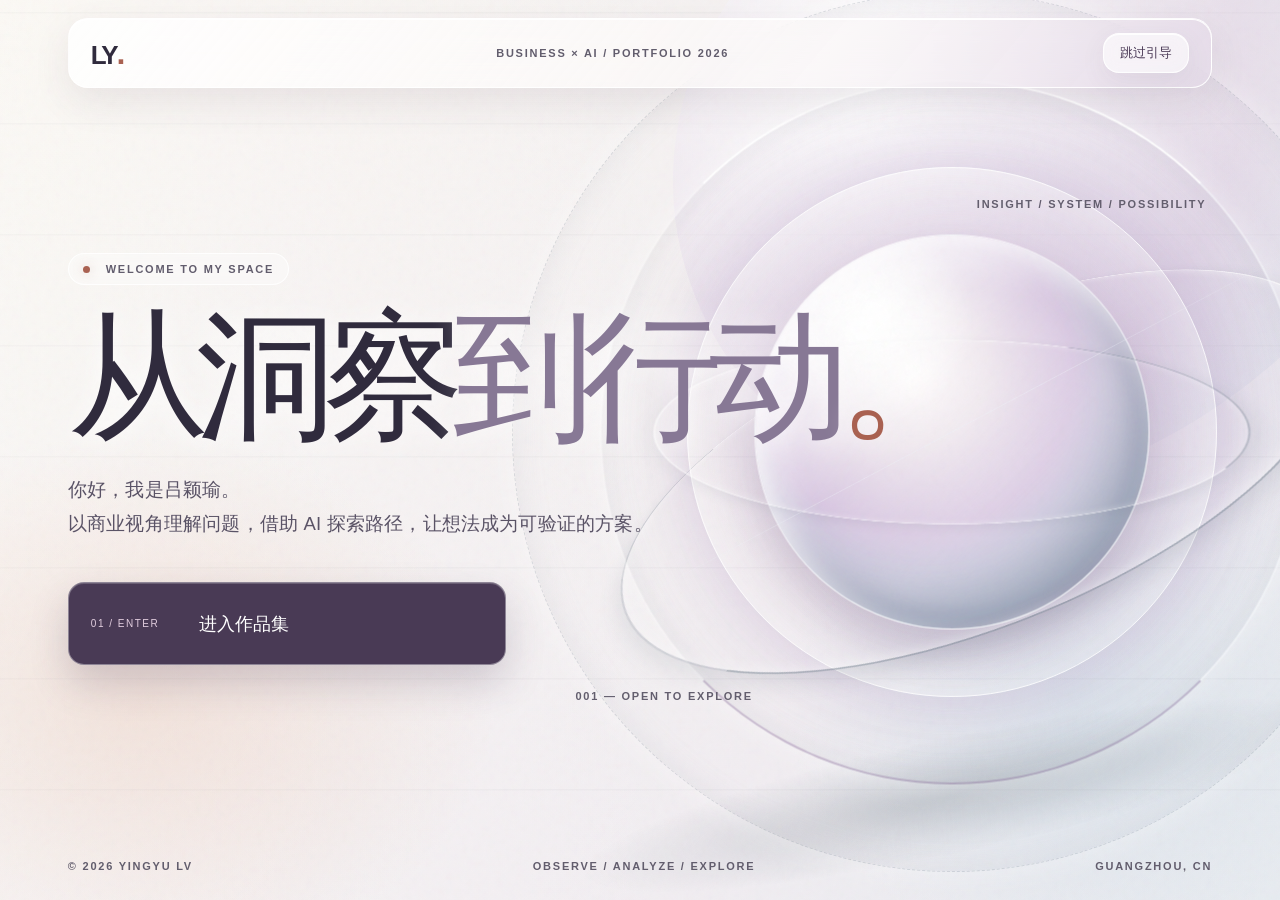
<file: index.html>
<!doctype html>
<html lang="zh-CN">
<head>
  <meta charset="utf-8">
  <meta name="viewport" content="width=device-width, initial-scale=1">
  <meta name="theme-color" content="#faf7f2">
  <meta name="description" content="吕颖瑜的个人网站。以商业学科训练为基础，结合跨学科视角与 AI 应用，探索真实问题的可行解法。">
  <title>吕颖瑜 · 商业 × AI × 跨学科实践</title>
  <link rel="stylesheet" href="styles.css">
  <link rel="stylesheet" href="liquid.css">
  <link rel="stylesheet" href="visual-refresh.css">
</head>
<body class="gateway-page">
  <main class="gateway" id="gateway">
    <div class="gateway-grain" aria-hidden="true"></div>
    <header class="gateway-top wrap">
      <a class="brand" href="index.html" aria-label="吕颖瑜，返回入口">LY<span class="brand-mark">.</span></a>
      <span class="eyebrow gateway-top-note">BUSINESS × AI / PORTFOLIO 2026</span>
      <a class="gateway-top-link" href="portfolio.html">跳过引导</a>
    </header>

    <div class="gateway-art" aria-hidden="true">
      <div class="gateway-halo halo-outer"></div>
      <div class="gateway-halo halo-mid"></div>
      <div class="gateway-halo halo-inner"></div>
      <div class="gateway-core"></div>
      <div class="gateway-scan"></div>
      <span class="art-label art-label-top">INSIGHT / SYSTEM / POSSIBILITY</span>
      <span class="art-label art-label-bottom">001 — OPEN TO EXPLORE</span>
    </div>

    <section class="gateway-content wrap" aria-labelledby="gateway-title">
      <p class="eyebrow gateway-kicker"><span class="live-dot"></span> WELCOME TO MY SPACE</p>
      <h1 id="gateway-title">从洞察<span>到行动</span><em>。</em></h1>
      <p class="gateway-intro">你好，我是吕颖瑜。<br>以商业视角理解问题，借助 AI 探索路径，让想法成为可验证的方案。</p>
      <a class="enter-button" href="portfolio.html">
        <span class="enter-index">01 / ENTER</span>
        <span class="enter-text">进入作品集</span>
      </a>
    </section>

    <footer class="gateway-bottom wrap">
      <span>© 2026 YINGYU LV</span>
      <span>OBSERVE / ANALYZE / EXPLORE</span>
      <span>GUANGZHOU, CN</span>
    </footer>
  </main>
  <script src="main.js" defer></script>
</body>
</html>
</file>
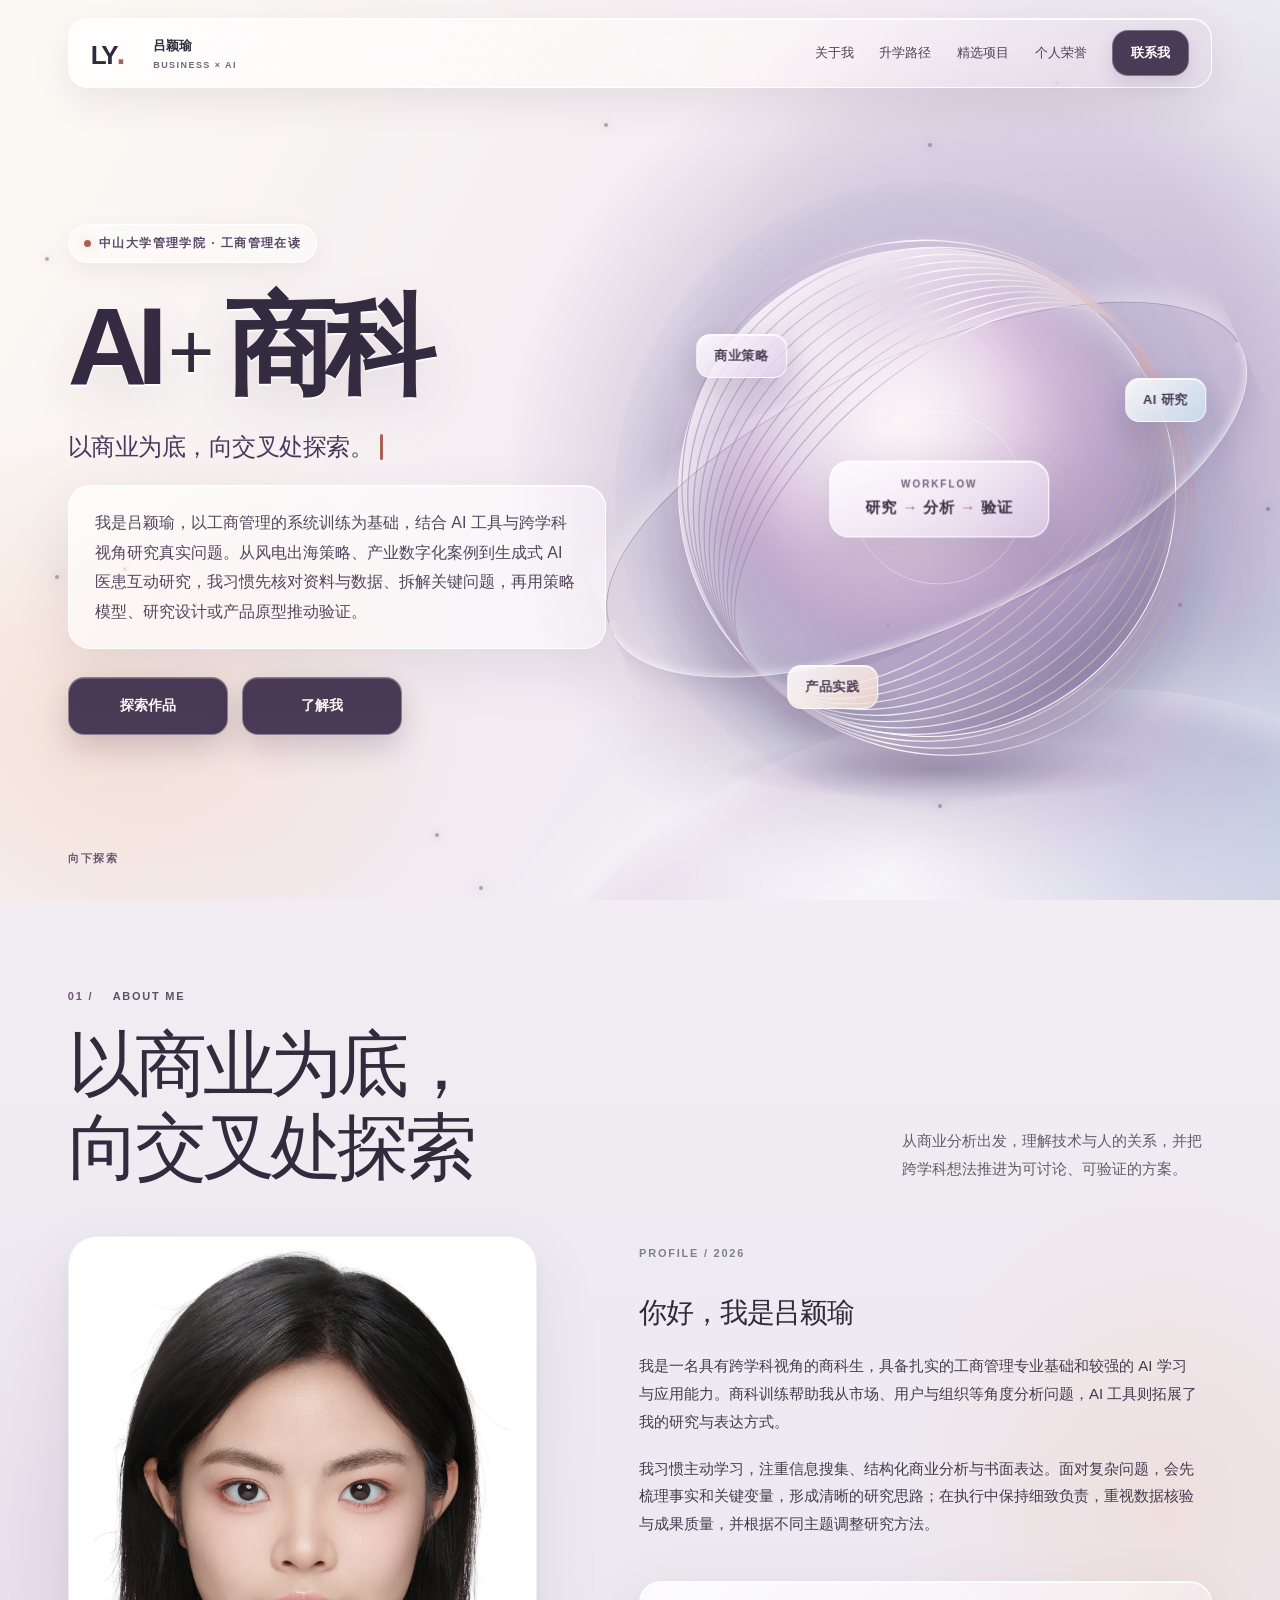
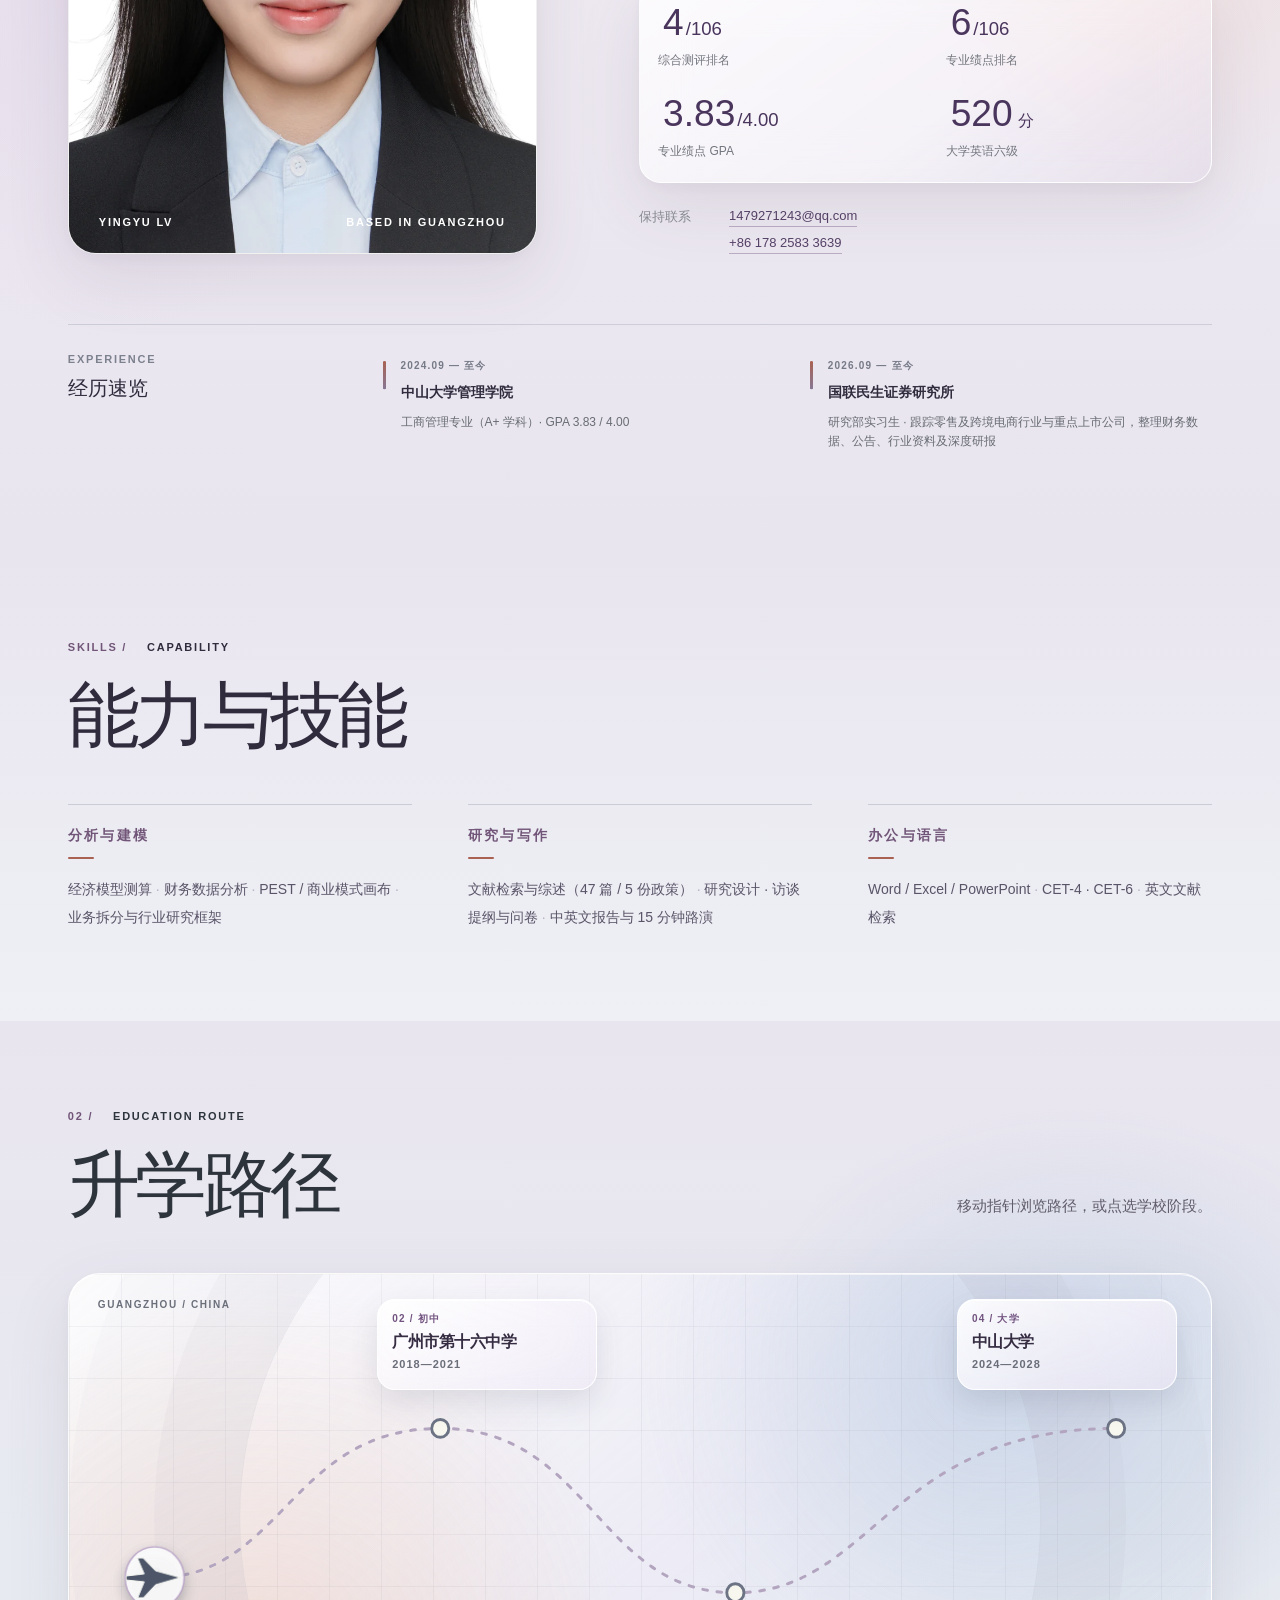
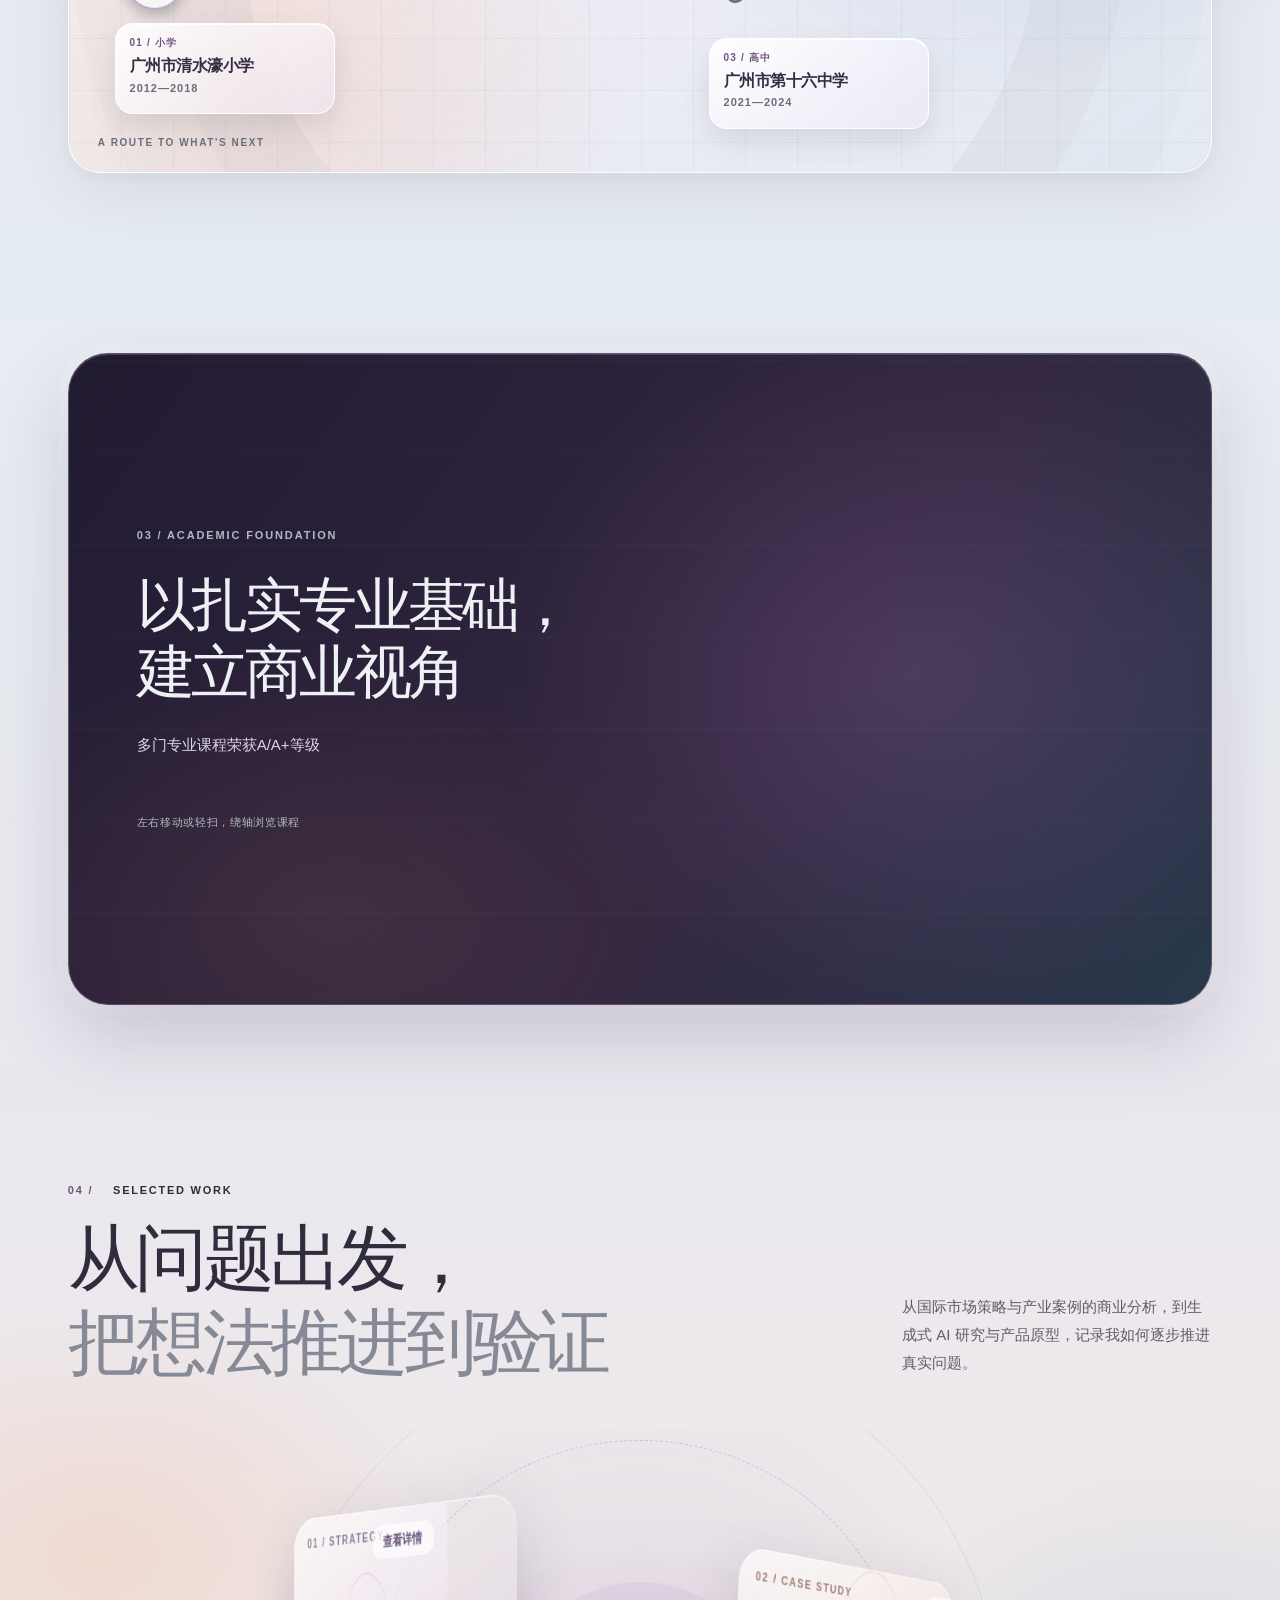
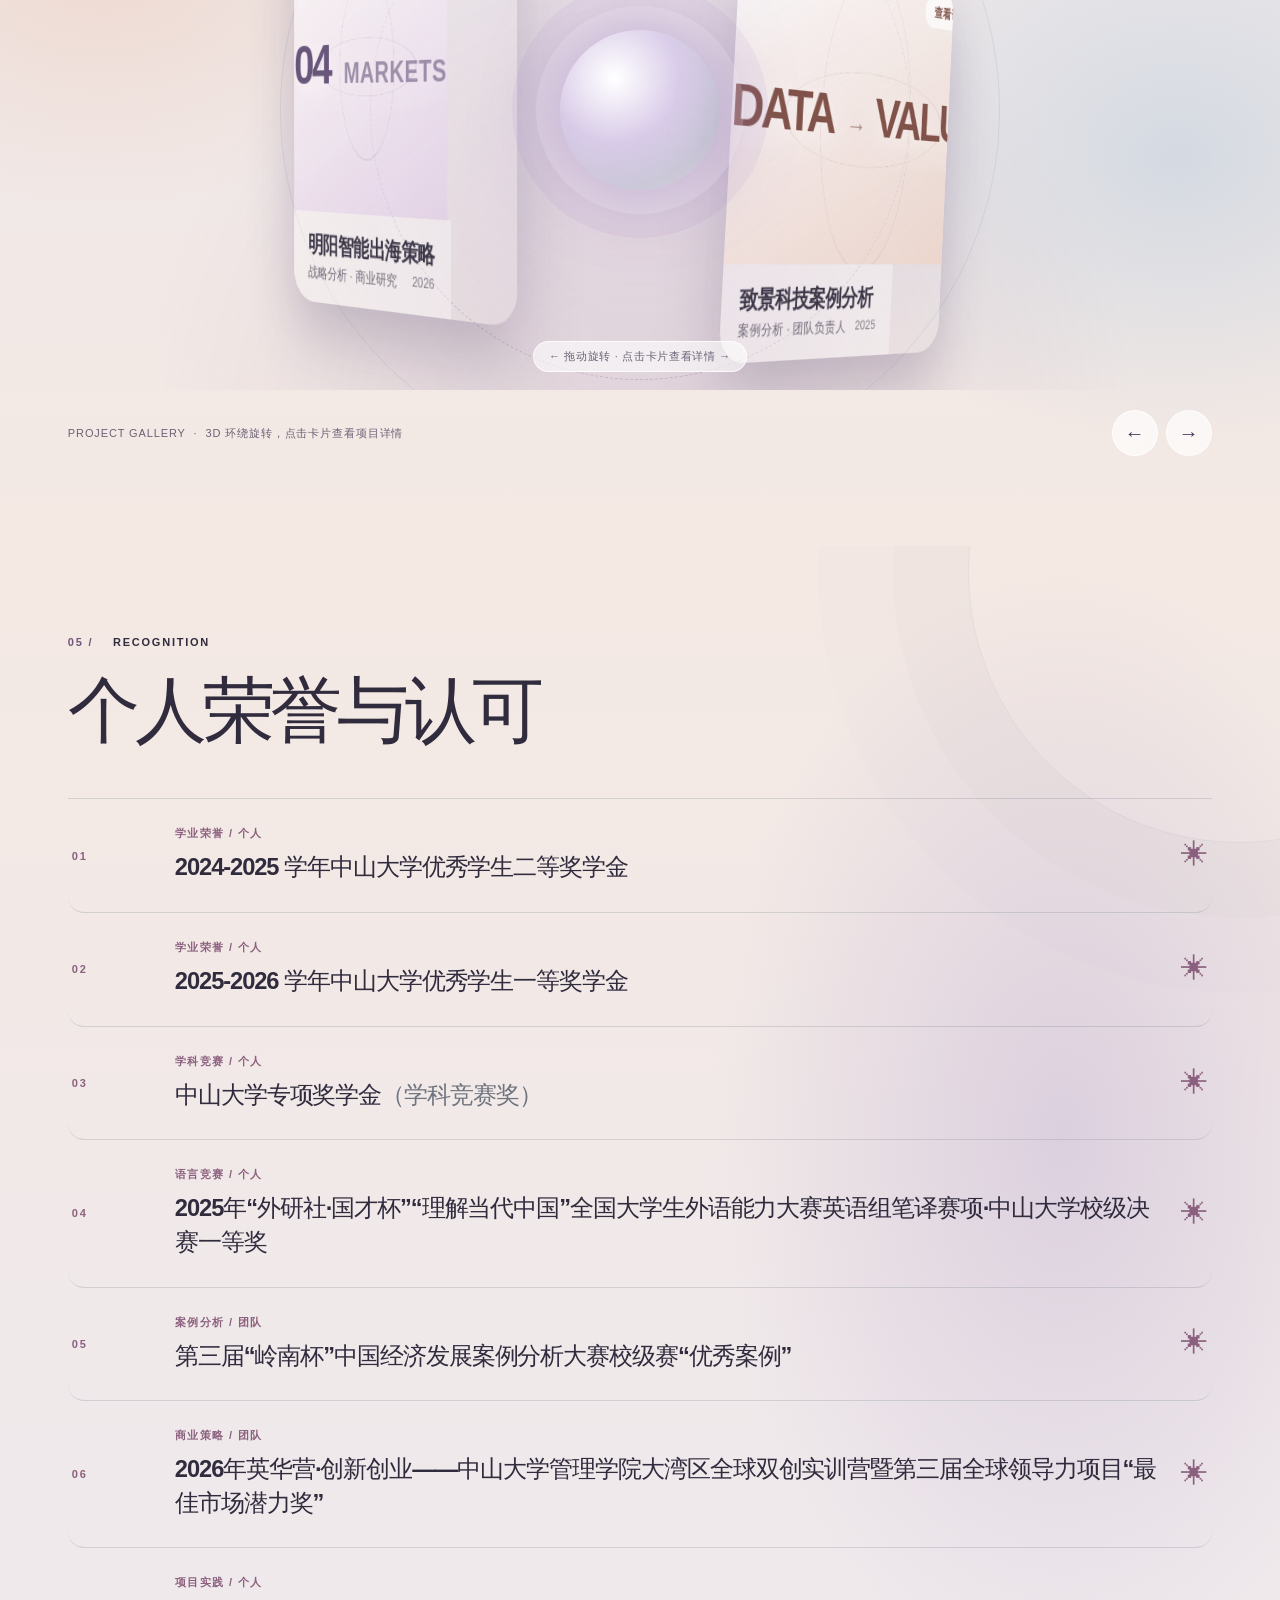
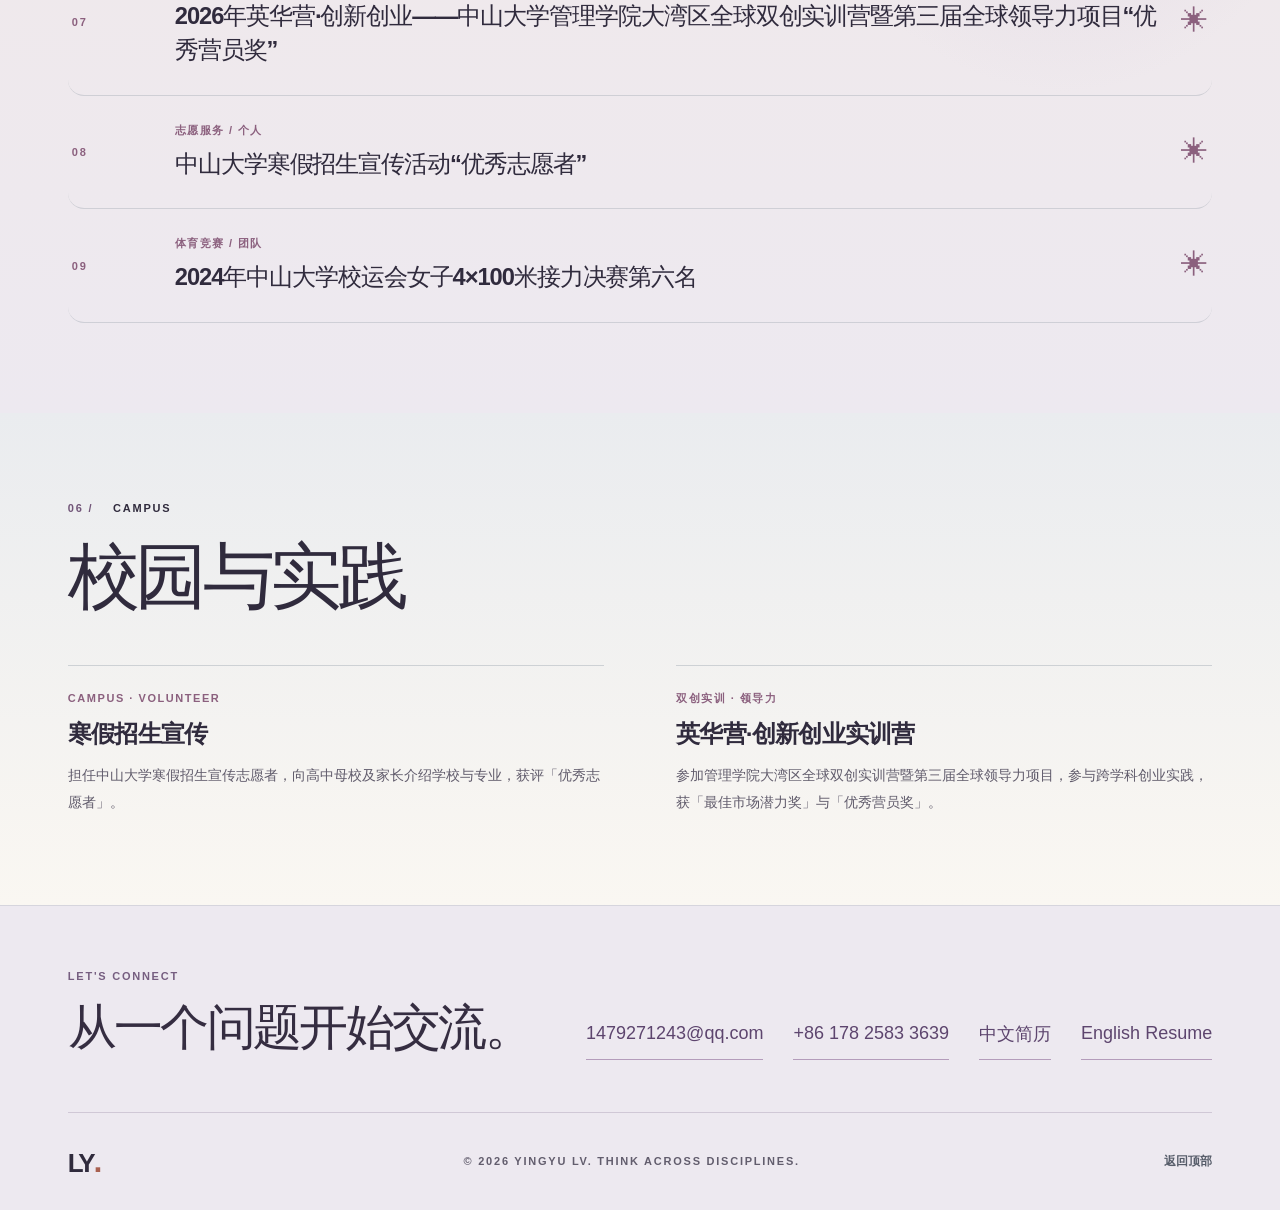
<file: portfolio.html>
<!doctype html>
<html lang="zh-CN">
<head>
  <meta charset="utf-8">
  <meta name="viewport" content="width=device-width, initial-scale=1">
  <meta name="theme-color" content="#faf7f2">
  <meta name="description" content="吕颖瑜的个人网站：以工商管理为基础，结合 AI 应用与跨学科实践，展示产品、研究和商业策略项目。">
  <title>吕颖瑜 · 商业 × AI × 跨学科实践</title>
  <link rel="stylesheet" href="styles.css">
  <link rel="stylesheet" href="liquid.css">
  <link rel="stylesheet" href="course-orb.css">
  <link rel="stylesheet" href="typography.css">
  <link rel="stylesheet" href="project-cards.css">
  <link rel="stylesheet" href="visual-refresh.css">
  <link rel="stylesheet" href="project-map.css">
  <link rel="stylesheet" href="portfolio-v2.css">
</head>
<body class="portfolio-page">
  <a class="skip-link" href="#main">跳到主要内容</a>
  <header class="site-header" id="top">
    <div class="wrap nav-wrap">
      <a class="brand" href="index.html" aria-label="吕颖瑜，返回入口">LY<span class="brand-mark">.</span></a>
      <div class="nav-identity"><strong>吕颖瑜</strong><span>BUSINESS × AI</span></div>
      <button class="menu-toggle" type="button" aria-expanded="false" aria-controls="primary-nav" aria-label="打开导航菜单"><span></span><span></span></button>
      <nav class="primary-nav" id="primary-nav" aria-label="主导航">
        <a href="#about">关于我</a>
        <a href="#journey">升学路径</a>
        <a href="#projects">精选项目</a>
        <a href="#honors">个人荣誉</a>
        <a class="nav-contact" href="mailto:1479271243@qq.com">联系我</a>
      </nav>
    </div>
  </header>

  <main id="main">
    <section class="hero section-shell" aria-labelledby="hero-title">
      <div class="hero-scene" aria-hidden="true">
        <div class="hero-grid"></div>
        <div class="hero-glow"></div>
        <div class="hero-horizon"></div>
        <div class="hero-cursor-glow" id="hero-cursor-glow"></div>
        <div class="hero-particles" id="hero-particles"></div>
      </div>
      <div class="wrap hero-wrap">
        <div class="hero-copy">
          <p class="eyebrow hero-eyebrow"><span class="live-dot"></span> 中山大学管理学院 · 工商管理在读</p>
          <h1 id="hero-title"><span class="hero-title-ai">AI</span><span class="hero-title-plus">+</span><span class="hero-title-business">商科</span></h1>
          <p class="hero-type" aria-hidden="true"><span class="hero-type-text" id="hero-type-text"></span><span class="hero-type-caret"></span></p>
          <p class="hero-lede">我是吕颖瑜，以工商管理的系统训练为基础，结合 AI 工具与跨学科视角研究真实问题。从风电出海策略、产业数字化案例到生成式 AI 医患互动研究，我习惯先核对资料与数据、拆解关键问题，再用策略模型、研究设计或产品原型推动验证。</p>
          <div class="hero-actions">
            <a class="button button-lime hero-action" href="#projects">探索作品</a>
            <a class="button button-lime hero-action" href="#about">了解我</a>
          </div>
        </div>
        <div class="hero-visual" aria-label="玻璃球体上的交互式项目地图">
          <div class="visual-frame">
            <div class="orb-orbit orb-orbit-back" aria-hidden="true"></div>
            <svg viewBox="0 0 620 650" aria-hidden="true" xmlns="http://www.w3.org/2000/svg">
              <defs>
                <radialGradient id="orb" cx="42%" cy="35%" r="61%"><stop offset="0" stop-color="#fffefa" stop-opacity=".88"/><stop offset=".39" stop-color="#e6d2e8" stop-opacity=".45"/><stop offset=".74" stop-color="#9c81b1" stop-opacity=".32"/><stop offset="1" stop-color="#637f9e" stop-opacity="0"/></radialGradient>
                <linearGradient id="line" x1="0" x2="1" y1="1" y2="0"><stop stop-color="#674c7f" stop-opacity=".36"/><stop offset=".45" stop-color="#fffafc" stop-opacity=".98"/><stop offset="1" stop-color="#b07c87" stop-opacity=".58"/></linearGradient>
                <filter id="blur"><feGaussianBlur stdDeviation="27"/></filter>
              </defs>
              <circle cx="325" cy="318" r="245" fill="url(#orb)" filter="url(#blur)"/>
              <g fill="none" stroke="url(#line)" stroke-width="1.35" class="flow-lines">
                <ellipse cx="321" cy="330" rx="126" ry="256" transform="rotate(48 321 330)"/>
                <ellipse cx="321" cy="330" rx="139" ry="256" transform="rotate(48 321 330)"/>
                <ellipse cx="321" cy="330" rx="152" ry="256" transform="rotate(48 321 330)"/>
                <ellipse cx="321" cy="330" rx="165" ry="256" transform="rotate(48 321 330)"/>
                <ellipse cx="321" cy="330" rx="178" ry="256" transform="rotate(48 321 330)"/>
                <ellipse cx="321" cy="330" rx="191" ry="256" transform="rotate(48 321 330)"/>
                <ellipse cx="321" cy="330" rx="204" ry="256" transform="rotate(48 321 330)"/>
                <ellipse cx="321" cy="330" rx="217" ry="256" transform="rotate(48 321 330)"/>
                <ellipse cx="321" cy="330" rx="230" ry="256" transform="rotate(48 321 330)"/>
                <ellipse cx="321" cy="330" rx="243" ry="256" transform="rotate(48 321 330)"/>
                <ellipse cx="321" cy="330" rx="256" ry="256" transform="rotate(48 321 330)"/>
                <ellipse cx="321" cy="330" rx="269" ry="256" transform="rotate(48 321 330)"/>
              </g>
              <circle cx="321" cy="330" r="4" fill="#fffef3"/>
              <circle cx="321" cy="330" r="88" fill="none" stroke="#fafafc" stroke-opacity=".54" stroke-width=".8"/>
            </svg>
            <div class="orb-orbit orb-orbit-front" aria-hidden="true"></div>
            <div class="project-map" role="group" aria-label="交互式项目地图">
              <div class="project-map-core"><span>WORKFLOW</span><strong>研究 <i>→</i> 分析 <i>→</i> 验证</strong></div>
              <div class="project-map-node map-node-strategy">
                <button type="button" aria-expanded="false" aria-controls="map-strategy-projects">商业策略</button>
                <div class="project-map-popover" id="map-strategy-projects" aria-hidden="true" inert><span>相关项目</span><a href="#project-strategy">明阳智能出海策略</a><a href="#project-case">致景科技案例分析 <small>岭南杯</small></a></div>
              </div>
              <div class="project-map-node map-node-research">
                <button type="button" aria-expanded="false" aria-controls="map-research-projects">AI 研究</button>
                <div class="project-map-popover" id="map-research-projects" aria-hidden="true" inert><span>相关项目</span><a href="#project-research">AI 与医患互动研究</a></div>
              </div>
              <div class="project-map-node map-node-product">
                <button type="button" aria-expanded="false" aria-controls="map-product-projects">产品实践</button>
                <div class="project-map-popover" id="map-product-projects" aria-hidden="true" inert><span>相关项目</span><a href="#project-moodbox">MoodBox 小程序 MVP</a></div>
              </div>
            </div>
          </div>
        </div>
        <div class="hero-bottom"><span>向下探索</span></div>
      </div>
    </section>

    <section class="about section-pad" id="about" aria-labelledby="about-title">
      <div class="wrap">
        <div class="section-heading about-heading"><div><p class="eyebrow section-kicker"><span>01 /</span> ABOUT ME</p><h2 id="about-title">以商业为底，<br><em>向交叉处探索</em></h2></div><p>从商业分析出发，理解技术与人的关系，并把跨学科想法推进为可讨论、可验证的方案。</p></div>
        <div class="about-layout">
          <div class="portrait-panel"><img src="assets/yingyu-portrait.webp" alt="吕颖瑜的人像" width="900" height="1100" loading="lazy"><div class="portrait-caption"><span>YINGYU LV</span><span>BASED IN GUANGZHOU</span></div></div>
          <div class="about-copy">
            <p class="mini-label">PROFILE / 2026</p>
            <h3>你好，我是吕颖瑜</h3>
            <p>我是一名具有跨学科视角的商科生，具备扎实的工商管理专业基础和较强的 AI 学习与应用能力。商科训练帮助我从市场、用户与组织等角度分析问题，AI 工具则拓展了我的研究与表达方式。</p>
            <p>我习惯主动学习，注重信息搜集、结构化商业分析与书面表达。面对复杂问题，会先梳理事实和关键变量，形成清晰的研究思路；在执行中保持细致负责，重视数据核验与成果质量，并根据不同主题调整研究方法。</p>
            <div class="about-stats" aria-label="学业数据">
              <div><strong><span class="count" data-count="4">4</span><span class="stat-den">/106</span></strong><span>综合测评排名</span></div>
              <div><strong><span class="count" data-count="6">6</span><span class="stat-den">/106</span></strong><span>专业绩点排名</span></div>
              <div><strong><span class="count" data-count="3.83" data-decimals="2">3.83</span><span class="stat-den">/4.00</span></strong><span>专业绩点 GPA</span></div>
              <div><strong><span class="count" data-count="520">520</span><span>分</span></strong><span>大学英语六级</span></div>
            </div>
            <div class="about-contact"><span>保持联系</span><a href="mailto:1479271243@qq.com">1479271243@qq.com</a><a href="tel:+8617825833639">+86 178 2583 3639</a></div>
          </div>
        </div>
        <div class="experience-strip" aria-label="经历速览">
          <div class="experience-title"><span class="mini-label">EXPERIENCE</span><strong>经历速览</strong></div>
          <div class="experience-item"><time>2024.09 — 至今</time><strong>中山大学管理学院</strong><span>工商管理专业（A+ 学科）· GPA 3.83 / 4.00</span></div>
          <div class="experience-item"><time>2026.09 — 至今</time><strong>国联民生证券研究所</strong><span>研究部实习生 · 跟踪零售及跨境电商行业与重点上市公司，整理财务数据、公告、行业资料及深度研报</span></div>
        </div>
      </div>
    </section>

    <section class="skills section-pad" id="skills" aria-labelledby="skills-title">
      <div class="wrap">
        <div class="section-heading skills-heading">
          <div><p class="eyebrow section-kicker"><span>SKILLS /</span> CAPABILITY</p><h2 id="skills-title">能力与技能</h2></div>
        </div>
        <div class="skills-grid">
          <div class="skill-group">
            <h3>分析与建模</h3>
            <ul>
              <li>经济模型测算</li>
              <li>财务数据分析</li>
              <li>PEST / 商业模式画布</li>
              <li>业务拆分与行业研究框架</li>
            </ul>
          </div>
          <div class="skill-group">
            <h3>研究与写作</h3>
            <ul>
              <li>文献检索与综述（47 篇 / 5 份政策）</li>
              <li>研究设计 · 访谈提纲与问卷</li>
              <li>中英文报告与 15 分钟路演</li>
            </ul>
          </div>
          <div class="skill-group">
            <h3>办公与语言</h3>
            <ul>
              <li>Word / Excel / PowerPoint</li>
              <li>CET-4 · CET-6</li>
              <li>英文文献检索</li>
            </ul>
          </div>
        </div>
      </div>
    </section>

    <section class="journey section-pad" id="journey" aria-labelledby="journey-title">
      <div class="wrap">
        <div class="section-heading journey-heading">
          <div><p class="eyebrow section-kicker"><span>02 /</span> EDUCATION ROUTE</p><h2 id="journey-title">升学路径</h2></div>
          <p>移动指针浏览路径，或点选学校阶段。</p>
        </div>
        <div class="education-map" aria-label="从小学到大学的升学路径图">
          <div class="education-map-top"><span>GUANGZHOU / CHINA</span></div>
          <svg class="education-path-svg education-path-desktop" viewBox="0 0 1200 500" preserveAspectRatio="none" aria-hidden="true" xmlns="http://www.w3.org/2000/svg">
            <path class="education-path-base" d="M90 305 C225 305 232 155 390 155 C548 155 555 320 700 320 C845 320 862 155 1100 155"/>
            <path class="education-path-progress" d="M90 305 C225 305 232 155 390 155 C548 155 555 320 700 320 C845 320 862 155 1100 155"/>
            <circle class="education-path-dot" cx="90" cy="305" r="9"/><circle class="education-path-dot" cx="390" cy="155" r="9"/><circle class="education-path-dot" cx="700" cy="320" r="9"/><circle class="education-path-dot" cx="1100" cy="155" r="9"/>
            <g class="education-plane" transform="translate(90 305)"><circle r="31" class="education-plane-halo"/><path d="M27 0 1-7-12-20h-6l7 16-19 2v4l19 2-7 16h6L1 7Z"/></g>
          </svg>
          <svg class="education-path-svg education-path-mobile" viewBox="0 0 400 760" preserveAspectRatio="none" aria-hidden="true" xmlns="http://www.w3.org/2000/svg">
            <path class="education-path-base" d="M198 65 C318 170 87 235 185 285 C290 340 102 423 205 478 C307 535 108 612 202 690"/>
            <path class="education-path-progress" d="M198 65 C318 170 87 235 185 285 C290 340 102 423 205 478 C307 535 108 612 202 690"/>
            <circle class="education-path-dot" cx="198" cy="65" r="8"/><circle class="education-path-dot" cx="185" cy="285" r="8"/><circle class="education-path-dot" cx="205" cy="478" r="8"/><circle class="education-path-dot" cx="202" cy="690" r="8"/>
            <g class="education-plane" transform="translate(198 65)"><circle r="29" class="education-plane-halo"/><path d="M27 0 1-7-12-20h-6l7 16-19 2v4l19 2-7 16h6L1 7Z"/></g>
          </svg>
          <div class="education-nodes">
            <button class="education-node node-primary" type="button" data-step="0" aria-label="小学，2012至2018，广州市清水濠小学"><span class="education-node-index">01 / 小学</span><strong>广州市清水濠小学</strong><span class="education-years">2012—2018</span></button>
            <button class="education-node node-junior" type="button" data-step="1" aria-label="初中，2018至2021，广州市第十六中学"><span class="education-node-index">02 / 初中</span><strong>广州市第十六中学</strong><span class="education-years">2018—2021</span></button>
            <button class="education-node node-senior" type="button" data-step="2" aria-label="高中，2021至2024，广州市第十六中学"><span class="education-node-index">03 / 高中</span><strong>广州市第十六中学</strong><span class="education-years">2021—2024</span></button>
            <button class="education-node node-university" type="button" data-step="3" aria-label="大学，2024至2028，中山大学"><span class="education-node-index">04 / 大学</span><strong>中山大学</strong><span class="education-years">2024—2028</span></button>
          </div>
          <span class="education-map-bottom">A ROUTE TO WHAT'S NEXT</span>
        </div>
      </div>
    </section>

    <section class="curriculum section-pad" id="curriculum" aria-labelledby="curriculum-title">
      <div class="wrap">
        <div class="curriculum-panel">
          <div class="curriculum-copy">
            <p class="eyebrow">03 / ACADEMIC FOUNDATION</p>
            <h2 id="curriculum-title">以扎实专业基础，<br><em>建立商业视角</em></h2>
            <p>多门专业课程荣获A/A+等级</p>
            <span class="curriculum-hint">左右移动或轻扫，绕轴浏览课程</span>
            <p class="sr-only">核心专业课程：宏观经济学、微观经济学、组织行为学、营销学原理、消费者行为学、概率与统计、计量经济学、高等数学、线性代数、管理学原理、商法、财务管理、人工智能、服务管理、运作管理、创业基础、社会科学研究方法导论、人工智能与管理、商业伦理、会计学原理、逻辑导论。</p>
          </div>
          <div class="course-orb-visual" aria-hidden="true"><canvas class="course-orb-canvas" id="course-orb"></canvas></div>
        </div>
      </div>
    </section>

    <section class="projects section-pad" id="projects" aria-labelledby="projects-title">
      <div class="wrap">
        <div class="section-heading projects-heading"><div><p class="eyebrow section-kicker"><span>04 /</span> SELECTED WORK</p><h2 id="projects-title">从问题出发，<br><em>把想法推进到验证</em></h2></div><p>从国际市场策略与产业案例的商业分析，到生成式 AI 研究与产品原型，记录我如何逐步推进真实问题。</p></div>
        <div class="ring-gallery" id="ring-gallery">
          <div class="ring-gallery-stage" id="ring-stage" role="region" aria-roledescription="3D 环绕画廊" aria-label="精选项目经历，可拖动旋转或使用左右按钮浏览">
            <span class="ring-orbit ring-orbit-1" aria-hidden="true"></span>
            <span class="ring-orbit ring-orbit-2" aria-hidden="true"></span>
            <span class="ring-core" aria-hidden="true"></span>
            <div class="ring-track" id="ring-track">
              <article class="ring-card ring-card-strategy" id="project-strategy">
                <button class="ring-card-trigger" type="button" data-project="strategy" aria-haspopup="dialog" aria-controls="project-dialog" aria-label="查看明阳智能出海策略项目详情">
                  <span class="ring-card-visual" aria-hidden="true"><span class="ring-card-index">01 / STRATEGY</span><span class="ring-card-art">04 <i>MARKETS</i></span><span class="ring-card-open">查看详情</span></span>
                  <span class="ring-card-body"><strong>明阳智能出海策略</strong><span>战略分析 · 商业研究</span><em>2026</em></span>
                </button>
              </article>
              <article class="ring-card ring-card-case" id="project-case">
                <button class="ring-card-trigger" type="button" data-project="case" aria-haspopup="dialog" aria-controls="project-dialog" aria-label="查看致景科技案例分析项目详情">
                  <span class="ring-card-visual" aria-hidden="true"><span class="ring-card-index">02 / CASE STUDY</span><span class="ring-card-art">DATA <i>→</i> VALUE</span><span class="ring-card-open">查看详情</span></span>
                  <span class="ring-card-body"><strong>致景科技案例分析</strong><span>案例分析 · 团队负责人</span><em>2025</em></span>
                </button>
              </article>
              <article class="ring-card ring-card-research" id="project-research">
                <button class="ring-card-trigger" type="button" data-project="research" aria-haspopup="dialog" aria-controls="project-dialog" aria-label="查看 AI 与医患互动研究项目详情">
                  <span class="ring-card-visual" aria-hidden="true"><span class="ring-card-index">03 / RESEARCH</span><span class="ring-card-art">AI <i>↔</i> 人</span><span class="ring-card-open">查看详情</span></span>
                  <span class="ring-card-body"><strong>AI 与医患互动</strong><span>生成式 AI · 用户研究</span><em>2025—2026</em></span>
                </button>
              </article>
              <article class="ring-card ring-card-moodbox" id="project-moodbox">
                <button class="ring-card-trigger" type="button" data-project="moodbox" aria-haspopup="dialog" aria-controls="project-dialog" aria-label="查看 MoodBox 项目详情">
                  <span class="ring-card-visual" aria-hidden="true"><span class="ring-card-index">04 / PRODUCT</span><span class="ring-card-art">MoodBox<i>.</i></span><span class="ring-card-open">查看详情</span></span>
                  <span class="ring-card-body"><strong>MoodBox</strong><span>产品概念 · 小程序 MVP</span><em>2026</em></span>
                </button>
              </article>
              <article class="ring-card ring-card-rae" id="project-rae">
                <button class="ring-card-trigger" type="button" data-project="rae" aria-haspopup="dialog" aria-controls="project-dialog" aria-label="查看 RAE 火箭计划科研助理项目详情">
                  <span class="ring-card-visual" aria-hidden="true"><span class="ring-card-index">05 / RESEARCH</span><span class="ring-card-art">RAE <i>LAB</i></span><span class="ring-card-open">查看详情</span></span>
                  <span class="ring-card-body"><strong>RAE 火箭计划科研助理</strong><span>科研助理 · 文献综述</span><em>2025—2026</em></span>
                </button>
              </article>
            </div>
            <span class="ring-hint" aria-hidden="true">← 拖动旋转 · 点击卡片查看详情 →</span>
          </div>
          <div class="ring-gallery-bar">
            <span>PROJECT GALLERY <i>·</i> 3D 环绕旋转，点击卡片查看项目详情</span>
            <div class="ring-nav" aria-label="项目画廊控制">
              <button type="button" class="ring-prev" aria-label="查看上一个项目">←</button>
              <button type="button" class="ring-next" aria-label="查看下一个项目">→</button>
            </div>
          </div>
        </div>
      </div>
    </section>

    <section class="honors section-pad" id="honors" aria-labelledby="honors-title">
      <div class="wrap">
        <div class="section-heading honors-heading">
          <div><p class="eyebrow section-kicker"><span>05 /</span> RECOGNITION</p><h2 id="honors-title">个人荣誉<span>与认可</span></h2></div>
        </div>
        <div class="honors-list">
          <article class="honor-item"><span class="honor-number">01</span><div class="honor-main"><span class="honor-category">学业荣誉 / 个人</span><h3>2024-2025 学年中山大学优秀学生二等奖学金</h3></div><span class="honor-symbol" aria-hidden="true">✳</span></article>
          <article class="honor-item"><span class="honor-number">02</span><div class="honor-main"><span class="honor-category">学业荣誉 / 个人</span><h3>2025-2026 学年中山大学优秀学生一等奖学金</h3></div><span class="honor-symbol" aria-hidden="true">✳</span></article>
          <article class="honor-item"><span class="honor-number">03</span><div class="honor-main"><span class="honor-category">学科竞赛 / 个人</span><h3>中山大学专项奖学金<span>（学科竞赛奖）</span></h3></div><span class="honor-symbol" aria-hidden="true">✳</span></article>
          <article class="honor-item"><span class="honor-number">04</span><div class="honor-main"><span class="honor-category">语言竞赛 / 个人</span><h3>2025年“外研社·国才杯”“理解当代中国”全国大学生外语能力大赛英语组笔译赛项·中山大学校级决赛一等奖</h3></div><span class="honor-symbol" aria-hidden="true">✳</span></article>
          <article class="honor-item"><span class="honor-number">05</span><div class="honor-main"><span class="honor-category">案例分析 / 团队</span><h3>第三届“岭南杯”中国经济发展案例分析大赛校级赛“优秀案例”</h3></div><span class="honor-symbol" aria-hidden="true">✳</span></article>
          <article class="honor-item"><span class="honor-number">06</span><div class="honor-main"><span class="honor-category">商业策略 / 团队</span><h3>2026年英华营·创新创业——中山大学管理学院大湾区全球双创实训营暨第三届全球领导力项目“最佳市场潜力奖”</h3></div><span class="honor-symbol" aria-hidden="true">✳</span></article>
          <article class="honor-item"><span class="honor-number">07</span><div class="honor-main"><span class="honor-category">项目实践 / 个人</span><h3>2026年英华营·创新创业——中山大学管理学院大湾区全球双创实训营暨第三届全球领导力项目“优秀营员奖”</h3></div><span class="honor-symbol" aria-hidden="true">✳</span></article>
          <article class="honor-item"><span class="honor-number">08</span><div class="honor-main"><span class="honor-category">志愿服务 / 个人</span><h3>中山大学寒假招生宣传活动“优秀志愿者”</h3></div><span class="honor-symbol" aria-hidden="true">✳</span></article>
          <article class="honor-item"><span class="honor-number">09</span><div class="honor-main"><span class="honor-category">体育竞赛 / 团队</span><h3>2024年中山大学校运会女子4×100米接力决赛第六名</h3></div><span class="honor-symbol" aria-hidden="true">✳</span></article>
        </div>
      </div>
    </section>

    <section class="practice section-pad" id="practice" aria-labelledby="practice-title">
      <div class="wrap">
        <div class="section-heading practice-heading">
          <div><p class="eyebrow section-kicker"><span>06 /</span> CAMPUS</p><h2 id="practice-title">校园<span>与实践</span></h2></div>
        </div>
        <div class="practice-grid">
          <article class="practice-card">
            <span class="practice-role">CAMPUS · VOLUNTEER</span>
            <h3>寒假招生宣传</h3>
            <p>担任中山大学寒假招生宣传志愿者，向高中母校及家长介绍学校与专业，获评「优秀志愿者」。</p>
          </article>
          <article class="practice-card">
            <span class="practice-role">双创实训 · 领导力</span>
            <h3>英华营·创新创业实训营</h3>
            <p>参加管理学院大湾区全球双创实训营暨第三届全球领导力项目，参与跨学科创业实践，获「最佳市场潜力奖」与「优秀营员奖」。</p>
          </article>
        </div>
      </div>
    </section>

  </main>

  <footer class="site-footer">
    <div class="wrap footer-contact">
      <div><span class="mini-label">LET'S CONNECT</span><strong>从一个问题开始交流。</strong></div>
      <nav class="footer-links" aria-label="联系方式与简历下载">
        <a href="mailto:1479271243@qq.com">1479271243@qq.com</a>
        <a href="tel:+8617825833639">+86 178 2583 3639</a>
        <a href="assets/resume-zh.pdf" download>中文简历</a>
        <a href="assets/resume-en.pdf" download>English Resume</a>
      </nav>
    </div>
    <div class="wrap">
      <a class="brand" href="index.html" aria-label="返回入口">LY<span class="brand-mark">.</span></a>
      <span>© 2026 YINGYU LV. THINK ACROSS DISCIPLINES.</span>
      <a href="#top">返回顶部</a>
    </div>
  </footer>

  <dialog class="project-dialog" id="project-dialog" aria-labelledby="dialog-title"><button class="dialog-close" type="button" aria-label="关闭项目详情">×</button><div class="dialog-content"></div></dialog>
  <script src="main.js" defer></script>
  <script src="course-orb.js" defer></script>
  <script src="portfolio-v2.js" defer></script>
</body>
</html>
</file>
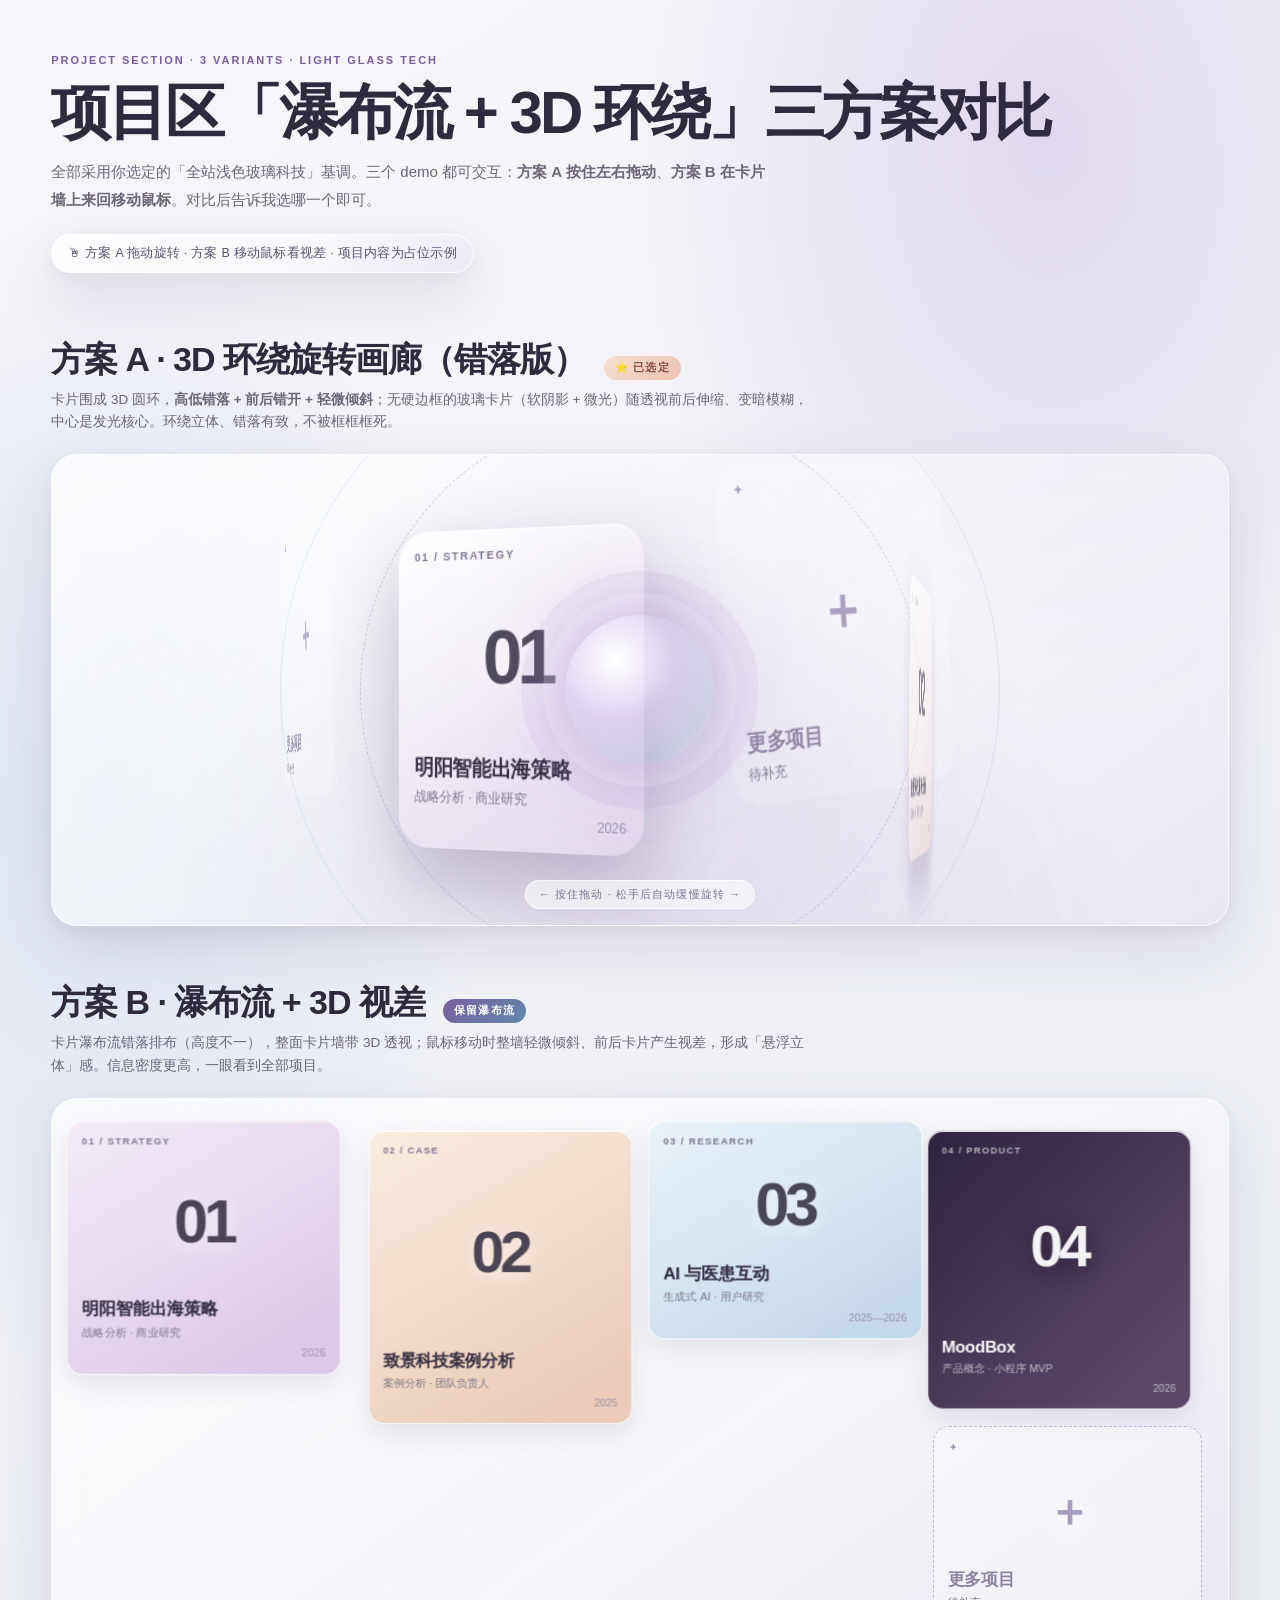
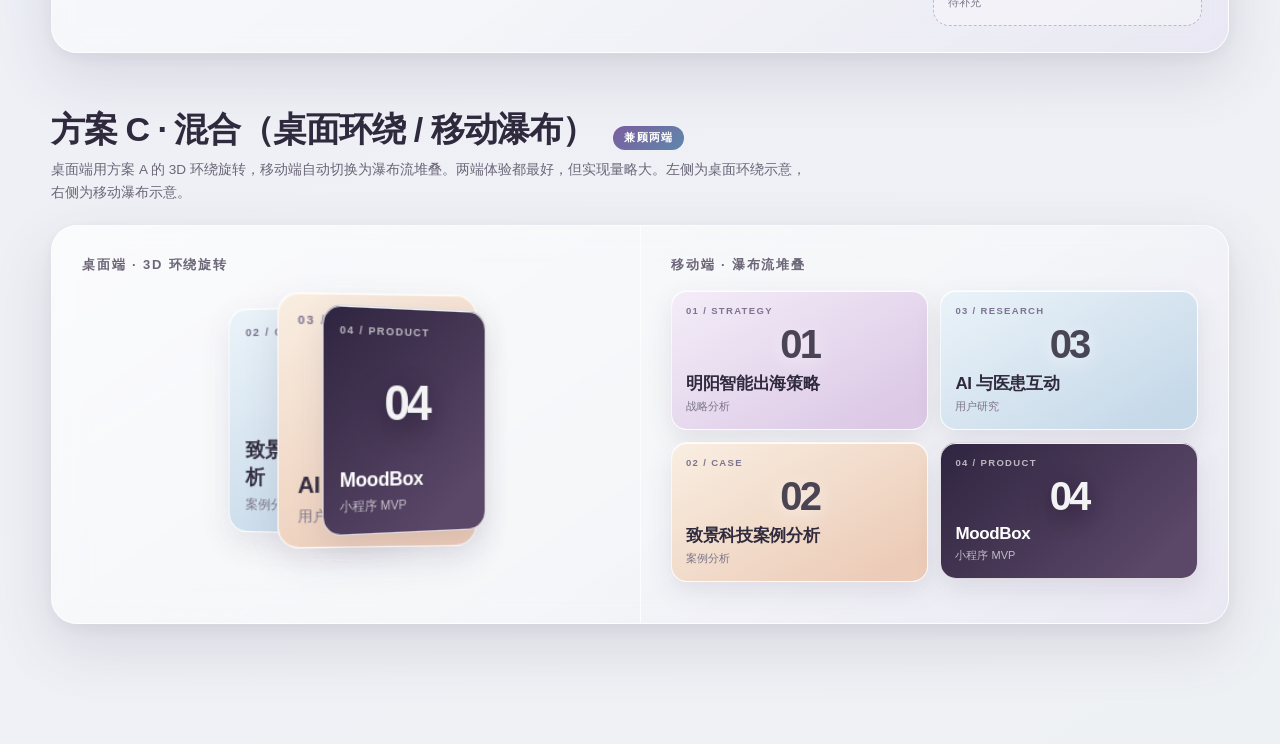
<file: preview.html>
<!doctype html>
<html lang="zh-CN">
<head>
<meta charset="utf-8">
<meta name="viewport" content="width=device-width, initial-scale=1">
<title>项目区三方案对比 · 浅色玻璃科技</title>
<style>
  :root{
    --ink:#2f2a3d; --muted:#6c6678; --lilac:#7a5e9e; --violet:#6b5b9e;
    --sky:#5f87ab; --clay:#b56a5e; --line:rgba(255,255,255,.72);
    --glass:linear-gradient(145deg,rgba(255,255,255,.72),rgba(255,255,255,.38) 58%,rgba(226,219,240,.42));
    --shadow:0 22px 60px rgba(80,64,102,.14), 0 5px 16px rgba(80,64,102,.06);
  }
  *{box-sizing:border-box}
  body{margin:0;color:var(--ink);font-family:Inter,"PingFang SC","Hiragino Sans GB","Microsoft YaHei",sans-serif;
    background:
      radial-gradient(ellipse 46% 36% at 82% 6%, rgba(185,166,214,.34), transparent 72%),
      radial-gradient(ellipse 42% 34% at 8% 34%, rgba(169,196,222,.30), transparent 74%),
      linear-gradient(150deg,#f8f6fb,#eef0f6 55%,#eef1f4);
    -webkit-font-smoothing:antialiased;padding:0 0 120px}
  .top{padding:54px max(24px,4vw) 10px}
  .top .eyebrow{font-size:11px;letter-spacing:.18em;color:var(--lilac);font-weight:650}
  .top h1{font-size:clamp(34px,5vw,60px);letter-spacing:-.05em;font-weight:620;margin:14px 0 12px;line-height:1.1}
  .top p{max-width:720px;color:var(--muted);font-size:15px;line-height:1.85;margin:0}
  .top .hint{display:inline-flex;gap:8px;margin-top:20px;padding:10px 16px;border:1px solid var(--line);
    border-radius:999px;background:var(--glass);box-shadow:var(--shadow);font-size:12.5px;color:#5a5470;letter-spacing:.02em}
  .demo{margin:54px max(24px,4vw) 0}
  .demo-head{display:flex;align-items:baseline;gap:18px;flex-wrap:wrap;margin-bottom:6px}
  .demo-head h2{font-size:clamp(24px,3vw,34px);letter-spacing:-.03em;font-weight:640;margin:0}
  .demo-head .badge{font-size:10.5px;letter-spacing:.12em;font-weight:700;padding:5px 11px;border-radius:999px;
    color:#fff;background:linear-gradient(135deg,#7a5e9e,#5f87ab)}
  .demo-head .rec{color:#8a4b41;background:linear-gradient(135deg,#f6dfd2,#eec3b2)}
  .demo>p.cap{color:var(--muted);font-size:13.5px;line-height:1.7;margin:6px 0 20px;max-width:760px}
  .panel{position:relative;border:1px solid var(--line);border-radius:26px;background:var(--glass);
    box-shadow:var(--shadow);backdrop-filter:blur(14px);-webkit-backdrop-filter:blur(14px);
    overflow:hidden}

  /* ---- 通用卡片 ---- */
  .mc{position:relative;border:1px solid rgba(255,255,255,.82);border-radius:16px;background:#fff;
    box-shadow:0 10px 26px rgba(80,64,102,.12), inset 0 1px rgba(255,255,255,.92);
    display:flex;flex-direction:column;overflow:hidden;color:#2f2a3d}
  .mc .mc-idx{font-size:9.5px;font-weight:700;letter-spacing:.14em;color:#7d7492;padding:14px 14px 0}
  .mc .mc-art{flex:1;display:flex;align-items:center;justify-content:center;font-size:60px;font-weight:600;
    letter-spacing:-.07em;color:rgba(47,42,61,.86);line-height:1;padding:8px 14px;text-shadow:0 4px 18px rgba(255,255,255,.7)}
  .mc .mc-body{display:grid;gap:4px;padding:0 14px 15px}
  .mc .mc-body strong{font-size:17px;font-weight:620;letter-spacing:-.02em}
  .mc .mc-body span{font-size:11px;color:#7c7689}
  .mc .mc-body em{font-size:10.5px;font-style:normal;color:#9a92a8;justify-self:end;margin-top:2px}
  .mc.lilac{background:linear-gradient(150deg,#f4edf8,#dcc9e6 88%)}
  .mc.sand {background:linear-gradient(150deg,#f9eee2,#ecccb8 88%)}
  .mc.sky  {background:linear-gradient(150deg,#ebf3f9,#c6d9e9 88%)}
  .mc.dark {background:linear-gradient(135deg,#2f2540,#5b4768 85%);color:#fff}
  .mc.dark .mc-idx,.mc.dark .mc-body span,.mc.dark .mc-body em{color:rgba(255,255,255,.66)}
  .mc.dark .mc-art{color:rgba(255,255,255,.94);text-shadow:0 6px 22px rgba(20,12,34,.5)}
  .mc.ghost{border:1.5px dashed rgba(122,94,158,.4);background:rgba(255,255,255,.32);color:#8d83a0;box-shadow:none}
  .mc.ghost .mc-art{color:#a79cc0;font-size:44px}
  .ring-card .mc{height:100%;width:100%;border:none;border-radius:26px;
    box-shadow:0 26px 60px rgba(80,64,102,.30), inset 0 1px rgba(255,255,255,.72);
    backdrop-filter:blur(14px);-webkit-backdrop-filter:blur(14px)}
  .ring-card .mc.lilac{background:linear-gradient(150deg, rgba(255,255,255,.72), rgba(224,202,232,.44))}
  .ring-card .mc.sand {background:linear-gradient(150deg, rgba(255,255,255,.72), rgba(240,204,184,.44))}
  .ring-card .mc.sky  {background:linear-gradient(150deg, rgba(255,255,255,.72), rgba(200,218,233,.48))}
  .ring-card .mc.dark {background:linear-gradient(150deg, rgba(47,37,64,.86), rgba(91,71,104,.66))}
  .ring-card .mc.ghost{border:none;background:rgba(255,255,255,.16);box-shadow:none}
  #masonry .mc{transform:translateZ(var(--z,0px))}

  /* ---- A：3D 环绕旋转 ---- */
  #ringStage{height:470px;perspective:1250px;background:
    radial-gradient(circle at 50% 54%, rgba(185,166,214,.20), transparent 52%),
    radial-gradient(ellipse at 50% 108%, rgba(122,94,158,.14), transparent 60%);}
  #ring{position:absolute;inset:0;transform-style:preserve-3d}
  .ring-card{position:absolute;left:50%;top:50%;width:206px;height:250px;backface-visibility:hidden;
    will-change:transform,opacity,filter;cursor:grab}
  .ring-card:active{cursor:grabbing}
  #ringCore{position:absolute;left:50%;top:50%;transform:translate(-50%,-50%);z-index:999;width:150px;height:150px;
    border-radius:50%;pointer-events:none;
    background:radial-gradient(circle at 34% 30%, #fff, rgba(210,194,238,.55) 42%, rgba(140,160,196,.25) 72%, transparent);
    box-shadow:0 0 70px rgba(151,120,190,.5), 0 0 0 22px rgba(255,255,255,.20), 0 0 0 44px rgba(151,120,190,.08)}
  .orbit-ring{position:absolute;left:50%;top:50%;border-radius:50%;pointer-events:none}
  .orbit-1{width:560px;height:560px;transform:translate(-50%,-50%);border:1px dashed rgba(122,94,158,.28)}
  .orbit-2{width:720px;height:720px;transform:translate(-50%,-50%);border:1px solid rgba(95,135,171,.14)}
  #ringStage .drag-hint{position:absolute;left:50%;bottom:16px;transform:translateX(-50%);font-size:11px;
    letter-spacing:.1em;color:#7d7492;background:rgba(255,255,255,.6);padding:6px 13px;border-radius:999px;border:1px solid var(--line)}

  /* ---- B：瀑布流 + 3D 视差 ---- */
  #masonryStage{height:auto;min-height:430px;perspective:1500px;padding:26px}
  #masonryTilt{transform-style:preserve-3d;transition:transform .22s cubic-bezier(.2,.7,.2,1);will-change:transform}
  #masonry{column-count:4;column-gap:16px;transform-style:preserve-3d}
  #masonry .mc{break-inside:avoid;margin-bottom:16px;width:100%}
  @media(max-width:820px){ #masonry{column-count:2} }
  @media(max-width:480px){ #masonry{column-count:1} }

  /* ---- C：混合 ---- */
  .hybrid{display:grid;grid-template-columns:1fr 1fr;gap:0}
  .hybrid .half{padding:30px}
  .hybrid .half+.half{border-left:1px solid var(--line)}
  .hybrid .half h3{font-size:13px;letter-spacing:.14em;font-weight:700;color:#6c6678;margin:0 0 16px}
  .mini-ring{height:260px;perspective:900px;position:relative}
  .mini-ring .mc{position:absolute;left:50%;top:50%;width:150px;height:190px}
  .mini-ring .mc .mc-art{font-size:42px}
  .mini-masonry{column-count:2;column-gap:12px}
  .mini-masonry .mc{break-inside:avoid;margin-bottom:12px}
  .mini-masonry .mc .mc-art{font-size:40px}
  @media(max-width:700px){ .hybrid{grid-template-columns:1fr} .hybrid .half+.half{border-left:0;border-top:1px solid var(--line)} }

  @media(prefers-reduced-motion:reduce){ *{transition:none!important;animation:none!important} }
</style>
</head>
<body>

<div class="top">
  <div class="eyebrow">PROJECT SECTION · 3 VARIANTS · LIGHT GLASS TECH</div>
  <h1>项目区「瀑布流 + 3D 环绕」三方案对比</h1>
  <p>全部采用你选定的「全站浅色玻璃科技」基调。三个 demo 都可交互：<b>方案 A 按住左右拖动</b>、<b>方案 B 在卡片墙上来回移动鼠标</b>。对比后告诉我选哪一个即可。</p>
  <span class="hint">🖱 方案 A 拖动旋转 · 方案 B 移动鼠标看视差 · 项目内容为占位示例</span>
</div>

<!-- ============ 方案 A ============ -->
<section class="demo" id="demoA">
  <div class="demo-head"><h2>方案 A · 3D 环绕旋转画廊（错落版）</h2><span class="badge rec">⭐ 已选定</span></div>
  <p class="cap">卡片围成 3D 圆环，<b>高低错落 + 前后错开 + 轻微倾斜</b>；无硬边框的玻璃卡片（软阴影 + 微光）随透视前后伸缩、变暗模糊，中心是发光核心。环绕立体、错落有致，不被框框框死。</p>
  <div class="panel">
    <div id="ringStage">
      <div class="orbit-ring orbit-1"></div>
      <div class="orbit-ring orbit-2"></div>
      <div id="ringCore"></div>
      <div id="ring"></div>
      <span class="drag-hint">← 按住拖动 · 松手后自动缓慢旋转 →</span>
    </div>
  </div>
</section>

<!-- ============ 方案 B ============ -->
<section class="demo" id="demoB">
  <div class="demo-head"><h2>方案 B · 瀑布流 + 3D 视差</h2><span class="badge">保留瀑布流</span></div>
  <p class="cap">卡片瀑布流错落排布（高度不一），整面卡片墙带 3D 透视；鼠标移动时整墙轻微倾斜、前后卡片产生视差，形成「悬浮立体」感。信息密度更高，一眼看到全部项目。</p>
  <div class="panel">
    <div id="masonryStage">
      <div id="masonryTilt"><div id="masonry"></div></div>
    </div>
  </div>
</section>

<!-- ============ 方案 C ============ -->
<section class="demo" id="demoC">
  <div class="demo-head"><h2>方案 C · 混合（桌面环绕 / 移动瀑布）</h2><span class="badge">兼顾两端</span></div>
  <p class="cap">桌面端用方案 A 的 3D 环绕旋转，移动端自动切换为瀑布流堆叠。两端体验都最好，但实现量略大。左侧为桌面环绕示意，右侧为移动瀑布示意。</p>
  <div class="panel">
    <div class="hybrid">
      <div class="half">
        <h3>桌面端 · 3D 环绕旋转</h3>
        <div class="mini-ring">
          <div class="mc lilac" style="transform:translate(-50%,-50%) rotateY(-24deg) translateZ(0)"><span class="mc-idx">01 / STRATEGY</span><span class="mc-art">01</span><div class="mc-body"><strong>明阳智能出海策略</strong><span>战略分析</span></div></div>
          <div class="mc sky" style="transform:translate(-50%,-50%) rotateY(-10deg) translateZ(150px)"><span class="mc-idx">02 / CASE</span><span class="mc-art">02</span><div class="mc-body"><strong>致景科技案例分析</strong><span>案例分析</span></div></div>
          <div class="mc sand" style="transform:translate(-50%,-50%) rotateY(6deg) translateZ(230px)"><span class="mc-idx">03 / RESEARCH</span><span class="mc-art">03</span><div class="mc-body"><strong>AI 与医患互动</strong><span>用户研究</span></div></div>
          <div class="mc dark" style="transform:translate(-50%,-50%) rotateY(20deg) translateZ(150px)"><span class="mc-idx">04 / PRODUCT</span><span class="mc-art">04</span><div class="mc-body"><strong>MoodBox</strong><span>小程序 MVP</span></div></div>
        </div>
      </div>
      <div class="half">
        <h3>移动端 · 瀑布流堆叠</h3>
        <div class="mini-masonry">
          <div class="mc lilac"><span class="mc-idx">01 / STRATEGY</span><span class="mc-art">01</span><div class="mc-body"><strong>明阳智能出海策略</strong><span>战略分析</span></div></div>
          <div class="mc sand"><span class="mc-idx">02 / CASE</span><span class="mc-art">02</span><div class="mc-body"><strong>致景科技案例分析</strong><span>案例分析</span></div></div>
          <div class="mc sky"><span class="mc-idx">03 / RESEARCH</span><span class="mc-art">03</span><div class="mc-body"><strong>AI 与医患互动</strong><span>用户研究</span></div></div>
          <div class="mc dark"><span class="mc-idx">04 / PRODUCT</span><span class="mc-art">04</span><div class="mc-body"><strong>MoodBox</strong><span>小程序 MVP</span></div></div>
        </div>
      </div>
    </div>
  </div>
</section>

<script>
(function(){
  var proj = [
    {idx:'01', tag:'STRATEGY', title:'明阳智能出海策略', sub:'战略分析 · 商业研究', year:'2026', cls:'lilac'},
    {idx:'02', tag:'CASE',     title:'致景科技案例分析', sub:'案例分析 · 团队负责人', year:'2025', cls:'sand'},
    {idx:'03', tag:'RESEARCH', title:'AI 与医患互动', sub:'生成式 AI · 用户研究', year:'2025—2026', cls:'sky'},
    {idx:'04', tag:'PRODUCT',  title:'MoodBox', sub:'产品概念 · 小程序 MVP', year:'2026', cls:'dark'}
  ];
  function card(p, ghost){
    if(ghost) return '<div class="mc ghost"><span class="mc-idx">＋</span><span class="mc-art">＋</span><div class="mc-body"><strong>更多项目</strong><span>待补充</span></div></div>';
    return '<div class="mc '+p.cls+'"><span class="mc-idx">'+p.idx+' / '+p.tag+'</span><span class="mc-art">'+p.idx+'</span><div class="mc-body"><strong>'+p.title+'</strong><span>'+p.sub+'</span><em>'+p.year+'</em></div></div>';
  }

  // ===== 方案 A：3D 环绕 =====
  var ring = document.getElementById('ring');
  if(ring){
    var order = [proj[0], null, proj[1], null, proj[2], null, proj[3], null];
    ring.innerHTML = order.map(function(p,i){ return '<div class="ring-card">'+(p?card(p):card(null,true))+'</div>'; }).join('');
    var cards = [].slice.call(ring.querySelectorAll('.ring-card'));
    var N = cards.length, R = 300, step = 360/N, rotY = -20;
    var dragging = false, lastX = 0, vel = 0;
    var reduced = window.matchMedia('(prefers-reduced-motion: reduce)').matches;
    var staggerY = [0,-46,28,-18,40,-52,16,-34];
    var staggerR = [0,40,-24,18,-30,24,-16,30];
    var staggerT = [0,-4,3,-2,4,-3,2,-4];

    function apply(){
      cards.forEach(function(c, i){
        var ang = rotY + i*step, rad = ang*Math.PI/180;
        var depth = Math.cos(rad), vis = (depth+1)/2;
        var ty = staggerY[i], r = R + staggerR[i], tz = staggerT[i];
        c.style.transform = 'translate(-50%,-50%) translateY('+ty+'px) rotateY('+ang+'deg) translateZ('+r+'px) rotateZ('+tz+'deg)';
        c.style.zIndex = String(Math.round(1000 + depth*100));
        c.style.opacity = (0.3 + 0.7*vis).toFixed(2);
        c.style.filter = 'blur('+(1-vis)*2.5+'px)';
      });
    }
    var stage = document.getElementById('ringStage');
    stage.addEventListener('pointerdown', function(e){ dragging=true; lastX=e.clientX; vel=0; stage.setPointerCapture(e.pointerId); });
    stage.addEventListener('pointermove', function(e){ if(!dragging) return; var dx=e.clientX-lastX; lastX=e.clientX; vel=dx*0.45; rotY+=dx*0.45; apply(); });
    var up=function(){ dragging=false; };
    stage.addEventListener('pointerup', up);
    stage.addEventListener('pointercancel', up);
    function loop(){ if(!dragging && !reduced){ rotY += 0.10; apply(); } requestAnimationFrame(loop); }
    apply(); requestAnimationFrame(loop);
  }

  // ===== 方案 B：瀑布流 + 视差 =====
  var masonry = document.getElementById('masonry');
  if(masonry){
    var heights = [250, 300, 215, 285, 235, 315];
    masonry.innerHTML = proj.map(function(p,i){
      return '<div class="mc '+p.cls+'" style="height:'+heights[i]+'px;--z:'+((i%2? -30: 30))+'px">'+card(p).replace('<div class="mc '+p.cls+'">','')+'</div>';
    }).join('') + '<div class="mc ghost" style="height:200px;--z:0px"><span class="mc-idx">＋</span><span class="mc-art">＋</span><div class="mc-body"><strong>更多项目</strong><span>待补充</span></div></div>';
    var stage = document.getElementById('masonryStage');
    var tilt = document.getElementById('masonryTilt');
    stage.addEventListener('pointermove', function(e){
      var r = stage.getBoundingClientRect();
      var px = (e.clientX - r.left)/r.width - .5;
      var py = (e.clientY - r.top)/r.height - .5;
      tilt.style.transform = 'rotateY('+(px*9)+'deg) rotateX('+(-py*9)+'deg)';
    });
    stage.addEventListener('pointerleave', function(){ tilt.style.transform = 'rotateY(0deg) rotateX(0deg)'; });
  }
})();
</script>
</body>
</html>
</file>
<file: styles.css>
@charset "UTF-8";
:root{--ink:#0a0e12;--ink-2:#131a20;--paper:#f0f1e8;--paper-2:#e1e3e7;--accent-soft:#a9b7d7;--accent-cool:#b0c6da;--muted:#8c9993;--line:rgba(255,255,255,.16);--max:1380px;--gutter:clamp(22px,5.3vw,84px)}
*{box-sizing:border-box}html{scroll-behavior:smooth}body{margin:0;background:var(--ink);color:var(--paper);font-family:Inter,"SF Pro Display","PingFang SC","Hiragino Sans GB","Microsoft YaHei",sans-serif;-webkit-font-smoothing:antialiased}button,a{font:inherit}a{color:inherit;text-decoration:none}button{cursor:pointer}img,svg,video{display:block;max-width:100%}::selection{background:var(--accent-soft);color:var(--ink)}.wrap{width:min(var(--max),calc(100% - var(--gutter) - var(--gutter)));margin-inline:auto}.eyebrow,.mini-label,.project-type,.media-corner,.visual-meta,.art-label,.gateway-bottom,.hero-bottom,.portrait-caption,.strength-en,.contact-top>span,.site-footer,.nav-identity span{font-size:11px;letter-spacing:.16em;font-weight:600}.eyebrow{margin:0}.live-dot{display:inline-block;flex:none;width:7px;height:7px;background:var(--accent-soft);border-radius:50%;box-shadow:0 0 14px var(--accent-soft);vertical-align:middle;margin-right:11px}.brand{font-size:26px;font-weight:750;letter-spacing:-.12em;line-height:1;display:inline-flex;align-items:baseline;white-space:nowrap}.brand-mark{color:var(--accent-soft);font-size:32px;margin-left:1px}.section-pad{padding-block:clamp(100px,10.8vw,172px)}.section-heading{display:flex;justify-content:space-between;align-items:end;gap:70px;margin-bottom:64px}.section-heading h2{font-size:clamp(46px,6vw,86px);line-height:1.16;letter-spacing:-.065em;font-weight:560;margin:21px 0 0}.section-heading h2 em{font-style:normal;color:#95989f}.section-heading>p{max-width:310px;margin:0 0 8px;font-size:15px;line-height:1.85;color:#7d8983}.section-kicker span{color:#788093;margin-right:15px}.button{min-height:57px;padding:0 25px;display:inline-flex;align-items:center;gap:48px;justify-content:space-between;font-size:14px;font-weight:650;transition:transform .25s,background .25s}.button:hover{transform:translateY(-3px)}.button-lime{background:var(--accent-soft);color:var(--ink)}.button-lime:hover{background:#c7d0e4}.button span{font-size:20px;font-weight:400}.skip-link{position:fixed;z-index:50;left:20px;top:-80px;background:var(--accent-soft);color:var(--ink);padding:12px}.skip-link:focus{top:20px}a:focus-visible,button:focus-visible{outline:2px solid var(--accent-soft);outline-offset:4px}

/* First screen: an intentional, full-screen entrance. */
.gateway-page{overflow-x:hidden}.gateway{min-height:100svh;position:relative;isolation:isolate;overflow:hidden;background:radial-gradient(circle at 79% 55%,#1c262f 0,#0e141a 31%,#0a0e12 65%);display:flex;flex-direction:column}.gateway:after{content:"";position:absolute;inset:0;z-index:-1;background:linear-gradient(90deg,rgba(10,14,18,.1),rgba(10,14,18,0) 60%),repeating-linear-gradient(0deg,transparent 0 93px,rgba(208,216,233,.028) 94px 95px);pointer-events:none}.gateway-grain{position:absolute;inset:0;z-index:3;opacity:.18;pointer-events:none;background-image:url("data:image/svg+xml,%3Csvg viewBox='0 0 160 160' xmlns='http://www.w3.org/2000/svg'%3E%3Cfilter id='n'%3E%3CfeTurbulence type='fractalNoise' baseFrequency='.8' numOctaves='3' stitchTiles='stitch'/%3E%3C/filter%3E%3Crect width='100%25' height='100%25' filter='url(%23n)' opacity='.32'/%3E%3C/svg%3E")}.gateway-top,.gateway-bottom{position:relative;z-index:5;display:flex;align-items:center;justify-content:space-between}.gateway-top{padding-top:35px}.gateway-top-note{color:#a6aab2}.gateway-top-link{font-size:13px;border-bottom:1px solid #6b6f79;padding-bottom:7px}.gateway-top-link span{margin-left:14px;color:var(--accent-soft)}.gateway-content{position:relative;z-index:4;flex:1;display:flex;flex-direction:column;justify-content:center;align-items:flex-start;padding-block:75px 105px}.gateway-kicker{color:var(--accent-cool);margin-bottom:20px}.gateway h1{font-size:clamp(76px,11vw,176px);line-height:1.02;letter-spacing:-.09em;font-weight:520;margin:0 0 25px;white-space:nowrap;text-shadow:0 2px 28px rgba(10,14,18,.25)}.gateway h1 span{font-weight:300;color:#e1e6f1}.gateway h1 em{font-style:normal;color:var(--accent-soft)}.gateway-intro{font-size:clamp(16px,1.45vw,21px);line-height:1.8;color:#b6b9c0;margin:0 0 42px;letter-spacing:.01em}.enter-button{display:grid;grid-template-columns:116px 1fr 42px;align-items:center;gap:30px;width:min(438px,100%);height:83px;padding:0 26px;border:1px solid rgba(211,218,235,.42);background:rgba(10,14,18,.35);backdrop-filter:blur(14px);transition:background .3s,transform .3s,border-color .3s}.enter-button:hover{background:var(--accent-soft);color:var(--ink);border-color:var(--accent-soft);transform:translateY(-4px)}.enter-index{font-size:10px;letter-spacing:.15em;color:#959ba8}.enter-button:hover .enter-index{color:#4a505d}.enter-text{font-size:18px}.enter-arrow{font-size:29px;text-align:right;font-weight:300}.gateway-bottom{padding-bottom:28px;color:#9297a2}.gateway-art{position:absolute;inset:0 0 0 36%;z-index:1;pointer-events:none;filter:drop-shadow(0 0 40px rgba(121,159,192,.12))}.gateway-halo,.gateway-core,.gateway-scan{position:absolute;left:60%;top:48%;transform:translate(-50%,-50%);border-radius:50%}.gateway-halo{border:1px solid rgba(220,225,238,.25);box-shadow:inset 0 0 30px rgba(162,177,211,.08),0 0 25px rgba(161,176,211,.07)}.halo-outer{width:min(76vw,880px);aspect-ratio:1;animation:halo-pulse 10s ease-in-out infinite}.halo-mid{width:min(61vw,705px);aspect-ratio:1;border-color:rgba(220,225,238,.42);animation:halo-pulse 8s ease-in-out infinite reverse}.halo-inner{width:min(46vw,530px);aspect-ratio:1;border-color:rgba(235,238,246,.54);box-shadow:0 0 75px rgba(130,150,196,.2),inset 0 0 45px rgba(118,140,191,.15)}.gateway-core{width:min(34vw,395px);aspect-ratio:1;background:radial-gradient(circle at 37% 31%,rgba(230,234,243,.88),rgba(154,170,208,.58) 10%,rgba(49,78,104,.9) 34%,rgba(17,28,37,.89) 62%,rgba(10,15,20,.85) 78%);box-shadow:0 0 120px rgba(90,112,165,.32),inset -35px -35px 50px #0b1116,inset 12px 15px 35px rgba(207,214,232,.47)}.gateway-core:before{content:"";position:absolute;inset:-16%;border-radius:50%;border:1px solid rgba(198,207,228,.36);transform:rotateX(72deg) rotate(-24deg);box-shadow:0 0 25px #9aaad044}.gateway-core:after{content:"";position:absolute;inset:8%;border-radius:50%;background:linear-gradient(130deg,rgba(234,237,245,.33),transparent 36%);filter:blur(13px)}.gateway-scan{width:min(84vw,970px);height:1px;background:linear-gradient(90deg,transparent,rgba(205,213,232,.55),transparent);transform:translate(-50%,-50%) rotate(-28deg)}.art-label{position:absolute;color:#aeb4c1}.art-label-top{right:9%;top:22%}.art-label-bottom{left:14%;bottom:22%}@keyframes halo-pulse{50%{opacity:.5;transform:translate(-50%,-50%) scale(1.04)}}

/* Portfolio navigation and hero. */
.site-header{position:absolute;z-index:20;top:0;left:0;right:0;border-bottom:1px solid rgba(255,255,255,.13)}.nav-wrap{min-height:88px;display:flex;align-items:center;gap:22px}.nav-identity{display:flex;flex-direction:column;gap:5px;margin-left:9px}.nav-identity strong{font-size:13px;font-weight:600}.nav-identity span{font-size:9px;color:#9da1ab}.primary-nav{display:flex;align-items:center;gap:clamp(24px,3.4vw,55px);margin-left:auto}.primary-nav a{font-size:13px;color:#d0d2d6;transition:color .2s}.primary-nav a:hover{color:var(--accent-soft)}.primary-nav .nav-contact{color:var(--ink);background:var(--accent-soft);padding:13px 18px;font-weight:650}.nav-contact span{margin-left:18px;font-size:17px}.menu-toggle{display:none}.hero{position:relative;min-height:min(860px,100svh);background:#0a0e12;overflow:hidden}.hero-grid{position:absolute;inset:0;opacity:.34;background-image:linear-gradient(rgba(170,183,213,.09) 1px,transparent 1px),linear-gradient(90deg,rgba(170,183,213,.09) 1px,transparent 1px);background-size:88px 88px;mask-image:linear-gradient(90deg,transparent 25%,black)}.hero-glow{position:absolute;right:-10%;top:9%;width:65vw;height:65vw;max-width:900px;max-height:900px;background:radial-gradient(circle,rgba(80,105,126,.19),transparent 66%);filter:blur(20px)}.hero-wrap{min-height:inherit;position:relative;display:grid;grid-template-columns:52% 48%;align-items:center;padding-top:85px}.hero-copy{position:relative;z-index:2;padding-bottom:60px}.hero-eyebrow{color:var(--accent-cool)}.hero h1{font-size:clamp(66px,6.9vw,105px);font-weight:500;line-height:1.19;letter-spacing:-.075em;margin:28px 0 25px;white-space:nowrap}.outlined-word{color:transparent;-webkit-text-stroke:1px #d8dbe3;text-shadow:0 0 38px rgba(190,200,223,.1)}.hero-lede{color:#acafb6;font-size:17px;line-height:1.9;max-width:470px;margin:0}.hero-actions{display:flex;align-items:center;gap:36px;margin-top:43px}.text-link{font-size:14px;border-bottom:1px solid rgba(255,255,255,.4);padding-bottom:9px}.text-link span{margin-left:28px;color:var(--accent-soft)}.hero-visual{position:relative;z-index:1;width:100%;align-self:stretch;display:flex;align-items:center;justify-content:center}.visual-frame{width:min(100%,710px);position:relative}.visual-frame svg{width:100%;height:auto;filter:drop-shadow(0 0 30px rgba(121,159,192,.2))}.flow-lines{transform-origin:321px 330px;animation:flow-turn 34s linear infinite}.visual-meta{position:absolute;color:#abb1be}.visual-meta-a{left:4%;top:16%}.visual-meta-b{right:0;bottom:18%;display:flex;align-items:center;gap:12px}.visual-meta-b i{display:block;width:37px;height:1px;background:var(--accent-soft)}@keyframes flow-turn{to{transform:rotate(360deg)}}.hero-bottom{position:absolute;bottom:34px;left:0;right:0;display:flex;justify-content:space-between;color:#858994}.hero-bottom b{font-size:19px;font-weight:400;color:var(--accent-soft);margin-left:12px}

/* About. */
.about{background:var(--paper);color:var(--ink)}.about .section-kicker{color:#55585f}.about-heading h2 em{color:#7f848e}.about-layout{display:grid;grid-template-columns:minmax(0,.9fr) minmax(0,1.1fr);gap:clamp(50px,8vw,125px);align-items:stretch}.portrait-panel{position:relative;overflow:hidden;background:#bfc1c6;min-height:550px;max-height:665px}.portrait-panel img{width:100%;height:100%;object-fit:cover;object-position:center 20%;filter:grayscale(1) contrast(1.05);transition:filter .5s,transform .7s}.portrait-panel:hover img{filter:grayscale(.35) contrast(1.04);transform:scale(1.025)}.portrait-panel:after{content:"";position:absolute;inset:55% 0 0;background:linear-gradient(transparent,rgba(7,12,16,.72))}.portrait-caption{position:absolute;z-index:2;bottom:25px;left:30px;right:30px;color:#fff;display:flex;justify-content:space-between}.portrait-caption i{font-style:normal;color:var(--accent-soft);margin-left:10px}.about-copy{display:flex;flex-direction:column;justify-content:center}.mini-label{color:#7c818e}.about-copy h3{font-size:clamp(27px,3vw,42px);font-weight:560;letter-spacing:-.04em;margin:24px 0 20px}.about-copy>p:not(.mini-label){font-size:15px;line-height:2;color:#52555c;margin:0 0 19px;max-width:560px}.about-stats{display:grid;grid-template-columns:repeat(3,1fr);border-top:1px solid #c6c8cc;border-bottom:1px solid #c6c8cc;margin:24px 0 25px;padding:25px 0;gap:20px}.about-stats div{display:flex;flex-direction:column;gap:11px}.about-stats strong{font-size:clamp(34px,3vw,48px);letter-spacing:-.06em;font-weight:530;line-height:1}.about-stats strong span{font-size:16px;margin-left:5px;letter-spacing:0;font-weight:500}.about-stats div>span{font-size:12px;color:#73767e;line-height:1.4}.about-contact{display:grid;grid-template-columns:90px 1fr;row-gap:8px;font-size:13px}.about-contact>span{color:#898c93;grid-row:span 2}.about-contact a{width:fit-content;border-bottom:1px solid #bcbfc7;padding-bottom:3px}.about-contact a span{color:#737b8d;margin-left:7px}

/* Projects. */
.projects{background:#0d1216}.projects .section-heading h2 em{color:#8d919b}.projects-heading>p{color:#95989f}.project-list{display:flex;flex-direction:column;gap:24px}.project-row{display:grid;grid-template-columns:repeat(2,minmax(0,1fr));gap:24px}.project-card{background:#171c21;min-width:0;overflow:hidden}.project-media{height:clamp(350px,44vw,590px);position:relative;overflow:hidden}.project-row .project-media{height:clamp(320px,31vw,435px)}.moodbox-media{background:radial-gradient(circle at 67% 45%,#3b3f49,#182027 50%,#12171c);isolation:isolate}.moodbox-media video{position:absolute;width:100%;height:100%;object-fit:cover;object-position:center;opacity:.82;filter:grayscale(.25) contrast(1.04)}.moodbox-shade{position:absolute;inset:0;background:linear-gradient(90deg,rgba(11,17,23,.94) 0%,rgba(11,17,23,.72) 33%,rgba(11,17,23,.03) 85%),linear-gradient(0deg,rgba(9,14,18,.28),transparent 42%)}.moodbox-graphic{position:absolute;top:50%;left:7%;transform:translateY(-45%);display:flex;flex-direction:column;align-items:flex-start}.moodbox-small{font-size:11px;letter-spacing:.22em;color:#d4d7de}.moodbox-graphic strong{font-size:clamp(85px,10.5vw,166px);line-height:.82;letter-spacing:-.105em;font-weight:620;margin:30px 0 27px}.moodbox-graphic strong span{color:var(--accent-soft)}.moodbox-tag{font-size:15px;letter-spacing:.22em;border:1px solid rgba(238,241,247,.42);padding:12px 17px}.media-corner{position:absolute;right:28px;bottom:26px;color:#d4d7de}.project-info{display:flex;align-items:center;justify-content:space-between;gap:20px;padding:31px clamp(25px,3vw,43px) 36px}.project-type{color:#a1a9bd;font-size:11px}.project-info h3{font-size:clamp(27px,2.8vw,42px);font-weight:550;letter-spacing:-.05em;margin:10px 0 11px}.project-info p{font-size:14px;line-height:1.7;color:#a1a6aa;margin:0;max-width:520px}.project-open{flex:none;width:58px;height:58px;border-radius:50%;border:1px solid #6d7381;background:transparent;color:#d6d9e1;font-size:28px;font-weight:300;transition:background .25s,color .25s,transform .25s}.project-open:hover{background:var(--accent-soft);color:var(--ink);transform:rotate(45deg)}.research-media{background:radial-gradient(circle at 53% 54%,#364c60 0,#192836 34%,#111a21 72%)}.research-media:after{content:"";position:absolute;inset:0;background:repeating-linear-gradient(0deg,transparent 0 44px,rgba(215,221,236,.05) 45px 46px),repeating-linear-gradient(90deg,transparent 0 44px,rgba(215,221,236,.05) 45px 46px)}.research-orbit{position:absolute;border:1px solid rgba(199,208,229,.52);border-radius:50%;width:55%;aspect-ratio:1;left:50%;top:50%;transform:translate(-50%,-50%) rotateX(62deg) rotate(24deg);box-shadow:0 0 20px rgba(188,198,223,.07)}.orbit-b{width:66%;transform:translate(-50%,-50%) rotateY(62deg) rotate(-25deg)}.orbit-c{width:44%;transform:translate(-50%,-50%) rotate(43deg)}.research-center{position:absolute;left:50%;top:49%;transform:translate(-50%,-50%);font-size:clamp(48px,6vw,90px);white-space:nowrap;font-weight:500;letter-spacing:-.1em;z-index:1;text-shadow:0 0 28px #879ac577}.research-center span{font-size:.57em;color:var(--accent-soft);margin:0 .3em}.research-note{position:absolute;z-index:1;font-size:10px;letter-spacing:.14em;color:#bac1d1}.research-note-a{top:13%;left:8%}.research-note-b{bottom:14%;left:8%}.strategy-media{background:#bfc7da;color:#131b22}.strategy-media:before{content:"";position:absolute;inset:0;background:radial-gradient(circle at 85% 1%,#f0f5d0,transparent 39%),linear-gradient(135deg,transparent 48%,#a7afc2 100%)}.strategy-lines{position:absolute;inset:0;overflow:hidden}.strategy-lines span{position:absolute;width:110%;height:120%;border:1px solid rgba(30,48,63,.32);border-radius:50%;left:37%;top:-55%;transform:rotate(-35deg)}.strategy-lines span:nth-child(2){width:99%;left:48%}.strategy-lines span:nth-child(3){width:88%;left:59%}.strategy-lines span:nth-child(4){width:77%;left:70%}.strategy-lines span:nth-child(5){width:66%;left:81%}.strategy-display{position:absolute;left:8%;top:50%;transform:translateY(-50%)}.strategy-display small{font-size:10px;letter-spacing:.22em}.strategy-display strong{display:block;font-size:clamp(78px,10vw,150px);font-weight:550;letter-spacing:-.1em;line-height:1.1;margin:23px 0 5px}.strategy-display strong span{font-size:.17em;letter-spacing:.12em;vertical-align:middle;margin-left:12px}.strategy-display p{font-size:12px;letter-spacing:.12em;line-height:1.65}.strategy-media .media-corner{color:#3b4457}

/* Strengths. */
.strengths{background:var(--paper);color:var(--ink)}.strengths-heading h2 span{color:#757a87}.strengths-heading h2 em{color:#757a87}.strength-grid{display:grid;grid-template-columns:repeat(3,1fr);gap:15px}.strength-card{position:relative;min-height:400px;border:1px solid #cbcdd3;background:#e6e8ec;padding:29px;display:flex;flex-direction:column;transition:transform .3s,background .3s}.strength-card:hover{transform:translateY(-6px);background:#dde0e8}.strength-no{font-size:12px;color:#707683;letter-spacing:.16em}.strength-icon{height:130px;position:relative;margin-top:30px}.strength-icon i{display:block;position:absolute;border:1px solid #586174}.icon-discover i{width:72px;height:72px;border-radius:50%;left:18px;top:22px}.icon-discover i:nth-child(2){left:50px}.icon-discover i:nth-child(3){left:82px}.icon-prototype i{width:82px;height:82px;transform:rotate(45deg);left:44px;top:20px}.icon-prototype i:nth-child(2){left:73px;border-color:#8d95a9}.icon-prototype i:nth-child(3){left:102px;border-color:#a9b5d0}.icon-connect i{width:55px;height:55px;border-radius:50%;top:36px;left:25px;background:#acb3c5}.icon-connect i:nth-child(2){left:85px;background:#b6c1d9}.icon-connect i:nth-child(3){left:145px;background:#6b7488}.icon-connect:before{content:"";position:absolute;left:74px;top:63px;width:85px;height:1px;background:#586174}.strength-card h3{font-size:26px;font-weight:560;letter-spacing:-.04em;margin:0 0 14px}.strength-card p{font-size:14px;line-height:1.85;color:#676a71;max-width:300px;margin:0}.strength-en{color:#7c818e;margin-top:auto;padding-top:25px;font-size:10px}

/* Contact and footer. */
.primary-nav{gap:clamp(15px,2.5vw,40px)}
.honors{background:#dddfe5;color:var(--ink);position:relative;overflow:hidden}
.honors:before{content:"";position:absolute;width:540px;height:540px;right:-230px;top:-245px;border-radius:50%;border:1px solid rgba(58,68,91,.17);box-shadow:0 0 0 75px rgba(58,68,91,.035),0 0 0 150px rgba(58,68,91,.025);pointer-events:none}
.honors .wrap{position:relative}
.honors-heading h2 span{color:#7d8390}
.honors-heading>p{max-width:340px;color:#686c75}
.honors-list{border-top:1px solid #babec6}
.honor-item{display:grid;grid-template-columns:85px minmax(0,1fr) 32px;align-items:center;gap:18px;border-bottom:1px solid #babec6;padding:27px 4px;transition:padding .25s,background .25s}
.honor-item:hover{padding-inline:18px;background:rgba(240,242,247,.35)}
.honor-number{font-size:11px;letter-spacing:.16em;color:#757c8e;font-weight:650}
.honor-category{display:block;font-size:10px;letter-spacing:.13em;color:#686c77;font-weight:650;margin-bottom:10px}
.honor-main h3{font-size:clamp(22px,2.15vw,31px);font-weight:540;letter-spacing:-.045em;line-height:1.42;margin:0}
.honor-main h3 span{color:#70747e}
.honor-symbol{font-size:27px;color:#71798d;font-weight:300;text-align:right}
.contact{background:#171b25;color:#ebedf2;position:relative;overflow:hidden}.contact:before{content:"";position:absolute;width:700px;height:700px;border:1px solid rgba(189,200,224,.12);border-radius:50%;right:-220px;top:12%;box-shadow:0 0 0 95px rgba(189,200,224,.035),0 0 0 190px rgba(189,200,224,.02)}.contact .wrap{position:relative}.contact-top{display:flex;justify-content:space-between;align-items:center}.contact-top>span{color:#a8aebb}.contact-top .live-dot{margin:0 0 0 11px}.contact h2{font-size:clamp(72px,10vw,152px);line-height:1.15;letter-spacing:-.08em;font-weight:520;margin:77px 0 28px}.contact h2 em{font-style:normal;color:var(--accent-soft)}.contact-description{max-width:420px;color:#a7acb6;font-size:16px;line-height:1.8;margin-bottom:70px}.contact-main-link{display:grid;grid-template-columns:1fr auto 55px;align-items:center;border-top:1px solid rgba(227,232,242,.45);border-bottom:1px solid rgba(227,232,242,.45);padding:27px 0;gap:20px;transition:color .25s}.contact-main-link:hover{color:var(--accent-soft)}.contact-main-link>span:first-child{font-size:17px}.contact-main-link strong{font-size:clamp(20px,3vw,38px);font-weight:480;letter-spacing:-.035em}.contact-main-link>span:last-child{font-size:36px;font-weight:300;text-align:right}.contact-bottom{display:flex;justify-content:space-between;margin-top:31px;color:#a0a5b1;font-size:12px;letter-spacing:.08em}.contact-bottom a{color:#d2d7e1;border-bottom:1px solid #848a99}.site-footer{background:#0a0e12;color:#9296a1}.site-footer .wrap{min-height:97px;display:flex;align-items:center;justify-content:space-between;gap:30px}.site-footer a:last-child{font-size:12px;letter-spacing:0;color:#ced1d8}

/* Project details. */
.project-dialog{position:fixed;inset:0;width:min(830px,calc(100vw - 40px));max-height:min(90vh,900px);padding:0;border:1px solid #646974;background:#f0f1e8;color:#13181d;box-shadow:0 30px 90px #0009;overflow-y:auto}.project-dialog::backdrop{background:rgba(5,8,11,.78);backdrop-filter:blur(8px)}.dialog-close{position:sticky;top:18px;float:right;z-index:2;margin:18px 18px 0 0;width:42px;height:42px;border:0;border-radius:50%;background:#13181d;color:#fff;font-size:27px;line-height:1}.dialog-content{padding:clamp(30px,6vw,65px)}.dialog-content .eyebrow{color:#6a7387}.dialog-content h2{font-size:clamp(42px,6vw,72px);letter-spacing:-.07em;font-weight:560;line-height:1.13;margin:19px 0}.dialog-content .dialog-lede{font-size:19px;line-height:1.7;max-width:680px;color:#545862}.dialog-content video{width:100%;margin:26px 0 34px;background:#0d1216}.dialog-grid{display:grid;grid-template-columns:repeat(3,1fr);gap:16px;margin:36px 0}.dialog-grid div{border-top:1px solid #b1b4bc;padding-top:12px}.dialog-grid strong{font-size:11px;color:#6e7585;letter-spacing:.1em}.dialog-grid p{font-size:14px;line-height:1.6}.dialog-content h3{font-size:20px;margin:25px 0 10px}.dialog-content>p:last-child{line-height:1.9;color:#545963}

.experience-strip{display:grid;grid-template-columns:.75fr repeat(3,1fr);gap:25px;margin-top:70px;padding-top:28px;border-top:1px solid #c6c8cc}.experience-title{display:flex;flex-direction:column;gap:10px}.experience-title strong{font-size:20px;font-weight:550}.experience-item{display:flex;flex-direction:column;gap:11px}.experience-item time{font-size:10px;letter-spacing:.12em;color:#757a87;font-weight:650}.experience-item strong{font-size:14px;font-weight:620}.experience-item span{font-size:12px;line-height:1.65;color:#686c74}.project-info>div{min-width:0}.project-highlights{list-style:none;padding:18px 0 0;margin:22px 0 0;border-top:1px solid rgba(209,214,226,.18);display:grid;gap:9px;max-width:690px}.project-highlights li{position:relative;padding-left:17px;color:#b0b3bb;font-size:12px;line-height:1.75}.project-highlights li:before{content:"↗";position:absolute;left:0;color:var(--accent-soft)}.case-media{background:#b3b9c6;color:#161c22}.case-media:before{content:"";position:absolute;inset:0;background:radial-gradient(circle at 30% 70%,#ecf0cf,transparent 45%),repeating-linear-gradient(90deg,transparent 0 79px,rgba(30,41,65,.11) 80px 81px)}.case-media:after{content:"";position:absolute;right:-8%;top:-47%;width:70%;aspect-ratio:1;border:1px solid #2a3946;border-radius:50%;box-shadow:0 0 0 60px #2a394611,0 0 0 120px #2a39460c}.case-graphic{position:absolute;left:7%;top:50%;transform:translateY(-50%);z-index:1;display:flex;flex-direction:column;align-items:flex-start}.case-graphic>span{font-size:11px;letter-spacing:.2em}.case-graphic strong{font-size:clamp(78px,10vw,145px);letter-spacing:-.1em;line-height:.87;font-weight:620;margin:22px 0}.case-graphic strong em{font-style:normal;color:#5c657c}.case-graphic small{font-size:14px;letter-spacing:.18em}.case-figures{position:absolute;right:5%;top:50%;transform:translateY(-50%);z-index:1;display:grid;gap:28px}.case-figures div{border-top:1px solid #585f6f;padding-top:10px;display:flex;flex-direction:column;gap:6px}.case-figures strong{font-size:29px;letter-spacing:-.07em;font-weight:560}.case-figures strong span{font-size:11px;letter-spacing:.1em}.case-figures small{font-size:10px;letter-spacing:.1em}.case-media .media-corner{color:#3b4356}
@media(max-width:1000px){.hero-wrap{grid-template-columns:58% 42%}.hero h1{font-size:clamp(61px,7vw,78px)}.about-layout{gap:55px}.strength-card{padding:24px}.strength-icon{transform:scale(.8);transform-origin:left center}.experience-strip{grid-template-columns:repeat(2,1fr);row-gap:29px}}
@media(max-width:760px){:root{--gutter:23px}.section-pad{padding-block:88px}.section-heading{display:block;margin-bottom:39px}.section-heading h2{font-size:clamp(44px,9vw,64px)}.section-heading>p{margin-top:24px;max-width:480px}.gateway-top{padding-top:26px}.gateway-top-note{display:none}.gateway-top-link{font-size:12px}.gateway-content{padding-block:115px 110px;justify-content:center}.gateway h1{font-size:clamp(64px,14vw,110px);white-space:normal;max-width:600px;line-height:1.13}.gateway h1 span{white-space:nowrap}.gateway-intro{font-size:15px}.gateway-art{inset:10% -42% 12% 5%;opacity:.7}.gateway-halo,.gateway-core,.gateway-scan{left:67%;top:43%}.halo-outer{width:850px}.halo-mid{width:680px}.halo-inner{width:510px}.gateway-core{width:370px}.gateway-bottom span:nth-child(2){display:none}.gateway-bottom{font-size:9px}.nav-wrap{min-height:75px}.nav-identity{margin-left:1px}.menu-toggle{display:flex;margin-left:auto;border:0;background:none;padding:15px 3px;flex-direction:column;gap:7px;z-index:25}.menu-toggle span{display:block;width:26px;height:1px;background:#eaedf3;transition:transform .25s}.menu-toggle[aria-expanded=true] span:first-child{transform:translateY(4px) rotate(45deg)}.menu-toggle[aria-expanded=true] span:last-child{transform:translateY(-4px) rotate(-45deg)}.primary-nav{display:none;position:absolute;top:75px;left:0;right:0;margin:0;background:#10151a;border-bottom:1px solid #454a56;padding:22px var(--gutter) 28px;flex-direction:column;align-items:stretch;gap:0}.primary-nav.is-open{display:flex}.primary-nav a{padding:15px 0;font-size:16px}.primary-nav .nav-contact{margin-top:10px;text-align:center;padding:15px}.hero{min-height:850px}.hero-wrap{display:flex;flex-direction:column;justify-content:center;align-items:stretch;padding-top:140px;padding-bottom:105px}.hero-copy{padding:0;z-index:2}.hero h1{font-size:clamp(57px,10vw,86px);margin-top:22px}.hero-lede{font-size:15px;max-width:430px}.hero-actions{margin-top:31px}.hero-visual{position:absolute;right:-22%;top:12%;width:76%;opacity:.66;align-self:auto}.visual-meta{display:none}.hero-bottom{bottom:30px}.about-layout{grid-template-columns:1fr;gap:37px}.portrait-panel{min-height:0;height:560px;max-height:none}.about-copy h3{margin-top:15px}.about-stats{margin-top:20px}.experience-strip{margin-top:52px}.project-row{grid-template-columns:1fr;gap:24px}.project-media,.project-row .project-media{height:440px}.moodbox-graphic strong{font-size:clamp(74px,14vw,130px)}.strength-grid{grid-template-columns:1fr;gap:13px}.strength-card{min-height:300px}.strength-icon{height:100px;margin-top:7px;transform:scale(.65)}.contact h2{font-size:clamp(66px,12vw,105px);margin-top:67px}.contact-main-link{grid-template-columns:1fr 36px}.contact-main-link strong{grid-row:2;grid-column:1}.contact-main-link>span:last-child{grid-column:2;grid-row:1/3}.site-footer .wrap{min-height:100px}.site-footer span{font-size:9px;text-align:center}.dialog-grid{grid-template-columns:1fr}}
@media(max-width:480px){.gateway h1{font-size:clamp(59px,15vw,77px)}.gateway-intro{line-height:1.8}.enter-button{grid-template-columns:85px 1fr 28px;gap:13px;padding:0 17px;height:74px}.enter-index{font-size:9px}.enter-text{font-size:16px}.gateway-art{opacity:.54}.art-label{display:none}.hero{min-height:790px}.hero-wrap{padding-top:120px}.hero h1{font-size:clamp(48px,12vw,65px)}.hero-visual{width:110%;right:-43%;top:14%;opacity:.47}.hero-actions{gap:20px}.button{min-height:54px;padding:0 18px;gap:25px}.hero-bottom{font-size:9px}.hero-bottom span:last-child{white-space:nowrap}.section-heading h2{font-size:clamp(40px,10vw,52px)}.portrait-panel{height:450px}.portrait-caption{left:20px;right:20px;font-size:9px}.about-copy>p:not(.mini-label){font-size:14px}.about-stats{gap:10px}.about-stats strong{font-size:31px}.about-stats strong span{font-size:13px}.about-stats div>span{font-size:10px}.about-contact{grid-template-columns:1fr}.about-contact>span{grid-row:auto}.experience-strip{grid-template-columns:1fr;gap:24px}.experience-title{gap:5px}.project-media,.project-row .project-media{height:360px}.moodbox-graphic{left:8%}.moodbox-graphic strong{font-size:70px}.moodbox-small{font-size:8px}.moodbox-tag{font-size:11px}.media-corner{font-size:9px;right:16px;bottom:16px}.project-info{padding:25px 21px 27px}.project-info h3{font-size:27px}.project-info p{font-size:12px}.project-open{width:46px;height:46px;font-size:24px}.project-highlights li{font-size:11px}.research-center{font-size:55px}.strategy-display strong{font-size:91px}.strategy-display strong span{font-size:15px}.case-graphic strong{font-size:68px}.case-figures{right:4%;gap:13px}.case-figures strong{font-size:18px}.case-figures strong span{font-size:8px}.case-figures small{font-size:8px}.contact-top>span{font-size:9px}.contact h2{font-size:clamp(60px,13vw,77px)}.contact-description{font-size:14px;margin-bottom:45px}.contact-main-link strong{font-size:22px}.contact-bottom{font-size:10px;gap:10px}.site-footer span{max-width:150px;line-height:1.5}.site-footer .brand{font-size:22px}}
@media(max-width:760px){.honor-item{grid-template-columns:52px minmax(0,1fr) 22px;gap:10px;padding-block:23px}.honor-main h3{font-size:clamp(20px,3.6vw,27px)}.honor-symbol{font-size:21px}}
@media(max-width:480px){.honor-item{grid-template-columns:32px minmax(0,1fr) 16px;gap:7px;padding-block:20px}.honor-number,.honor-category{font-size:9px}.honor-main h3{font-size:18px;letter-spacing:-.035em}.honor-symbol{font-size:16px}.honor-item:hover{padding-inline:4px}}
@media(prefers-reduced-motion:reduce){*,*:before,*:after{scroll-behavior:auto!important;animation-duration:.01ms!important;animation-iteration-count:1!important;transition-duration:.01ms!important}}

/* Light, low-saturation palette. The architectural scenes below share these tones. */
:root{--ink:#2b3239;--paper:#f7f6f0;--paper-2:#e4e6e9;--accent-soft:#b9bdc7;--accent-cool:#959aa6;--muted:#72767f}
body{background:#f7f6f0;color:#2b3239}
.brand{color:#343c43}.brand-mark{color:#868c99}
.gateway{background:radial-gradient(circle at 74% 48%,#c5c8cf 0,#e3e4e7 33%,#f4f1ea 72%)}
.gateway:after{background:linear-gradient(90deg,rgba(247,246,240,.32),transparent 67%),repeating-linear-gradient(0deg,transparent 0 93px,rgba(60,72,82,.045) 94px 95px)}
.gateway-grain{opacity:.09}
.gateway-top-note,.gateway-top-link,.gateway-bottom,.art-label{color:#6a737b}
.gateway-top-link{border-color:#a1a4ac}.gateway-top-link span{color:#6b7282}
.gateway-kicker{color:#656b7a}
.live-dot{background:#9198a9;box-shadow:0 0 12px #9198a980}
.gateway h1{color:#323940;text-shadow:0 2px 25px #fff8}.gateway h1 span{color:#737987}.gateway h1 em{color:#a0a5af}
.gateway-intro{color:#5b636a}
.enter-button{color:#313a41;border-color:#aaadb4;background:rgba(253,253,249,.62);box-shadow:0 15px 45px #7a869020}
.enter-button:hover{background:#bfc2c9;border-color:#a1a5af}.enter-index,.enter-button:hover .enter-index{color:#6f737d}
.gateway-art{filter:drop-shadow(0 18px 60px #848a9844)}
.gateway-halo{border-color:#767c8a55;box-shadow:inset 0 0 28px #848a9819,0 0 25px #848a9816}
.halo-mid{border-color:#6f768780}.halo-inner{border-color:#707786aa;box-shadow:0 0 65px #8f95a44b,inset 0 0 45px #8f95a430}
.gateway-core{background:radial-gradient(circle at 34% 28%,#f7f5ea 0,#d2d5db 13%,#acb0b8 33%,#7c868f 61%,#636d76 82%,#56616a 100%);box-shadow:0 0 130px #9399a780,inset -25px -31px 45px #515b6479,inset 17px 20px 36px #f4f6e770}
.gateway-core:before{border-color:#e3e5e99c;box-shadow:0 0 25px #9fa5b45c}
.gateway-scan{background:linear-gradient(90deg,transparent,#edf0f7aa,transparent)}
.site-header{border-bottom-color:#9498a144}
.nav-identity span{color:#6c717d}.primary-nav a{color:#444e56}.primary-nav a:hover{color:#727886}
.primary-nav .nav-contact{background:#babec8;color:#293138}
.hero{background:linear-gradient(115deg,#f5f2eb 1%,#e6e7ea 59%,#d5d7dd 100%);color:#2d343b}
.hero-grid{opacity:.18;background-image:linear-gradient(#63697625 1px,transparent 1px),linear-gradient(90deg,#63697625 1px,transparent 1px)}
.hero-glow{background:radial-gradient(circle,#979ba660,transparent 67%)}
.hero-eyebrow,.visual-meta{color:#676d7b}.hero h1{color:#293138}.outlined-word{-webkit-text-stroke:1px #626875;text-shadow:0 0 38px #82899920}
.hero-lede{color:#5c616b}.text-link{border-color:#9498a2}.text-link span,.hero-bottom b{color:#6a7181}
.hero-bottom{color:#787c86}.button-lime{background:#babec9;color:#2a333a}.button-lime:hover{background:#adb3c0}
.hero-visual:before{content:"";position:absolute;left:50%;top:50%;transform:translate(-50%,-50%);width:91%;aspect-ratio:1;border-radius:50%;background:radial-gradient(circle,#7d8494 0,#b1b5bf 39%,#d9dbe0 60%,transparent 71%);filter:blur(12px);opacity:.9}
.visual-frame{z-index:1}.visual-frame svg{filter:drop-shadow(0 0 24px #8f95a466)}
.about{background:#faf9f4}.about-heading h2 em{color:#858a97}.section-heading>p{color:#6c7079}.section-kicker span{color:#7a8192}
.projects{background:#e7e8eb;color:#2e353c}.projects-heading>p{color:#636b72}.projects .section-heading h2 em{color:#858a96}
.project-card{background:#f9f8f3;border:1px solid #d7d9dd;box-shadow:0 16px 40px #6469740d}
.project-info h3{color:#313a41}.project-info p,.project-highlights li{color:#676b75}.project-type{color:#676e7f}
.project-highlights{border-color:#9096a344}.project-highlights li:before{color:#777d8b}
.project-open{border-color:#9197a5;color:#4e5669}.project-open:hover{background:#c0c5cf;color:#2a3239}
.moodbox-media video{filter:grayscale(.38) saturate(.6) contrast(1.02)}
.moodbox-shade{background:linear-gradient(90deg,rgba(36,42,48,.86),rgba(45,54,61,.57) 42%,rgba(45,54,61,.04) 88%),linear-gradient(0deg,#29323944,transparent 44%)}
.research-media{background:radial-gradient(circle at 53% 54%,#9ea9b3 0,#7e8b96 39%,#63717e 100%)}
.strategy-media{background:#d5d7dc}.strategy-media:before{background:radial-gradient(circle at 85% 1%,#f4f2e6,transparent 39%),linear-gradient(135deg,transparent 48%,#bec1c8 100%)}
.case-media{background:#d7c8bb}.case-media:before{background:radial-gradient(circle at 30% 70%,#f2e9dc,transparent 45%),repeating-linear-gradient(90deg,transparent 0 79px,#5a5f6a14 80px 81px)}
.strengths{background:#f7f6f0}.strength-card{background:#e6e8eb;border-color:#d1d3d8}.strength-card:hover{background:#dee0e4}
.honors{background:#e8e8e1}.honors-list,.honor-item{border-color:#bfc2c9}
.contact{background:#cfd2d9;color:#2a333a}.contact:before{border-color:#5a617122;box-shadow:0 0 0 95px #5a617108,0 0 0 190px #5a617106}
.contact-top>span,.contact-description,.contact-bottom{color:#5d6370}.contact h2 em{color:#6e7688}
.contact-main-link{border-color:#6d738088}.contact-main-link:hover{color:#5e6577}.contact-bottom a{color:#414858;border-color:#7c828f}
.site-footer{background:#e6e8eb;color:#6a6f7a}.site-footer .brand{color:#343c43}.site-footer a:last-child{color:#575d6a}
a:focus-visible,button:focus-visible{outline-color:#4d5465}

/* Education route: a single map and an airplane that travels along it. */
.journey{background:#e5e6e9;color:#2d343b;overflow:hidden}
.journey-heading h2 span{color:#7d8493}.journey-heading>p{color:#666a74}
.education-map{position:relative;height:500px;overflow:hidden;isolation:isolate;border:1px solid #babec6;background:radial-gradient(circle at 16% 76%,#d8dadf 0,transparent 32%),radial-gradient(circle at 80% 19%,#d8dade 0,transparent 33%),linear-gradient(135deg,#f7f5ee,#e6e8eb 52%,#eaecef);box-shadow:0 25px 55px #7c828f1c;cursor:crosshair}
.education-map:before{content:"";position:absolute;inset:0;z-index:0;background-image:linear-gradient(#767b8612 1px,transparent 1px),linear-gradient(90deg,#767b8612 1px,transparent 1px);background-size:52px 52px;pointer-events:none}
.education-map:after{content:"";position:absolute;left:50%;top:49%;width:70%;aspect-ratio:1;transform:translate(-50%,-50%);border:1px solid #adb2bc33;border-radius:50%;box-shadow:0 0 0 85px #a3a8b314,0 0 0 170px #a3a8b30c;pointer-events:none}
.education-map-top,.education-map-bottom{position:absolute;z-index:3;color:#6a6f7a;font-size:10px;letter-spacing:.16em;font-weight:700;pointer-events:none}
.education-map-top{top:25px;left:29px;right:29px;display:flex;justify-content:space-between;gap:12px}.education-map-bottom{left:29px;bottom:24px}.education-map-bottom span{font-size:15px;margin-left:8px}
.education-path-svg{position:absolute;z-index:1;inset:0;width:100%;height:100%;overflow:visible;pointer-events:none}.education-path-mobile{display:none}
.education-path-base{fill:none;stroke:#a2a6b1;stroke-width:3;stroke-dasharray:5 10;stroke-linecap:round}
.education-path-progress{fill:none;stroke:#6a7386;stroke-width:4;stroke-linecap:round}
.education-path-dot{fill:#f7f7ef;stroke:#6c7384;stroke-width:3}
.education-plane{filter:drop-shadow(0 6px 7px #48525b66)}.education-plane-halo{fill:#ebedf2;stroke:#a2a8b7;stroke-width:1.5}.education-plane path{fill:#4d5669;stroke:#f9faf3;stroke-width:1}
.education-node{position:absolute;z-index:2;display:flex;flex-direction:column;gap:5px;width:220px;min-height:91px;padding:12px 14px;text-align:left;border:1px solid #afb3bc;background:#f9f9f3df;backdrop-filter:blur(10px);box-shadow:0 8px 25px #5b616f15;color:#303b44;transition:transform .25s,background .25s,border-color .25s;cursor:pointer}
.education-node:hover,.education-node:focus-visible{transform:translateY(-4px);background:#fbfbf7;border-color:#777e8e}
.education-node-index{color:#717786;font-size:10px;letter-spacing:.12em;font-weight:700}.education-node strong{font-size:16px;font-weight:600;letter-spacing:-.03em;line-height:1.35}.education-years{color:#6a6e79;font-size:11px;letter-spacing:.09em;font-weight:650}
.node-primary{left:4%;top:70%}.node-junior{left:27%;top:5%}.node-senior{left:56%;top:73%}.node-university{right:3%;top:5%}
@media(max-width:940px) and (min-width:761px){.menu-toggle{display:flex;margin-left:auto;border:0;background:none;padding:15px 3px;flex-direction:column;gap:7px;z-index:25}.menu-toggle span{display:block;width:26px;height:1px;background:#505664;transition:transform .25s}.menu-toggle[aria-expanded=true] span:first-child{transform:translateY(4px) rotate(45deg)}.menu-toggle[aria-expanded=true] span:last-child{transform:translateY(-4px) rotate(-45deg)}.primary-nav{display:none;position:absolute;top:88px;left:0;right:0;margin:0;background:#f5f4ee;border-bottom:1px solid #bbbec6;padding:22px var(--gutter) 28px;flex-direction:column;align-items:stretch;gap:0}.primary-nav.is-open{display:flex}.primary-nav a{padding:15px 0;font-size:16px}.primary-nav .nav-contact{margin-top:10px;text-align:center;padding:15px}}
@media(max-width:760px){.menu-toggle span{background:#505664}.primary-nav{background:#f5f4ee;border-bottom-color:#bbbec6}.hero-visual:before{width:100%}.education-map{height:460px}.education-node{width:170px;min-height:84px;padding:10px 11px}.education-node strong{font-size:14px}.node-primary{left:3%;top:70%}.node-junior{left:26%;top:6%}.node-senior{left:52%;top:72%}.node-university{right:2%;top:6%}}
@media(max-width:700px){.education-map{height:760px}.education-path-desktop{display:none}.education-path-mobile{display:block}.education-map-top{top:17px;left:18px;right:18px;font-size:9px}.education-map-bottom{left:18px;bottom:15px;font-size:9px}.education-node{width:42%;min-height:82px;padding:10px 10px}.education-node strong{font-size:14px}.education-node-index,.education-years{font-size:9px}.node-primary{left:55%;top:6%}.node-junior{left:auto;right:55%;top:32%;text-align:right}.node-senior{left:55%;top:58%}.node-university{left:auto;right:55%;top:84%;text-align:right}}
@media(max-width:430px){.education-node strong{font-size:13px}.education-node{min-height:78px}.education-map{height:730px}}
@media(prefers-reduced-motion:reduce){.education-node{transition:none!important}}
</file>
<file: liquid.css>
/* Liquid glass layer: kept separate so the visual direction is easy to revise. */
:root {
  --glass-line: rgba(255,255,255, .74);
  --glass-shadow: 0 24px 70px rgba(77,88,97, .12), 0 5px 18px rgba(77,88,97, .06);
  --glass-fill: linear-gradient(145deg, rgba(255,255,255, .72), rgba(249,250,252, .38) 56%, rgba(226,229,235, .43));
  --glass-blur: blur(24px) saturate(135%);
}

html { scroll-behavior: smooth; scroll-padding-top: 112px; }
body { background: #f4f4ee; }
::selection { background: #bcc0cb; color: #2a3239; }

/* Entry: a pearlescent lens surrounded by slow, low-contrast color fields. */
.gateway {
  background:
    radial-gradient(ellipse 31% 48% at 81% 16%, rgba(183,191,198, .58), transparent 75%),
    radial-gradient(ellipse 44% 44% at 84% 76%, rgba(198,197,212, .48), transparent 75%),
    radial-gradient(ellipse 35% 42% at 13% 83%, rgba(229,204,194, .47), transparent 75%),
    linear-gradient(122deg, #fbf8f2 2%, #eaebed 54%, #e5e5e7 100%);
}
.gateway::before {
  content: "";
  position: absolute;
  z-index: 0;
  width: min(62vw, 950px);
  aspect-ratio: 1.25;
  right: -14%;
  top: -19%;
  border-radius: 43% 57% 63% 37% / 51% 39% 61% 49%;
  background: radial-gradient(circle at 30% 28%, rgba(255,255,255,.8), rgba(205,208,215,.3) 51%, rgba(181,194,201,.18) 70%, transparent);
  filter: blur(40px);
  transform: rotate(-19deg);
  pointer-events: none;
}
.gateway::after {
  background: linear-gradient(92deg, rgba(255,255,255,.2), transparent 62%),
    repeating-linear-gradient(0deg, transparent 0 109px, rgba(75,81,94,.035) 110px 111px);
}
.gateway-art { perspective: 1100px; transform-style: preserve-3d; }
.gateway-art::before {
  content: "";
  position: absolute;
  left: 60%;
  top: 82%;
  width: min(66vw, 750px);
  height: 115px;
  border-radius: 50%;
  transform: translateX(-50%) rotate(-12deg);
  background: radial-gradient(ellipse, rgba(73,87,99,.24), rgba(97,112,126,.08) 49%, transparent 72%);
  filter: blur(19px);
  pointer-events: none;
}
.gateway-art::after {
  content: "";
  position: absolute;
  left: 60%;
  top: 48%;
  width: min(61vw, 720px);
  aspect-ratio: 1;
  border: 2px solid rgba(255,255,255,.65);
  border-left-color: rgba(113,127,140,.25);
  border-bottom-color: rgba(113,127,140,.5);
  border-radius: 50%;
  transform: translate(-50%,-50%) rotate(-24deg) rotateX(68deg);
  box-shadow: 0 13px 23px rgba(79,96,110,.13), inset 0 0 18px rgba(255,255,255,.53);
  pointer-events: none;
}
.gateway-top, .gateway-bottom { position: relative; z-index: 5; }
.gateway { padding-top: 88px; }
.gateway-top {
  position: fixed;
  top: 18px;
  left: 0;
  right: 0;
  z-index: 20;
  min-height: 70px;
  padding: 0 22px;
  border: 1px solid rgba(255,255,255,.78);
  border-radius: 24px;
  background: linear-gradient(130deg, rgba(255,255,255,.75), rgba(249,250,252,.42) 70%, rgba(220,223,231,.5));
  box-shadow: 0 14px 40px rgba(70,81,90,.1), inset 0 1px rgba(255,255,255,.9);
  backdrop-filter: blur(28px) saturate(145%);
  -webkit-backdrop-filter: blur(28px) saturate(145%);
}
.gateway-top-link {
  padding: 10px 16px;
  border: 1px solid rgba(255,255,255,.75);
  border-radius: 999px;
  background: rgba(255,255,255,.33);
  box-shadow: inset 0 1px rgba(255,255,255,.88), 0 8px 25px rgba(71,82,91,.08);
  backdrop-filter: var(--glass-blur);
  -webkit-backdrop-filter: var(--glass-blur);
}
.gateway-halo {
  border-color: rgba(255,255,255,.64);
  box-shadow: 0 0 32px rgba(255,255,255,.45), inset 0 0 32px rgba(146,153,169,.14);
}
.halo-outer {
  border-style: dashed;
  border-color: rgba(135,147,158,.27);
  animation: glass-orbit 28s linear infinite;
}
.halo-mid {
  border-width: 2px;
  border-top-color: rgba(255,255,255,.95);
  border-right-color: rgba(245,247,251,.68);
  border-bottom-color: rgba(103,118,132,.27);
  border-left-color: rgba(255,255,255,.35);
  animation: glass-breathe 8s ease-in-out infinite;
}
.halo-inner { border-color: rgba(255,255,255,.85); box-shadow: 0 0 70px rgba(141,151,160,.4), inset 0 0 50px rgba(255,255,255,.38); }
.gateway-core {
  background:
    radial-gradient(circle at 29% 22%, rgba(255,255,255,.94) 0 5%, transparent 23%),
    radial-gradient(circle at 41% 36%, #f8f8ee 0, #dee0e6 21%, #b8bcc6 47%, #9ea6ad 70%, #7b8894 100%);
  border: 1px solid rgba(255,255,255,.82);
  box-shadow: inset 19px 21px 34px rgba(255,255,255,.8), inset -26px -31px 42px rgba(68,82,94,.35),
    0 24px 34px rgba(63,75,86,.17), 0 0 100px rgba(142,149,167,.4);
}
.gateway-core::after {
  inset: 5%;
  background: linear-gradient(135deg, rgba(255,255,255,.77), rgba(255,255,255,0) 42%, rgba(255,255,255,.17) 65%, transparent);
  filter: blur(7px);
}
.gateway-core::before {
  inset: -26%;
  border: 2px solid rgba(255,255,255,.6);
  border-right-color: rgba(93,110,125,.34);
  transform: rotateX(72deg) rotate(-22deg);
  box-shadow: 0 15px 30px rgba(91,108,122,.13), inset 0 0 18px rgba(255,255,255,.36);
}
.gateway-scan { opacity: .7; transform: translate(-50%,-50%) rotate(-28deg); }
.gateway-kicker {
  align-self: flex-start;
  padding: 9px 14px;
  border: 1px solid rgba(255,255,255,.7);
  border-radius: 999px;
  background: rgba(255,255,255,.33);
  backdrop-filter: blur(12px);
  -webkit-backdrop-filter: blur(12px);
}
.gateway h1 { text-shadow: 0 2px 26px rgba(255,255,255,.9); }
.gateway h1 span { color: #75808a; }
.enter-button {
  border-radius: 24px;
  border: 1px solid var(--glass-line);
  background: var(--glass-fill);
  box-shadow: var(--glass-shadow), inset 0 2px rgba(255,255,255,.9), inset 0 -1px rgba(155,161,175,.2);
  backdrop-filter: var(--glass-blur);
  -webkit-backdrop-filter: var(--glass-blur);
}
.enter-button:hover { background: rgba(226,229,237,.81); transform: translateY(-4px); }
.enter-arrow {
  display: grid;
  place-items: center;
  width: 34px;
  height: 34px;
  border-radius: 50%;
  background: rgba(255,255,255,.54);
}

/* Portfolio: an editorial hero with one large glass lens. */
.site-header { position: fixed; border: 0; padding-top: 18px; }
.nav-wrap {
  min-height: 70px;
  padding: 0 22px;
  border: 1px solid rgba(255,255,255,.78);
  border-radius: 24px;
  background: linear-gradient(130deg, rgba(255,255,255,.75), rgba(249,250,252,.42) 70%, rgba(220,223,231,.5));
  box-shadow: 0 14px 40px rgba(70,81,90,.1), inset 0 1px rgba(255,255,255,.9);
  backdrop-filter: blur(28px) saturate(145%);
  -webkit-backdrop-filter: blur(28px) saturate(145%);
}
.primary-nav { gap: clamp(15px, 2vw, 34px); }
.primary-nav .nav-contact {
  border: 1px solid rgba(255,255,255,.77);
  border-radius: 999px;
  background: linear-gradient(140deg, rgba(213,217,227,.96), rgba(169,175,189,.82));
  box-shadow: inset 0 1px rgba(255,255,255,.85), 0 6px 18px rgba(81,88,105,.13);
}
.hero {
  background:
    radial-gradient(ellipse 38% 47% at 79% 34%, rgba(175,186,195,.63), transparent 79%),
    radial-gradient(ellipse 28% 46% at 97% 85%, rgba(186,188,207,.51), transparent 75%),
    radial-gradient(ellipse 36% 41% at 12% 83%, rgba(225,201,190,.34), transparent 75%),
    linear-gradient(125deg, #fbf9f3, #eaebee 57%, #e3e6e9);
}
.hero::before {
  content: "";
  position: absolute;
  width: min(55vw, 800px);
  aspect-ratio: 1.1;
  right: -16%;
  bottom: -37%;
  border-radius: 61% 39% 35% 65% / 58% 58% 42% 42%;
  background: rgba(255,255,255,.22);
  border: 1px solid rgba(255,255,255,.46);
  box-shadow: inset 18px 20px 60px rgba(255,255,255,.5), 0 0 90px rgba(110,123,134,.15);
  transform: rotate(24deg);
  pointer-events: none;
}
.hero-grid { opacity: .09; }
.hero-glow { background: radial-gradient(circle, rgba(148,163,176,.45), transparent 64%); filter: blur(43px); }
.hero h1 { color: #2a333a; text-shadow: 0 4px 28px rgba(255,255,255,.75); }
.outlined-word { -webkit-text-stroke: 1px #6a7782; }
.hero-lede {
  width: fit-content;
  max-width: 610px;
  padding: 18px 23px;
  border: 1px solid rgba(255,255,255,.69);
  border-radius: 20px;
  background: rgba(255,255,255,.31);
  box-shadow: inset 0 1px rgba(255,255,255,.65);
  backdrop-filter: blur(18px);
  -webkit-backdrop-filter: blur(18px);
}
.hero-visual::before {
  background: radial-gradient(circle, rgba(237,239,244,.94) 0, rgba(179,190,200,.51) 38%, rgba(218,223,227,.17) 62%, transparent 72%);
  filter: blur(21px);
}
.visual-frame::before {
  content: "";
  position: absolute;
  inset: 15% 14%;
  border: 1px solid rgba(255,255,255,.65);
  border-radius: 50%;
  background: radial-gradient(circle at 31% 22%, rgba(255,255,255,.63), rgba(255,255,255,.1) 42%, rgba(126,140,153,.16) 78%, rgba(255,255,255,.48));
  box-shadow: inset 14px 18px 32px rgba(255,255,255,.48), inset -16px -18px 40px rgba(103,117,130,.18), 0 25px 60px rgba(91,103,114,.12);
  backdrop-filter: blur(12px);
  -webkit-backdrop-filter: blur(12px);
}
.visual-frame svg { position: relative; filter: drop-shadow(0 3px 18px rgba(86,94,113,.2)); }
.visual-frame::after {
  content: "";
  position: absolute;
  width: 57%;
  height: 7%;
  left: 23%;
  bottom: 6%;
  border-radius: 50%;
  background: radial-gradient(ellipse, rgba(78,92,105,.18), rgba(78,92,105,.06) 53%, transparent 75%);
  filter: blur(15px);
  z-index: -1;
}
.button-lime {
  border: 1px solid rgba(255,255,255,.76);
  border-radius: 999px;
  background: linear-gradient(145deg, #d7dbe3, #b3b9c6);
  box-shadow: inset 0 1px rgba(255,255,255,.8), 0 10px 28px rgba(92,101,123,.18);
}
.button-lime:hover { background: linear-gradient(145deg, #d1d5df, #a4aab8); transform: translateY(-3px); }

/* Quiet glass surfaces keep long-form content legible. */
.about {
  background: radial-gradient(ellipse 29% 39% at 8% 62%, rgba(204,207,215,.44), transparent 80%),
    radial-gradient(ellipse 26% 30% at 95% 14%, rgba(227,209,200,.31), transparent 80%), #f8f8f3;
}
.portrait-panel {
  border: 1px solid rgba(255,255,255,.76);
  border-radius: 28px;
  box-shadow: var(--glass-shadow), inset 0 1px rgba(255,255,255,.6);
}
.portrait-panel img,
.portrait-panel:hover img { filter: none; }
.portrait-panel::after {
  content: "";
  position: absolute;
  inset: 0;
  pointer-events: none;
  background: linear-gradient(142deg, rgba(255,255,255,.26), transparent 30%, transparent 65%, rgba(255,255,255,.12));
}
.about-copy { min-width: 0; }
.about-stats {
  padding: 22px 18px;
  border: 1px solid var(--glass-line);
  border-radius: 22px;
  background: var(--glass-fill);
  box-shadow: 0 13px 35px rgba(77,83,97,.08), inset 0 1px rgba(255,255,255,.85);
  backdrop-filter: var(--glass-blur);
  -webkit-backdrop-filter: var(--glass-blur);
}
.about-stats strong { white-space: nowrap; font-variant-numeric: tabular-nums; }
.experience-strip { border-top-color: rgba(110,117,133,.25); }
.experience-item { padding: 5px 0; }

.journey {
  background: radial-gradient(ellipse 34% 48% at 86% 35%, rgba(194,207,219,.43), transparent 81%),
    linear-gradient(135deg, #e9eaed, #e3e5e8 55%, #ebecef);
}
.education-map {
  border: 1px solid rgba(255,255,255,.78);
  border-radius: 32px;
  background: radial-gradient(circle at 15% 80%, rgba(224,204,194,.36), transparent 34%),
    radial-gradient(circle at 84% 13%, rgba(181,191,200,.43), transparent 34%),
    linear-gradient(135deg, rgba(255,255,255,.77), rgba(242,243,246,.48) 49%, rgba(227,230,233,.58));
  box-shadow: var(--glass-shadow), inset 0 1px rgba(255,255,255,.9);
  backdrop-filter: blur(18px);
  -webkit-backdrop-filter: blur(18px);
}
.education-map::before { background-image: linear-gradient(rgba(96,102,117,.065) 1px, transparent 1px), linear-gradient(90deg, rgba(96,102,117,.065) 1px, transparent 1px); }
.education-path-base { stroke: #a1a7b4; }
.education-path-progress { stroke: #646e84; }
.education-plane-halo { fill: rgba(252,252,253,.93); stroke: #abb2c3; }
.education-node {
  border: 1px solid rgba(255,255,255,.87);
  border-radius: 18px;
  background: linear-gradient(145deg, rgba(255,255,255,.83), rgba(240,242,247,.53));
  box-shadow: 0 12px 28px rgba(72,79,95,.14), inset 0 1px rgba(255,255,255,.95);
  backdrop-filter: blur(22px) saturate(135%);
  -webkit-backdrop-filter: blur(22px) saturate(135%);
}
.education-node:hover, .education-node:focus-visible {
  border-color: rgba(126,136,158,.75);
  background: rgba(255,255,255,.92);
  box-shadow: 0 16px 34px rgba(72,79,95,.18), inset 0 1px #fff;
}

.projects {
  background: radial-gradient(ellipse 35% 25% at 3% 14%, rgba(218,198,191,.35), transparent 76%),
    radial-gradient(ellipse 35% 35% at 95% 63%, rgba(182,190,197,.4), transparent 81%), #ecedef;
}
.project-card {
  border: 1px solid rgba(255,255,255,.9);
  border-radius: 28px;
  background: var(--glass-fill);
  box-shadow: var(--glass-shadow), inset 0 1px rgba(255,255,255,.88);
  backdrop-filter: var(--glass-blur);
  -webkit-backdrop-filter: var(--glass-blur);
}
.project-media { border-radius: 26px 26px 12px 12px; }
.project-info { background: linear-gradient(150deg, rgba(255,255,255,.42), rgba(234,236,240,.12)); }
.project-open {
  flex: 0 0 auto;
  border-color: rgba(255,255,255,.87);
  background: rgba(255,255,255,.45);
  box-shadow: inset 0 1px rgba(255,255,255,.88), 0 8px 20px rgba(82,89,107,.1);
  backdrop-filter: blur(10px);
  -webkit-backdrop-filter: blur(10px);
}
.project-open:hover { background: rgba(203,207,218,.88); }

.strengths {
  background: radial-gradient(ellipse 38% 55% at 10% 60%, rgba(199,202,210,.42), transparent 82%),
    radial-gradient(ellipse 40% 52% at 98% 3%, rgba(207,204,219,.3), transparent 76%), #f8f8f4;
}
.strength-card {
  overflow: hidden;
  border: 1px solid rgba(255,255,255,.86);
  border-radius: 25px;
  background: var(--glass-fill);
  box-shadow: var(--glass-shadow), inset 0 1px rgba(255,255,255,.9);
  backdrop-filter: var(--glass-blur);
  -webkit-backdrop-filter: var(--glass-blur);
}
.strength-card::after {
  content: "";
  position: absolute;
  right: -62px;
  top: -76px;
  width: 190px;
  height: 190px;
  border-radius: 50%;
  background: radial-gradient(circle at 35% 35%, rgba(255,255,255,.73), rgba(185,190,201,.16) 62%, transparent 72%);
  pointer-events: none;
}
.strength-card:hover { background: rgba(255,255,255,.73); box-shadow: 0 28px 65px rgba(79,85,100,.18), inset 0 1px #fff; }

.honors {
  background: radial-gradient(ellipse 32% 54% at 82% 36%, rgba(185,193,200,.49), transparent 80%),
    linear-gradient(135deg, #eaeaec, #e8e9e3 60%, #f1f0eb);
}
.honors::before { opacity: .42; }
.honors-list { border-color: rgba(124,131,146,.25); }
.honor-item { border-color: rgba(124,131,146,.25); border-radius: 16px; }
.honor-item:hover { background: rgba(255,255,255,.46); box-shadow: inset 0 1px rgba(255,255,255,.75); }

.contact {
  background: radial-gradient(ellipse 42% 63% at 83% 23%, rgba(226,229,236,.85), transparent 76%),
    radial-gradient(ellipse 34% 55% at 10% 90%, rgba(198,204,216,.42), transparent 76%),
    linear-gradient(130deg, #dee1e7, #ccd0d9 68%, #dcdee3);
}
.contact::before { border-color: rgba(255,255,255,.42); box-shadow: 0 0 0 95px rgba(255,255,255,.11), 0 0 0 190px rgba(255,255,255,.07); }
.contact-main-link {
  padding-inline: 24px;
  border: 1px solid rgba(255,255,255,.72);
  border-radius: 22px;
  background: rgba(255,255,255,.28);
  box-shadow: inset 0 1px rgba(255,255,255,.8), 0 14px 35px rgba(77,85,103,.08);
  backdrop-filter: var(--glass-blur);
  -webkit-backdrop-filter: var(--glass-blur);
}
.contact-main-link:hover { background: rgba(255,255,255,.48); }
.site-footer { background: #eaecef; }
.project-dialog {
  border: 1px solid rgba(255,255,255,.86);
  border-radius: 27px;
  background: linear-gradient(145deg, rgba(249,249,251,.96), rgba(233,235,239,.95));
  box-shadow: 0 35px 110px rgba(28,39,48,.36), inset 0 1px rgba(255,255,255,.9);
  backdrop-filter: blur(28px);
  -webkit-backdrop-filter: blur(28px);
}
.project-dialog::backdrop { background: rgba(41,50,58,.45); backdrop-filter: blur(12px); -webkit-backdrop-filter: blur(12px); }
.dialog-close { background: rgba(52,58,73,.83); backdrop-filter: blur(10px); -webkit-backdrop-filter: blur(10px); }

@keyframes glass-orbit {
  to { transform: translate(-50%,-50%) rotate(360deg); }
}
@keyframes glass-breathe {
  50% { transform: translate(-50%,-51%) scale(1.035); opacity: .77; }
}

@media (max-width: 940px) {
  .site-header { padding-top: 14px; }
  .gateway-top { top: 14px; }
  .nav-wrap { position: relative; }
  .primary-nav {
    top: calc(100% + 10px);
    left: 0;
    right: 0;
    padding: 16px 23px 22px;
    border: 1px solid rgba(255,255,255,.8);
    border-radius: 22px;
    background: rgba(247,247,249,.9);
    box-shadow: 0 18px 42px rgba(62,69,85,.15), inset 0 1px #fff;
    backdrop-filter: blur(24px);
    -webkit-backdrop-filter: blur(24px);
  }
}
@media (max-width: 760px) {
  html { scroll-padding-top: 98px; }
  .gateway { padding-top: 78px; }
  .gateway-top { min-height: 64px; padding: 0 18px; border-radius: 20px; }
  .gateway-art { opacity: .86; }
  .nav-wrap { min-height: 64px; padding: 0 18px; border-radius: 20px; }
  .hero { min-height: 800px; }
  .hero-visual { opacity: .49; }
  .hero-lede { padding: 15px 17px; max-width: 490px; }
  .education-map { border-radius: 24px; }
  .project-card, .portrait-panel { border-radius: 23px; }
  .project-media { border-radius: 21px 21px 9px 9px; }
  .strength-card { border-radius: 21px; }
  .contact-main-link { padding-inline: 18px; }
  .gateway-art::before { left: 67%; top: 75%; width: 92vw; }
  .gateway-art::after { left: 67%; top: 43%; width: 77vw; }
}
@media (max-width: 480px) {
  .gateway-art { opacity: .77; }
  .gateway::before { width: 115vw; right: -58%; top: 7%; }
  .gateway h1 { text-shadow: 0 2px 18px rgba(255,255,255,.96); }
  .gateway-kicker { font-size: 9px; }
  .enter-button { border-radius: 19px; }
  .enter-arrow { width: 28px; height: 28px; }
  .hero { min-height: 790px; }
  .hero-lede { font-size: 14px; line-height: 1.7; }
  .hero-visual { opacity: .34; }
  .about-stats { padding: 17px 13px; }
  .education-node { border-radius: 13px; }
  .contact-main-link { border-radius: 18px; }
  .project-dialog { width: calc(100vw - 18px); border-radius: 20px; }
}
@supports not ((backdrop-filter: blur(1px)) or (-webkit-backdrop-filter: blur(1px))) {
  .nav-wrap, .primary-nav, .enter-button, .education-node, .project-card, .strength-card, .about-stats, .contact-main-link {
    background: rgba(249,249,251,.94);
  }
}
@media (prefers-reduced-motion: reduce) {
  .enter-button:hover, .button-lime:hover { transform: none; }
  .halo-outer, .halo-mid { animation: none; }
}
</file>
<file: visual-refresh.css>
/* Editorial color system: ivory, lilac, sky and clay. */
:root {
  --ink: #302b3d;
  --paper: #faf7f2;
  --accent-soft: #ad7b9f;
  --accent-cool: #7893b4;
  --site-ivory: #faf7f2;
  --site-mist: #f2edf2;
  --site-slate: #e9e5ef;
  --site-fog: #e6edf2;
  --site-sand: #f4e9e3;
  --site-ink: #302b3d;
  --site-muted: #625d6d;
  --site-accent: #715578;
  --site-clay: #a96151;
  --site-sky: #6b829e;
  --glass-line: rgba(255,255,255, .78);
  --glass-fill: linear-gradient(145deg, rgba(255,255,255,.82), rgba(255,255,255,.43) 57%, rgba(220,213,230,.38));
  --glass-shadow: 0 23px 66px rgba(83,63,95,.105), 0 5px 16px rgba(83,63,95,.045);
  --motion-fast: 220ms;
  --motion-panel: 320ms;
  --motion-page: 480ms;
}

body { background: var(--site-ivory); color: var(--site-ink); }
::selection { background: #dfc6de; color: var(--site-ink); }

/* Matching entrance and hero surfaces make the page change feel continuous. */
.gateway {
  color: var(--site-ink);
  background:
    radial-gradient(ellipse 34% 48% at 79% 39%, rgba(193,177,213,.56), transparent 78%),
    radial-gradient(ellipse 29% 38% at 84% 77%, rgba(194,212,226,.42), transparent 78%),
    radial-gradient(ellipse 35% 38% at 11% 78%, rgba(232,194,175,.43), transparent 79%),
    linear-gradient(130deg, var(--site-ivory), #f1edf1 69%, #e7ebf0);
}
.gateway::before {
  background: radial-gradient(circle at 30% 28%, rgba(255,255,255,.9), rgba(210,192,219,.33) 52%, rgba(190,204,222,.18) 72%, transparent);
}
.gateway-grain { opacity: .1; }
.gateway-top, .nav-wrap {
  background: linear-gradient(130deg, rgba(255,255,255,.83), rgba(253,250,249,.60) 61%, rgba(226,214,230,.58));
  border-color: rgba(255,255,255,.88);
  box-shadow: 0 15px 42px rgba(69,81,92,.095), inset 0 1px rgba(255,255,255,.96);
}
.gateway-top-note, .gateway-bottom, .gateway-kicker, .art-label,
.hero-eyebrow, .hero-bottom, .visual-meta { color: var(--site-muted); }
.gateway-intro, .hero-lede { color: #5a5366; }
.gateway h1, .hero h1 { color: var(--site-ink); }
.gateway h1 span, .section-heading h2 em { color: #877895; }
.gateway h1 em, .brand-mark { color: var(--site-clay); }
.hero h1 {
  display: flex;
  align-items: baseline;
  gap: .1em;
  width: fit-content;
  margin: 26px 0 34px;
  font-size: clamp(70px, 6.4vw, 96px);
  line-height: 1;
  letter-spacing: -.075em;
  white-space: nowrap;
}
.hero-title-ai, .hero-title-business { color: var(--site-ink); }
.hero-title-plus { color: var(--site-clay); font-size: .8em; font-weight: 350; letter-spacing: 0; }
.gateway-core {
  background:
    radial-gradient(circle at 29% 22%, rgba(255,255,255,.98) 0 5%, transparent 25%),
    radial-gradient(circle at 40% 35%, #fffdfd 0, #f1eaf0 21%, #d9c8e2 46%, #bacbd9 72%, #9e8baa 100%);
  box-shadow: inset 19px 21px 35px rgba(255,255,255,.88), inset -26px -31px 43px rgba(74,53,91,.26),
    0 24px 38px rgba(74,53,91,.16), 0 0 105px rgba(199,170,205,.4);
}
.halo-mid { border-bottom-color: rgba(135,106,153,.38); }
.halo-inner { box-shadow: 0 0 70px rgba(180,154,197,.38), inset 0 0 50px rgba(255,255,255,.42); }
.gateway-top-link, .gateway-kicker, .enter-button, .hero-lede { border-color: rgba(255,255,255,.84); }
.enter-button:hover { background: #5c4565; }

.hero {
  color: var(--site-ink);
  background:
    radial-gradient(ellipse 39% 49% at 80% 35%, rgba(179,191,202,.53), transparent 79%),
    radial-gradient(ellipse 28% 36% at 95% 73%, rgba(204,200,218,.31), transparent 77%),
    radial-gradient(ellipse 33% 36% at 12% 64%, rgba(230,211,198,.25), transparent 78%),
    linear-gradient(180deg, var(--site-ivory) 0%, var(--site-mist) 100%);
}
.hero-glow { background: radial-gradient(circle, rgba(155,171,185,.39), transparent 65%); }
.hero-visual::before { background: radial-gradient(circle, rgba(236,239,246,.94), rgba(181,194,205,.50) 37%, rgba(219,228,235,.19) 63%, transparent 73%); }
.hero-wrap { grid-template-columns: 48% 52%; }
.hero-copy { padding-bottom: 22px; }
.hero-eyebrow { font-size: 12px; letter-spacing: .12em; }
.hero-lede { max-width: 560px; padding: 20px 24px; font-size: 16px; line-height: 1.8; }
.outlined-word { -webkit-text-stroke-color: #877895; }
.button-lime, .primary-nav .nav-contact {
  color: #fffaf8;
  background: #493a55;
  box-shadow: inset 0 1px rgba(255,255,255,.17), 0 10px 27px rgba(70,48,82,.18);
}
.button-lime:hover, .primary-nav .nav-contact:hover { background: #67516e; }
.text-link span, .hero-bottom b, .section-kicker span, .project-type { color: var(--site-accent); }
.hero-actions { gap: 14px; flex-wrap: wrap; }
.hero-actions .hero-action {
  min-width: 158px;
  justify-content: center;
  gap: 0;
  padding-inline: 24px;
  text-align: center;
}

/* The base colors at each section edge match the neighboring section. */
.about {
  background:
    radial-gradient(ellipse 31% 38% at 8% 54%, rgba(215,197,225,.37), transparent 75%),
    radial-gradient(ellipse 27% 33% at 91% 48%, rgba(240,204,186,.35), transparent 76%),
    linear-gradient(180deg, var(--site-mist), var(--site-slate));
}
.journey {
  background:
    radial-gradient(ellipse 35% 42% at 84% 43%, rgba(166,191,217,.4), transparent 78%),
    linear-gradient(180deg, var(--site-slate), var(--site-fog));
}
.curriculum {
  padding-top: clamp(64px, 7vw, 104px);
  background: linear-gradient(180deg, var(--site-fog), #eae8ef);
}
.curriculum-panel {
  border-color: rgba(220,204,235,.27);
  background:
    radial-gradient(ellipse 48% 71% at 74% 49%, rgba(156,112,174,.25), transparent 76%),
    radial-gradient(ellipse 42% 49% at 22% 86%, rgba(185,119,95,.14), transparent 83%),
    linear-gradient(125deg, #211b32, #322640 60%, #28384b);
  box-shadow: 0 33px 78px rgba(57,43,72,.19), inset 0 1px rgba(255,255,255,.16), 0 0 0 9px rgba(255,255,255,.16);
}
.curriculum-copy h2 em { color: #e0c9e4; }
.curriculum-copy > p:not(.eyebrow, .sr-only) { color: #dfd6e7; }
.projects {
  color: var(--site-ink);
  background:
    radial-gradient(ellipse 34% 30% at 8% 44%, rgba(240,188,160,.34), transparent 80%),
    radial-gradient(ellipse 36% 35% at 92% 63%, rgba(166,193,217,.38), transparent 80%),
    linear-gradient(180deg, #eae8ef, var(--site-sand));
}
.strengths {
  background:
    radial-gradient(ellipse 37% 49% at 89% 28%, rgba(204,200,222,.25), transparent 78%),
    linear-gradient(180deg, var(--site-sand), #eaecef);
}
.honors {
  background:
    radial-gradient(ellipse 35% 49% at 83% 40%, rgba(189,173,208,.42), transparent 78%),
    linear-gradient(180deg, var(--site-sand), #ede9f0);
}
.site-footer {
  color: var(--site-muted);
  background: #ede9f0;
  border-top: 1px solid rgba(113,127,139,.19);
}

/* Shared translucent material and one restrained accent across the content. */
.about-stats, .project-card, .strength-card, .project-carousel-shell,
.education-map, .project-dialog { border-color: var(--glass-line); box-shadow: var(--glass-shadow), inset 0 1px rgba(255,255,255,.89); }
.about-stats, .project-card, .strength-card, .project-carousel-shell { background: var(--glass-fill); }
.education-map {
  background:
    radial-gradient(circle at 16% 79%, rgba(235,183,158,.36), transparent 37%),
    radial-gradient(circle at 81% 18%, rgba(173,195,220,.42), transparent 36%),
    linear-gradient(140deg, rgba(255,255,255,.81), rgba(240,237,248,.61) 54%, rgba(225,233,241,.67));
}
.education-path-base { stroke: #b3a5bf; }
.education-path-progress { stroke: #785c8d; }
.education-plane-halo { stroke: #baa4c7; }
.education-node { background: linear-gradient(145deg, rgba(255,255,255,.9), rgba(237,231,244,.65)); }
.experience-strip, .honors-list, .honor-item { border-color: rgba(113,127,139,.25); }
.section-heading > p, .about-copy > p:not(.mini-label),
.project-info p, .project-highlights li, .strength-card p { color: #615c6c; }
.project-info { background: linear-gradient(150deg, rgba(255,255,255,.55), rgba(237,229,243,.23)); }
.project-carousel-toolbar, .project-compact-body > span { color: #666071; }
.project-carousel-controls button { border-color: #c5b9cd; color: #594766; }
.project-carousel-controls button:hover:not(:disabled) { background: #e8ddea; }
.project-compact-trigger { background: rgba(255,255,255,.85); border-color: rgba(202,185,210,.68); }
.project-compact-trigger:hover { border-color: #a990b7; box-shadow: 0 14px 30px rgba(91,68,101,.14); }
.project-compact-research .project-compact-visual { color: #3e5f80; background: radial-gradient(circle at 48% 42%, #f5fafc, transparent 39%), linear-gradient(135deg, #e6edf5, #b8d0e1 89%); }
.project-compact-strategy .project-compact-visual { color: #5f4b73; background: radial-gradient(circle at 81% 25%, #fff8ec, transparent 46%), linear-gradient(135deg, #eee6f2, #c7b3d6 89%); }
.project-compact-case .project-compact-visual { color: #79483e; background: radial-gradient(circle at 20% 76%, #fff7ea, transparent 45%), linear-gradient(135deg, #f6e5dd, #dfb9a8 89%); }
.moodbox-media video { filter: saturate(.9) contrast(1.02); }
.moodbox-shade { background: linear-gradient(90deg, rgba(39,27,51,.8), rgba(74,50,85,.47) 43%, rgba(78,55,85,.03) 88%), linear-gradient(0deg, rgba(58,40,64,.24), transparent 44%); }
.project-dialog { background: linear-gradient(145deg, rgba(255,252,253,.98), rgba(239,230,244,.97)); }
.project-dialog::backdrop { background: rgba(38,28,49,.5); }

/* Both pages share a surface; content enters without a full-page snapshot. */
.gateway-content, .portfolio-page .hero-copy { animation: var(--motion-page) cubic-bezier(.2,.7,.2,1) both content-arrive; }
@keyframes content-arrive { from { opacity: 0; transform: translateY(13px); } }

@media (max-width: 940px) {
  .primary-nav { background: rgba(247,248,250,.94); }
}
@media (max-width: 760px) {
  .hero h1 { font-size: clamp(58px, 10vw, 78px); }
  .hero-copy { padding-bottom: 0; }
  .hero-lede { max-width: 520px; }
  .curriculum { padding-top: 62px; }
  .curriculum-panel { box-shadow: 0 22px 55px rgba(50,64,76,.15), inset 0 1px rgba(255,255,255,.16), 0 0 0 5px rgba(255,255,255,.14); }
}
@media (max-width: 480px) {
  .hero h1 { gap: .06em; margin: 22px 0 26px; font-size: clamp(54px, 13vw, 64px); }
  .hero-eyebrow { font-size: 10px; letter-spacing: .06em; }
  .hero-lede { padding: 17px 18px; font-size: 14px; line-height: 1.75; }
  .hero-actions { gap: 12px; }
  .hero-actions .hero-action { min-width: 132px; min-height: 52px; padding-inline: 18px; }
}
@media (prefers-reduced-motion: reduce) {
  .gateway-content, .portfolio-page .hero-copy { animation: none; }
}

/* Shared finishing details: glass remains visible without animating blur. */
html { scroll-padding-top: 110px; }
a:focus-visible, button:focus-visible { outline: 2px solid #76578a; outline-offset: 3px; }
.dialog-close:focus-visible { outline-color: #f8f8fa; }
.gateway::before, .gateway-art::before { filter: none; }
.gateway-art, .project-compact-moodbox video { filter: none; }
.gateway-top, .nav-wrap {
  backdrop-filter: blur(14px) saturate(112%);
  -webkit-backdrop-filter: blur(14px) saturate(112%);
}
.gateway-top-link, .gateway-kicker, .enter-button {
  backdrop-filter: blur(8px);
  -webkit-backdrop-filter: blur(8px);
}
.project-carousel-shell { backdrop-filter: none; -webkit-backdrop-filter: none; }
.project-dialog {
  opacity: 0;
  transform: translateY(14px) scale(.985);
  transition: opacity var(--motion-panel) ease, transform var(--motion-panel) cubic-bezier(.2,.7,.2,1);
}
.project-dialog.is-visible { opacity: 1; transform: translateY(0) scale(1); }
.project-dialog::backdrop { background: rgba(36,27,48,.48); backdrop-filter: none; -webkit-backdrop-filter: none; }
.site-footer .footer-contact {
  display: flex;
  align-items: end;
  justify-content: space-between;
  min-height: 0;
  padding: 64px 0 52px;
  border-bottom: 1px solid rgba(105,82,118,.22);
  letter-spacing: 0;
}
.footer-contact > div { display: grid; gap: 13px; }
.footer-contact .mini-label { color: #765e80; }
.footer-contact strong { color: #352d41; font-size: clamp(28px, 3.8vw, 50px); font-weight: 560; letter-spacing: -.055em; }
.site-footer .footer-contact > a {
  display: inline-flex;
  align-items: center;
  min-height: 44px;
  padding-bottom: 7px;
  border-bottom: 1px solid #b49cbb;
  color: #5d456e;
  font-size: clamp(14px, 1.5vw, 18px);
  font-weight: 500;
  letter-spacing: 0;
}
.site-footer .footer-contact > a:hover { color: #a15c57; }
@media (max-width: 760px) {
  html { scroll-padding-top: 98px; }
  .site-footer .footer-contact { align-items: start; flex-direction: column; gap: 25px; padding: 51px 0 38px; }
  .site-footer .footer-contact > a { overflow-wrap: anywhere; }
}
@media (prefers-reduced-motion: reduce) {
  .project-dialog { transition: none; transform: none; }
}

/* A small set of deliberate controls, rather than a different pill in every section. */
.gateway-top, .nav-wrap {
  border-radius: 20px;
  box-shadow: 0 14px 38px rgba(63,46,72,.09), inset 0 1px rgba(255,255,255,.96);
}
.gateway-top-link,
.primary-nav .nav-contact,
.hero-actions .hero-action,
.enter-button,
.site-footer .footer-contact > a {
  border-radius: 16px;
  transition: transform var(--motion-fast) ease, background-color var(--motion-fast) ease, color var(--motion-fast) ease;
}
.gateway-top-link { color: #4b3a57; background: rgba(255,255,255,.61); }
.gateway-top-link:hover { background: #fff; transform: translateY(-2px); }
.brand, .site-footer .brand { color: #302b3d; }
.nav-identity span { color: #75657e; }
.primary-nav a { color: #4c4158; }
.live-dot { background: var(--site-clay); box-shadow: 0 0 12px rgba(169,97,81,.32); }
.enter-button {
  grid-template-columns: 92px minmax(0, 1fr);
  gap: 16px;
  min-height: 77px;
  padding-inline: 22px;
  border-color: rgba(255,255,255,.38);
  background: #493a55;
  box-shadow: 0 18px 39px rgba(65,43,77,.2), inset 0 1px rgba(255,255,255,.18);
  color: #fff;
}
.enter-index, .enter-button:hover .enter-index { color: #e2cedf; }
.enter-button:hover { border-color: rgba(255,255,255,.52); background: #674d70; color: #fff; transform: translateY(-3px); }
.primary-nav .nav-contact { border-color: rgba(255,255,255,.28); background: #493a55; color: #fff; box-shadow: 0 7px 18px rgba(65,43,77,.14); }
.primary-nav .nav-contact:hover { background: #674d70; color: #fff; }
.primary-nav a:not(.nav-contact):hover { color: #8d566d; }
.button-lime { border-radius: 16px; }
.about-stats strong { color: #4a355d; }
.about-contact a { color: #554166; border-color: #baacc2; }
.about-contact a:hover { color: var(--site-clay); }
.education-node { color: #362d43; }
.journey-heading h2 span { color: var(--site-sky); }
.education-node-index { color: #735481; }
.education-node:hover, .education-node:focus-visible { border-color: #a988bc; }
.honor-category, .honor-number, .honor-symbol { color: #8b607e; }
.honors-heading h2 span { color: var(--site-clay); }
.honor-item:hover { background: rgba(255,255,255,.55); }
.project-carousel-controls button { border-radius: 14px; background: rgba(255,255,255,.76); }
.project-carousel-viewport:focus-visible { outline-color: #76578a; }
.project-compact-body strong { color: #342c3e; }
.project-compact-art i { color: #786487; }
.project-compact-case .project-compact-art i { color: #9a6159; }
.project-compact-moodbox .project-compact-visual {
  background: radial-gradient(circle at 82% 29%, rgba(197,143,170,.32), transparent 44%), linear-gradient(130deg, #30233d, #54415c 68%, #977c9d);
}
.dialog-highlights li::before { color: var(--site-clay); }
.dialog-close { background: #493a55; }
.site-footer .footer-contact > a {
  min-height: 48px;
  padding: 11px 17px;
  border: 1px solid #9f84aa;
  background: rgba(255,255,255,.48);
  color: #4c385d;
}
.site-footer .footer-contact > a:hover { background: #fff; transform: translateY(-2px); }
@media (max-width: 940px) {
  .primary-nav { background: rgba(250,247,251,.96); }
}
@media (max-width: 480px) {
  .enter-button { grid-template-columns: 80px minmax(0, 1fr); padding-inline: 18px; }
}
@media (prefers-reduced-motion: reduce) {
  .gateway-top-link, .primary-nav .nav-contact, .hero-actions .hero-action, .enter-button, .site-footer .footer-contact > a { transition: none; }
  .gateway-top-link:hover, .enter-button:hover, .site-footer .footer-contact > a:hover { transform: none; }
}
</file>
<file: course-orb.css>
.curriculum {
  padding-top: 0;
  padding-bottom: clamp(100px, 10.8vw, 172px);
}

.curriculum-panel {
  position: relative;
  display: grid;
  grid-template-columns: minmax(300px, 1fr) minmax(0, 1fr);
  align-items: center;
  min-height: 650px;
  overflow: hidden;
  isolation: isolate;
  border: 1px solid rgba(203,216,227, .18);
  border-radius: 40px;
  background:
    radial-gradient(ellipse 53% 70% at 75% 48%, rgba(72,126,145, .19), transparent 78%),
    linear-gradient(125deg, #0b1420, #0d1c28 57%, #101b29);
  box-shadow: 0 35px 85px rgba(47,57,66, .15), inset 0 1px rgba(255,255,255,.13);
}

.curriculum-panel::before {
  content: "";
  position: absolute;
  inset: 0;
  z-index: -1;
  pointer-events: none;
  background: repeating-linear-gradient(0deg, transparent 0 90px, rgba(192,207,220, .025) 91px 92px);
}

.curriculum-copy {
  position: relative;
  z-index: 1;
  padding: 70px 0 70px clamp(42px, 5.3vw, 80px);
  color: #edf1f4;
}

.curriculum-copy .eyebrow {
  color: #aebac4;
  letter-spacing: .17em;
  line-height: 1.6;
}

.curriculum-copy h2 {
  margin: 27px 0 24px;
  font-size: clamp(42px, 4.3vw, 68px);
  font-weight: 550;
  line-height: 1.17;
  letter-spacing: -.065em;
}

.curriculum-copy h2 em {
  color: #b6c8d0;
  font-style: normal;
}

.curriculum-copy > p:not(.eyebrow, .sr-only) {
  max-width: 420px;
  margin: 0;
  color: #adb7bf;
  font-size: 15px;
  line-height: 1.9;
}

.curriculum-hint {
  display: inline-flex;
  align-items: center;
  gap: 18px;
  margin-top: 56px;
  color: #afbac3;
  font-size: 11px;
  letter-spacing: .06em;
}

.curriculum-hint span { color: #d2bfe7; font-size: 18px; }

.course-orb-visual {
  position: relative;
  width: 100%;
  height: 650px;
  min-width: 0;
  touch-action: pan-y;
}

.course-orb-canvas { display: block; width: 100%; height: 100%; }

.sr-only {
  position: absolute;
  width: 1px;
  height: 1px;
  padding: 0;
  margin: -1px;
  overflow: hidden;
  clip: rect(0,0,0,0);
  white-space: nowrap;
  border: 0;
}

@media (max-width: 950px) {
  .curriculum-panel { grid-template-columns: 1fr; }
  .curriculum-copy { padding: 52px 52px 0; }
  .curriculum-copy h2 { font-size: clamp(42px, 6vw, 60px); }
  .curriculum-hint { margin-top: 23px; }
  .course-orb-visual { height: min(76vw, 620px); }
}

@media (max-width: 760px) {
  .curriculum { padding-bottom: 88px; }
  .curriculum-panel { border-radius: 30px; }
  .curriculum-copy { padding: 42px 34px 0; }
  .curriculum-copy h2 { font-size: clamp(39px, 8vw, 56px); }
  .course-orb-visual { height: min(88vw, 530px); }
}

@media (max-width: 480px) {
  .curriculum-panel { border-radius: 24px; }
  .curriculum-copy { padding: 34px 24px 0; }
  .curriculum-copy .eyebrow { font-size: 9px; }
  .curriculum-copy h2 { margin: 19px 0 17px; font-size: clamp(36px, 9vw, 43px); }
  .curriculum-copy > p:not(.eyebrow, .sr-only) { font-size: 13px; }
  .curriculum-hint { margin-top: 19px; font-size: 10px; }
  .course-orb-visual { height: min(92vw, 440px); }
}
</file>
<file: typography.css>
/* Shared type scale for the portfolio sections. The two opening screens keep
   their larger display headlines; all content sections use this hierarchy. */
:root {
  --type-section-title: clamp(42px, 4.5vw, 64px);
  --type-section-copy: 15px;
  --type-card-title: 28px;
  --type-card-copy: 14px;
  --type-label: 11px;
}

.portfolio-page .section-heading h2,
.portfolio-page .curriculum-copy h2,
.portfolio-page .contact h2 {
  font-size: var(--type-section-title);
  line-height: 1.17;
  letter-spacing: -.065em;
  font-weight: 560;
}

.portfolio-page .section-heading > p,
.portfolio-page .about-copy > p:not(.mini-label),
.portfolio-page .curriculum-copy > p:not(.eyebrow, .sr-only),
.portfolio-page .contact-description {
  font-size: var(--type-section-copy);
  line-height: 1.85;
}

.portfolio-page .about-copy h3,
.portfolio-page .project-info h3,
.portfolio-page .strength-card h3 {
  font-size: var(--type-card-title);
  font-weight: 560;
}

.portfolio-page .honor-main h3 {
  font-size: clamp(20px, 1.85vw, 24px);
  font-weight: 560;
}

.portfolio-page .project-info p,
.portfolio-page .project-highlights li,
.portfolio-page .strength-card p {
  font-size: var(--type-card-copy);
  line-height: 1.75;
}

.portfolio-page .section-kicker,
.portfolio-page .curriculum-copy .eyebrow,
.portfolio-page .mini-label,
.portfolio-page .project-type,
.portfolio-page .honor-category,
.portfolio-page .contact-top > span {
  font-size: var(--type-label);
}

@media (max-width: 760px) {
  :root {
    --type-section-title: clamp(38px, 8vw, 54px);
    --type-section-copy: 14px;
    --type-card-title: 25px;
    --type-label: 10px;
  }
  .portfolio-page .honor-main h3 { font-size: 20px; }
}

@media (max-width: 480px) {
  :root {
    --type-section-title: clamp(36px, 9vw, 42px);
    --type-card-title: 22px;
  }
  .portfolio-page .honor-main h3 { font-size: 18px; }
}
</file>
<file: project-cards.css>
/* A compact horizontal gallery, inspired by the supplied carousel reference. */
.project-carousel-shell {
  padding: 16px;
  overflow: hidden;
  border: 1px solid rgba(255,255,255,.9);
  border-radius: 28px;
  background: linear-gradient(145deg, rgba(255,255,255,.83), rgba(243,244,246,.66));
  box-shadow: 0 21px 55px rgba(77,83,98,.1), inset 0 1px rgba(255,255,255,.96);
  backdrop-filter: blur(24px) saturate(120%);
  -webkit-backdrop-filter: blur(24px) saturate(120%);
}

.project-carousel-toolbar {
  display: flex;
  justify-content: space-between;
  align-items: center;
  gap: 20px;
  padding: 1px 5px 14px;
  color: #747882;
  font-size: 11px;
  letter-spacing: .07em;
}

.project-carousel-toolbar i { padding: 0 4px; font-style: normal; }
.project-carousel-controls { display: flex; gap: 7px; }

.project-carousel-controls button {
  display: grid;
  place-items: center;
  width: 44px;
  height: 44px;
  padding: 0;
  border: 1px solid #c6c9d1;
  border-radius: 50%;
  background: rgba(255,255,255,.68);
  color: #4e5567;
  font-size: 19px;
  line-height: 1;
  transition: background .2s, opacity .2s;
}

.project-carousel-controls button:hover:not(:disabled) { background: #dde0e7; }
.project-carousel-controls button:disabled { opacity: .34; cursor: default; }

.project-carousel-viewport {
  overflow-x: auto;
  overflow-y: hidden;
  scroll-snap-type: x mandatory;
  scroll-behavior: auto;
  overscroll-behavior-inline: contain;
  scrollbar-width: none;
  -webkit-overflow-scrolling: touch;
  cursor: grab;
  touch-action: pan-x pan-y;
}

.project-carousel-viewport::-webkit-scrollbar { display: none; }
.project-carousel-viewport.is-dragging { scroll-behavior: auto; scroll-snap-type: none; cursor: grabbing; user-select: none; }
.project-carousel-viewport:focus-visible { outline: 2px solid #677086; outline-offset: -2px; border-radius: 15px; }

.project-compact-grid {
  display: grid;
  grid-auto-flow: column;
  grid-auto-columns: clamp(340px, 38vw, 480px);
  gap: 16px;
  width: max-content;
  min-width: 100%;
}

.project-compact-card { min-width: 0; scroll-snap-align: start; }

.project-compact-trigger {
  display: flex;
  flex-direction: column;
  width: 100%;
  height: 100%;
  min-height: 305px;
  padding: 9px;
  border: 1px solid #e1e3e8;
  border-radius: 18px;
  background: #fcfcf9;
  box-shadow: 0 7px 20px rgba(82,87,100,.055);
  color: #313a41;
  text-align: left;
  transition: border-color var(--motion-fast), transform var(--motion-fast);
}

.project-compact-trigger:hover {
  transform: translateY(-2px);
  border-color: #bec2cd;
  box-shadow: 0 13px 28px rgba(82,87,100,.13);
}

.project-compact-trigger:focus-visible { outline: 2px solid #5b6477; outline-offset: 3px; }

.project-compact-visual {
  position: relative;
  display: grid;
  place-items: center;
  width: 100%;
  height: 221px;
  overflow: hidden;
  border-radius: 13px;
  isolation: isolate;
}

.project-compact-visual::before,
.project-compact-visual::after {
  content: "";
  position: absolute;
  z-index: -1;
  left: 50%;
  top: 51%;
  width: 55%;
  aspect-ratio: 1;
  border: 1px solid currentColor;
  border-radius: 50%;
  opacity: .2;
  transform: translate(-50%, -50%) rotateX(65deg);
}

.project-compact-visual::after { width: 76%; transform: translate(-50%, -50%) rotateY(65deg); }

.project-compact-index {
  position: absolute;
  top: 16px;
  left: 17px;
  color: currentColor;
  font-size: 10px;
  font-weight: 650;
  letter-spacing: .15em;
  opacity: .7;
}

.project-compact-art {
  position: relative;
  font-size: clamp(50px, 6vw, 80px);
  font-weight: 550;
  line-height: 1;
  letter-spacing: -.08em;
  white-space: nowrap;
  text-shadow: 0 8px 25px rgba(255,255,255,.65);
  transition: transform .35s ease;
}

.project-compact-trigger:hover .project-compact-art { transform: scale(1.04); }
.project-compact-art i { color: #767f92; font-size: .6em; font-style: normal; }

.project-compact-open {
  position: absolute;
  right: 14px;
  top: 13px;
  display: inline-flex;
  align-items: center;
  min-height: 32px;
  padding: 5px 11px;
  border: 1px solid rgba(83,64,98,.22);
  border-radius: 11px;
  background: rgba(255,255,255,.73);
  color: #4b3859;
  font-size: 11px;
  font-weight: 650;
  letter-spacing: .02em;
  transition: transform var(--motion-fast) ease, background-color var(--motion-fast) ease;
}

.project-compact-trigger:hover .project-compact-open { transform: translateY(-2px); background: #fff; }

.project-compact-moodbox .project-compact-visual { color: #fff; background: #2e3943; }
.project-compact-moodbox .project-compact-visual::before,
.project-compact-moodbox .project-compact-visual::after { display: none; }
.project-compact-moodbox video {
  position: absolute;
  right: 8%;
  bottom: 0;
  width: auto;
  height: 100%;
  max-width: none;
  aspect-ratio: 448 / 960;
  object-fit: contain;
  object-position: center;
  pointer-events: none;
  filter: none;
  box-shadow: 0 0 0 1px rgba(255,255,255,.25), -12px 9px 28px rgba(22,14,35,.24);
}
.project-compact-video-shade {
  position: absolute;
  inset: 0;
  background: linear-gradient(90deg, rgba(32,23,45,.37), transparent 55%);
  pointer-events: none;
}
.project-compact-moodbox .project-compact-index,
.project-compact-moodbox .project-compact-art,
.project-compact-moodbox .project-compact-open { z-index: 1; }
.project-compact-moodbox .project-compact-art {
  position: absolute;
  top: 0;
  bottom: 0;
  left: 7%;
  display: flex;
  align-items: center;
  font-size: clamp(42px, 4.4vw, 56px);
  text-shadow: 0 8px 24px rgba(21,29,36,.26);
  transform-origin: left center;
}
.project-compact-moodbox .project-compact-art span { color: #d8dce5; }
.project-compact-moodbox .project-compact-open { border-color: rgba(255,255,255,.55); background: rgba(38,25,50,.48); color: #fff; }

.project-compact-research .project-compact-visual {
  color: #4f606f;
  background: radial-gradient(circle at 48% 42%, #f0f2f6 0, transparent 37%), linear-gradient(135deg, #e8ebee, #cad2d9 85%);
}

.project-compact-strategy .project-compact-visual {
  color: #555d70;
  background: radial-gradient(circle at 81% 25%, #f9f7de 0, transparent 45%), linear-gradient(135deg, #e1e4eb, #c2c6d0 88%);
}

.project-compact-strategy .project-compact-art i { margin-left: 8px; font-size: .32em; letter-spacing: .07em; }

.project-compact-case .project-compact-visual {
  color: #807164;
  background: radial-gradient(circle at 20% 76%, #fbf0dd 0, transparent 43%), linear-gradient(135deg, #ede4dc, #d7d3c9 87%);
}

.project-compact-case .project-compact-art { font-size: clamp(36px, 4.4vw, 62px); }
.project-compact-case .project-compact-art i { color: #83878f; }

.project-compact-body {
  display: grid;
  grid-template-columns: minmax(0, 1fr) auto;
  column-gap: 12px;
  row-gap: 4px;
  width: 100%;
  margin-top: auto;
  padding: 12px 4px 4px;
}

.project-compact-body strong {
  grid-column: 1 / -1;
  color: #303940;
  font-size: 20px;
  font-weight: 560;
  letter-spacing: -.04em;
  line-height: 1.24;
}

.project-compact-body > span { color: #747880; font-size: 11px; line-height: 1.4; }
.project-compact-body > span:last-child { text-align: right; white-space: nowrap; }

.dialog-content > h3 + p { line-height: 1.9; color: #545963; }
.dialog-content video {
  display: block;
  width: min(100%, 448px, 35vh);
  height: auto;
  max-height: 75vh;
  aspect-ratio: 448 / 960;
  margin-inline: auto;
  object-fit: contain;
  border-radius: 14px;
}
.dialog-highlights { display: grid; gap: 12px; margin: 14px 0 0; padding: 0; list-style: none; }
.dialog-highlights li { position: relative; padding-left: 22px; color: #545963; font-size: 15px; line-height: 1.75; }
.dialog-highlights li::before { content: "•"; position: absolute; left: 0; color: #91627e; }

@media (max-width: 760px) {
  .project-carousel-shell { padding: 12px; border-radius: 22px; }
  .project-carousel-toolbar { font-size: 10px; padding-bottom: 11px; }
  .project-compact-grid { grid-auto-columns: min(72vw, 320px); gap: 12px; }
  .project-compact-trigger { min-height: 280px; }
  .project-compact-visual { height: 198px; }
  .project-compact-body strong { font-size: 18px; }
}

@media (max-width: 480px) {
  .project-carousel-toolbar { gap: 8px; letter-spacing: 0; }
  .project-carousel-toolbar > span { flex: 1; min-width: 0; line-height: 1.5; }
  .project-carousel-controls { flex: none; }
  .project-carousel-controls button { width: 44px; height: 44px; }
  .project-compact-trigger { min-height: 258px; }
  .project-compact-visual { height: 177px; }
  .project-compact-art { font-size: 51px; }
  .project-compact-moodbox video { right: 0; }
  .project-compact-moodbox .project-compact-art { left: 5%; font-size: clamp(28px, 9vw, 38px); }
  .project-compact-case .project-compact-art { font-size: 34px; }
  .project-compact-body strong { font-size: 17px; }
  .project-compact-body > span { font-size: 10px; }
}

@media (prefers-reduced-motion: reduce) {
  .project-carousel-viewport { scroll-behavior: auto; }
  .project-compact-trigger, .project-compact-art, .project-compact-open { transition: none; }
  .project-compact-trigger:hover, .project-compact-trigger:hover .project-compact-art, .project-compact-trigger:hover .project-compact-open { transform: none; }
}
</file>
<file: project-map.css>
/* Hero project map: readable controls remain fixed while the glass lines turn. */
.visual-frame { isolation: isolate; }
.flow-lines { animation-duration: 58s; }
.project-map { position: absolute; z-index: 3; inset: 0; }

.project-map-core {
  position: absolute;
  left: 52%;
  top: 51%;
  display: grid;
  gap: 8px;
  min-width: 220px;
  padding: 17px 20px 18px;
  transform: translate(-50%, -50%);
  border: 1px solid rgba(255,255,255,.8);
  border-radius: 20px;
  background: linear-gradient(145deg, rgba(255,255,255,.76), rgba(237,224,242,.43));
  box-shadow: 0 14px 40px rgba(81,58,95,.12), inset 0 1px rgba(255,255,255,.93);
  backdrop-filter: blur(18px) saturate(120%);
  -webkit-backdrop-filter: blur(18px) saturate(120%);
  color: #3a2e45;
  text-align: center;
  white-space: nowrap;
  pointer-events: none;
}
.project-map-core > span { color: #715d7b; font-size: 10px; font-weight: 650; letter-spacing: .19em; }
.project-map-core strong { font-size: clamp(14px, 1.2vw, 18px); font-weight: 620; letter-spacing: .05em; }
.project-map-core i { color: #ac6f68; font-style: normal; font-weight: 400; }

.project-map-node { position: absolute; z-index: 2; opacity: .82; transition: opacity .3s ease; }
.project-map-node.is-active { z-index: 5; opacity: 1; }
.project-map.has-active .project-map-node:not(.is-active) { opacity: .45; }
.map-node-strategy { left: 12%; top: 25%; }
.map-node-research { right: 4%; top: 32%; }
.map-node-product { left: 27%; bottom: 16%; }
.project-map-node > button {
  min-height: 44px;
  padding: 9px 17px;
  border: 1px solid rgba(255,255,255,.87);
  border-radius: 14px;
  background: linear-gradient(135deg, rgba(255,255,255,.83), rgba(229,214,235,.69));
  box-shadow: 0 11px 28px rgba(72,52,85,.14), inset 0 1px rgba(255,255,255,.96);
  backdrop-filter: blur(16px) saturate(125%);
  -webkit-backdrop-filter: blur(16px) saturate(125%);
  color: #44354e;
  font-size: 13px;
  font-weight: 650;
  letter-spacing: .04em;
  white-space: nowrap;
  transition: background .25s ease, box-shadow .25s ease, transform .25s ease;
}
.project-map-node.is-active > button,
.project-map-node > button:hover,
.project-map-node > button:focus-visible {
  background: rgba(255,249,251,.98);
  box-shadow: 0 13px 31px rgba(86,62,101,.19), inset 0 1px #fff;
  transform: translateY(-2px);
}
.project-map-node > button:focus-visible { outline: 2px solid #76578a; outline-offset: 3px; }

.project-map-popover {
  position: absolute;
  top: 100%;
  left: 0;
  display: grid;
  gap: 2px;
  width: max-content;
  min-width: 215px;
  max-width: min(250px, 70vw);
  padding: 13px;
  border: 1px solid rgba(255,255,255,.91);
  border-radius: 17px;
  background: rgba(255,251,253,.95);
  box-shadow: 0 19px 44px rgba(72,49,83,.18), inset 0 1px #fff;
  backdrop-filter: blur(22px) saturate(125%);
  -webkit-backdrop-filter: blur(22px) saturate(125%);
  color: #3c3047;
  opacity: 0;
  visibility: hidden;
  pointer-events: none;
  transform: translateY(7px);
  transition: opacity .22s ease, transform .22s ease, visibility .22s;
}
.project-map-node.is-active .project-map-popover { opacity: 1; visibility: visible; pointer-events: auto; transform: translateY(0); }
.project-map-popover > span { margin: 0 8px 4px; color: #80658b; font-size: 10px; font-weight: 650; letter-spacing: .12em; }
.project-map-popover a { padding: 8px; border-radius: 9px; color: #3b2f48; font-size: 12px; line-height: 1.45; white-space: nowrap; }
.project-map-popover a:hover, .project-map-popover a:focus-visible { background: #f0e5f1; outline: none; }
.project-map-popover small { margin-left: 5px; color: #926a83; font-size: 10px; }
.map-node-research .project-map-popover { right: 0; left: auto; }
.map-node-product .project-map-popover { top: auto; bottom: 100%; }
.project-compact-card { scroll-margin-top: 125px; }

@media (max-width: 760px) {
  .hero { min-height: 0; }
  .hero-wrap { min-height: 0; padding-bottom: 44px; }
  .hero-visual {
    position: relative;
    top: auto;
    right: auto;
    width: min(100%, 520px);
    align-self: center;
    margin-top: 25px;
    opacity: 1;
  }
  .visual-frame { width: 100%; }
  .hero-bottom { position: relative; left: auto; right: auto; bottom: auto; margin-top: 8px; }
  .project-map-core { min-width: 180px; padding: 12px 13px; gap: 5px; }
  .project-map-core strong { font-size: 13px; }
  .project-map-node > button { min-height: 39px; padding: 7px 12px; font-size: 11px; }
  .map-node-strategy { left: 8%; top: 23%; }
  .map-node-research { right: 0; top: 32%; }
  .map-node-product { left: 23%; bottom: 15%; }
  .project-map-popover { min-width: 190px; max-width: min(220px, 69vw); padding: 10px; }
}
@media (max-width: 480px) {
  .hero-wrap { padding-bottom: 34px; }
  .hero-visual { margin-top: 18px; }
  .project-map-core { min-width: 160px; }
  .project-map-core > span { font-size: 8px; }
  .project-map-core strong { font-size: 11px; }
  .project-map-node > button { min-height: 36px; padding: 6px 10px; font-size: 10px; }
  .project-map-popover a { font-size: 11px; }
}
@media (prefers-reduced-motion: reduce) {
  .flow-lines { animation: none; }
  .project-map-node, .project-map-node > button, .project-map-popover { transition: none; }
  .project-map-node > button:hover, .project-map-node.is-active > button { transform: none; }
}

/* Hero: a bright editorial foreground against a deeper glass landscape. */
.hero { overflow: visible; isolation: isolate; }
.hero::before { display: none; }
.hero-scene { position: absolute; z-index: 0; inset: 0; overflow: hidden; pointer-events: none; }
.hero-wrap { z-index: 1; }
.hero {
  min-height: min(930px, 100svh);
  background:
    radial-gradient(ellipse 27% 38% at 76% 41%, rgba(255,253,253,.9), transparent 78%),
    radial-gradient(ellipse 44% 66% at 87% 47%, rgba(165,139,188,.45), transparent 79%),
    radial-gradient(ellipse 33% 40% at 98% 84%, rgba(142,180,212,.38), transparent 80%),
    radial-gradient(ellipse 37% 43% at 9% 80%, rgba(237,187,158,.34), transparent 78%),
    linear-gradient(118deg, #fcf9f4 5%, #f3ecf2 48%, #e4eaf1 100%);
}
.hero::before {
  right: -13%;
  bottom: -48%;
  width: min(60vw, 850px);
  opacity: .58;
}
.hero-grid {
  inset: auto -22% -33% 40%;
  height: 77%;
  opacity: .2;
  background-image: linear-gradient(rgba(98,74,115,.16) 1px, transparent 1px), linear-gradient(90deg, rgba(98,74,115,.16) 1px, transparent 1px);
  background-size: 54px 54px;
  transform: perspective(600px) rotateX(65deg);
  transform-origin: center bottom;
  mask-image: radial-gradient(ellipse 63% 68% at 53% 48%, #000 5%, transparent 98%);
  pointer-events: none;
}
.hero-glow {
  top: 4%;
  right: -9%;
  width: 69vw;
  height: 69vw;
  max-width: 980px;
  max-height: 980px;
  background: radial-gradient(circle, rgba(242,215,232,.68) 0, rgba(148,121,174,.28) 43%, transparent 72%);
}
.hero-horizon {
  position: absolute;
  z-index: 0;
  right: -12%;
  bottom: -37%;
  width: 72%;
  aspect-ratio: 1.75;
  border: 1px solid rgba(255,255,255,.42);
  border-radius: 50%;
  background: radial-gradient(ellipse at 44% 28%, rgba(255,255,255,.72), rgba(218,196,229,.31) 38%, rgba(160,135,180,.12) 63%, transparent 70%);
  box-shadow: inset 0 18px 34px rgba(255,255,255,.42), 0 -21px 95px rgba(255,255,255,.38);
  transform: rotate(-15deg);
  pointer-events: none;
}
.hero-wrap { grid-template-columns: 47% 53%; }
.hero-copy { padding-bottom: 26px; }
.hero-eyebrow {
  display: inline-flex;
  align-items: center;
  padding: 10px 15px;
  border: 1px solid rgba(255,255,255,.9);
  border-radius: 999px;
  background: rgba(255,255,255,.43);
  box-shadow: 0 9px 27px rgba(91,64,104,.08);
  backdrop-filter: blur(12px);
  -webkit-backdrop-filter: blur(12px);
  color: #5a4967;
}
.hero-eyebrow .live-dot { margin-right: 8px; }
.hero h1 {
  margin: 29px 0 29px;
  font-size: clamp(84px, 8.6vw, 138px);
  font-weight: 620;
  line-height: .98;
  letter-spacing: -.095em;
  text-shadow: 0 2px 0 rgba(255,255,255,.92), 0 20px 55px rgba(68,48,79,.12);
}
.hero-title-ai { color: #342a42; }
.hero-title-plus {
  color: #ad695e;
  font-size: .72em;
  font-weight: 350;
  transform: translateY(-.06em);
}
.hero-title-business { color: #332b40; }
.hero-lede {
  max-width: 575px;
  padding: 22px 26px;
  border-color: rgba(255,255,255,.91);
  border-radius: 22px;
  background: linear-gradient(135deg, rgba(255,255,255,.72), rgba(255,255,255,.42));
  box-shadow: 0 20px 55px rgba(83,60,95,.1), inset 0 1px rgba(255,255,255,.93);
  color: #50475c;
  font-size: 16px;
  line-height: 1.85;
}
.hero-actions { margin-top: 28px; }
.hero-actions .hero-action {
  min-width: 160px;
  min-height: 58px;
  border: 1px solid rgba(255,255,255,.36);
  border-radius: 16px;
  background: #493a55;
  box-shadow: 0 13px 31px rgba(65,43,77,.21), inset 0 1px rgba(255,255,255,.17);
  color: #fffaf8;
}
.hero-actions .hero-action:hover,
.hero-actions .hero-action:focus-visible { background: #674d70; }
.hero-visual { transform: translateX(3%); }
.hero-visual::before {
  width: 103%;
  background: radial-gradient(circle, rgba(255,252,254,.94) 0, rgba(188,157,205,.44) 38%, rgba(149,177,202,.2) 64%, transparent 74%);
}
.visual-frame { width: min(100%, 760px); }
.visual-frame::before {
  z-index: 0;
  inset: 11.5% 9% 11.5% 9%;
  border: 1.5px solid rgba(255,255,255,.91);
  background:
    radial-gradient(ellipse at 28% 19%, rgba(255,255,255,.98) 0, rgba(255,255,255,.46) 13%, transparent 39%),
    radial-gradient(ellipse at 76% 81%, rgba(117,94,143,.33), transparent 48%),
    radial-gradient(circle at 45% 36%, rgba(255,248,250,.76) 0, rgba(212,183,219,.45) 37%, rgba(166,169,198,.4) 69%, rgba(113,124,157,.39) 96%);
  box-shadow:
    inset 16px 24px 38px rgba(255,255,255,.76),
    inset -26px -28px 44px rgba(75,52,92,.22),
    0 31px 44px rgba(77,55,93,.19),
    0 68px 100px rgba(84,66,105,.16),
    0 0 0 12px rgba(255,255,255,.07);
  backdrop-filter: blur(4px) saturate(115%);
  -webkit-backdrop-filter: blur(4px) saturate(115%);
}
.visual-frame::after {
  width: 70%;
  height: 9%;
  left: 17%;
  bottom: 2%;
  background: radial-gradient(ellipse, rgba(76,51,91,.29), rgba(130,102,151,.12) 49%, transparent 75%);
  filter: blur(22px);
}
.visual-frame svg { z-index: 1; filter: drop-shadow(0 7px 24px rgba(56,77,96,.19)); }
.orb-orbit {
  position: absolute;
  left: -7%;
  top: 28%;
  width: 114%;
  height: 43%;
  border: 1.5px solid rgba(255,255,255,.67);
  border-radius: 50%;
  transform: rotate(-24deg);
  pointer-events: none;
}
.orb-orbit-back {
  z-index: 0;
  border-color: rgba(112,85,134,.35);
  clip-path: inset(0 0 48% 0);
  box-shadow: 0 -10px 30px rgba(255,255,255,.5);
}
.orb-orbit-front {
  z-index: 2;
  clip-path: inset(47% 0 0 0);
  box-shadow: 0 11px 27px rgba(94,68,112,.15), inset 0 -2px 10px rgba(255,255,255,.54);
}
.project-map-core {
  border-color: rgba(255,255,255,.94);
  background: linear-gradient(145deg, rgba(255,255,255,.82), rgba(234,218,241,.58));
  box-shadow: 0 18px 46px rgba(75,53,91,.18), inset 0 1px #fff;
}
.project-map-node { opacity: .94; }
.project-map-node > button {
  border-color: rgba(255,255,255,.95);
  background: linear-gradient(135deg, rgba(255,255,255,.9), rgba(235,219,241,.8));
  box-shadow: 0 12px 30px rgba(72,51,88,.17), inset 0 1px #fff;
}
.map-node-strategy > button { background: linear-gradient(135deg, rgba(255,255,255,.94), rgba(224,205,235,.87)); }
.map-node-research > button { background: linear-gradient(135deg, rgba(255,255,255,.94), rgba(202,222,238,.88)); }
.map-node-product > button { background: linear-gradient(135deg, rgba(255,255,255,.94), rgba(242,216,204,.88)); }
.map-node-strategy.is-active > button,
.map-node-research.is-active > button,
.map-node-product.is-active > button { box-shadow: 0 13px 31px rgba(86,62,101,.22), inset 0 1px #fff; }
.hero-bottom { color: #675a73; }

@media (max-width: 1100px) {
  .hero h1 { font-size: clamp(70px, 8.5vw, 102px); }
  .hero-lede { font-size: 15px; }
}
@media (max-width: 760px) {
  .hero { min-height: 0; }
  .hero-wrap { min-height: 0; padding-top: 138px; padding-bottom: 40px; }
  .hero-copy { padding-bottom: 0; }
  .hero h1 { font-size: clamp(68px, 12vw, 89px); }
  .hero-visual { transform: none; margin-top: 17px; }
  .hero-horizon { width: 115%; right: -45%; bottom: -11%; }
  .hero-grid { left: 5%; right: -90%; bottom: -21%; height: 49%; opacity: .2; }
  .hero-bottom { margin-top: 10px; }
}
@media (max-width: 480px) {
  .hero-wrap { padding-top: 118px; padding-bottom: 28px; }
  .hero-eyebrow { padding: 8px 10px; font-size: 10px; }
  .hero h1 { margin: 21px 0 22px; font-size: clamp(59px, 13.8vw, 73px); }
  .hero-lede { padding: 17px 18px; font-size: 14px; line-height: 1.72; }
  .hero-actions { gap: 11px; margin-top: 22px; }
  .hero-actions .hero-action { min-width: 0; min-height: 50px; padding-inline: 23px; }
  .hero-visual { margin-top: 14px; }
  .project-map-node > button { min-height: 40px; }
  .hero-bottom { margin-top: 0; }
}

/* Keep the depth in static gradients and shadows; avoid full-screen blur work. */
.hero-glow, .hero-visual::before, .visual-frame::after { filter: none; }
.visual-frame svg { filter: none; }
.visual-frame::before { backdrop-filter: none; -webkit-backdrop-filter: none; }
.project-map-core { backdrop-filter: blur(10px); -webkit-backdrop-filter: blur(10px); }
.project-map-node > button { backdrop-filter: blur(8px); -webkit-backdrop-filter: blur(8px); transition: transform var(--motion-fast) ease, background var(--motion-fast) ease; }
.project-map-popover { backdrop-filter: blur(10px); -webkit-backdrop-filter: blur(10px); }
@media (max-width: 760px) {
  .hero-glow { opacity: .65; }
  .visual-frame::before { box-shadow: inset 13px 16px 25px rgba(255,255,255,.74), inset -17px -19px 28px rgba(75,52,92,.18), 0 22px 44px rgba(84,59,101,.17); }
  .project-map-node > button { min-height: 44px; }
}
@media (prefers-reduced-motion: reduce) {
  .project-map-node > button { transition: none; }
}
</file>
<file: portfolio-v2.css>
/* ============================================================
   v2 增强层：打字机 · 鼠标光斑 · 计数 · 3D 环绕画廊 · 技能/实践模块 · 减留白
   浅色玻璃科技基调，叠加在 visual-refresh.css / project-map.css 之上。
   ============================================================ */

/* ---------- 减留白：收紧纵向节奏 ---------- */
.portfolio-page .section-pad { padding-block: clamp(74px, 7vw, 116px); }
.portfolio-page .section-heading { margin-bottom: 46px; }
.portfolio-page .section-heading h2 { font-size: clamp(44px, 5.6vw, 72px); }

/* ---------- Hero：打字机 ---------- */
.hero-type {
  display: flex;
  align-items: center;
  gap: 4px;
  min-height: 1.5em;
  margin: 0 0 20px;
  font-size: clamp(18px, 1.9vw, 26px);
  font-weight: 560;
  letter-spacing: -.02em;
  color: #4c385d;
}
.hero-type .hero-type-caret {
  display: inline-block;
  width: 3px;
  height: 1.05em;
  margin-left: 2px;
  border-radius: 2px;
  background: #a96151;
  animation: caret-blink 1s steps(1) infinite;
}
@keyframes caret-blink { 50% { opacity: 0; } }

/* ---------- Hero：鼠标跟随光斑 + 粒子 ---------- */
.hero-cursor-glow {
  position: absolute;
  z-index: 0;
  width: 520px;
  height: 520px;
  border-radius: 50%;
  pointer-events: none;
  background: radial-gradient(circle, rgba(151,120,190,.16), rgba(151,120,190,.05) 46%, transparent 68%);
  transform: translate(-50%, -50%);
  will-change: transform;
  opacity: 0;
  transition: opacity .4s ease;
}
.hero.has-pointer .hero-cursor-glow { opacity: 1; }
.hero-particles { position: absolute; inset: 0; z-index: 0; pointer-events: none; }
.hero-particles i {
  position: absolute;
  width: 4px;
  height: 4px;
  border-radius: 50%;
  background: rgba(113,85,120,.5);
  box-shadow: 0 0 8px rgba(151,120,190,.5);
  animation: particle-float 7s ease-in-out infinite;
}
@keyframes particle-float {
  0%, 100% { transform: translateY(0); opacity: .15; }
  50% { transform: translateY(-26px); opacity: .7; }
}

/* ---------- 关于我：四宫格数据 + 计数 ---------- */
.about-stats { grid-template-columns: repeat(2, 1fr); gap: 26px 40px; }
.about-stats strong { font-variant-numeric: tabular-nums; }
.about-stats .count { font-variant-numeric: tabular-nums; }

/* ---------- 经历速览（现在仅 2 项，收敛列数） ---------- */
.experience-strip { grid-template-columns: minmax(150px, .72fr) repeat(2, 1fr); }
@media (max-width: 1000px) { .experience-strip { grid-template-columns: repeat(2, 1fr); } }
@media (max-width: 480px) { .experience-strip { grid-template-columns: 1fr; } }

/* ---------- 技能模块 ---------- */
.skills { background: linear-gradient(180deg, var(--site-slate), #eef0f5); }
.skills-grid { display: grid; grid-template-columns: repeat(3, 1fr); gap: 44px 56px; }
.skill-group {
  position: relative;
  padding-top: 22px;
  border-top: 1px solid rgba(113,127,139,.28);
}
.skill-group h3 {
  margin: 0 0 16px;
  font-size: 14px;
  font-weight: 700;
  letter-spacing: .16em;
  color: #715578;
}
.skill-group h3::after { content: ""; display: block; width: 26px; height: 2px; margin-top: 12px; border-radius: 2px; background: #a96151; }
.skill-group ul { list-style: none; margin: 0; padding: 0; font-size: 14px; line-height: 2; color: #5a5468; }
.skill-group li { display: inline; white-space: normal; }
.skill-group li + li::before { content: " · "; color: #b9b2c4; }

/* ---------- 项目：3D 环绕旋转画廊（方案A 错落版） ---------- */
.ring-gallery { position: relative; }
.ring-gallery-bar {
  display: flex;
  justify-content: space-between;
  align-items: center;
  gap: 20px;
  margin-top: 20px;
  color: #6a6176;
  font-size: 11px;
  letter-spacing: .08em;
}
.ring-gallery-bar i { padding: 0 4px; font-style: normal; }
.ring-nav { display: flex; gap: 8px; }
.ring-nav button {
  display: grid;
  place-items: center;
  width: 46px;
  height: 46px;
  padding: 0;
  border: 1px solid rgba(255,255,255,.8);
  border-radius: 50%;
  background: rgba(255,255,255,.66);
  color: #4c385d;
  font-size: 20px;
  line-height: 1;
  transition: background .2s ease, transform .2s ease;
  backdrop-filter: blur(10px);
  -webkit-backdrop-filter: blur(10px);
}
.ring-nav button:hover { background: #fff; transform: translateY(-2px); }

.ring-gallery-stage {
  position: relative;
  height: 560px;
  perspective: 1300px;
  overflow: hidden;
  isolation: isolate;
  background:
    radial-gradient(circle at 50% 54%, rgba(185,166,214,.20), transparent 54%),
    radial-gradient(ellipse at 50% 112%, rgba(122,94,158,.14), transparent 62%);
}
.ring-orbit {
  position: absolute;
  left: 50%;
  top: 50%;
  border-radius: 50%;
  pointer-events: none;
  transform: translate(-50%, -50%);
}
.ring-orbit-1 { width: 540px; height: 540px; border: 1px dashed rgba(122,94,158,.28); }
.ring-orbit-2 { width: 720px; height: 720px; border: 1px solid rgba(95,135,171,.14); }
.ring-core {
  position: absolute;
  left: 50%;
  top: 50%;
  transform: translate(-50%, -50%);
  z-index: 5;
  width: 160px;
  height: 160px;
  border-radius: 50%;
  pointer-events: none;
  background: radial-gradient(circle at 34% 30%, #fff, rgba(210,194,238,.55) 42%, rgba(140,160,196,.25) 72%, transparent);
  box-shadow: 0 0 70px rgba(151,120,190,.5), 0 0 0 24px rgba(255,255,255,.18), 0 0 0 48px rgba(151,120,190,.08);
}
.ring-track { position: absolute; inset: 0; transform-style: preserve-3d; }
.ring-hint {
  position: absolute;
  left: 50%;
  bottom: 18px;
  transform: translateX(-50%);
  z-index: 8;
  padding: 7px 15px;
  border: 1px solid rgba(255,255,255,.8);
  border-radius: 999px;
  background: rgba(255,255,255,.6);
  color: #6a6176;
  font-size: 11px;
  letter-spacing: .06em;
  pointer-events: none;
}

.ring-card {
  position: absolute;
  left: 50%;
  top: 50%;
  width: 250px;
  height: 322px;
  backface-visibility: hidden;
  will-change: transform, opacity, filter;
  cursor: grab;
}
.ring-card:active { cursor: grabbing; }
.ring-card-trigger {
  display: flex;
  flex-direction: column;
  width: 100%;
  height: 100%;
  padding: 0;
  border: none;
  border-radius: 26px;
  background: none;
  text-align: left;
  color: inherit;
  overflow: hidden;
  box-shadow: 0 26px 60px rgba(80,64,102,.3), inset 0 1px rgba(255,255,255,.72);
  transition: box-shadow .3s ease;
}
.ring-card-trigger:hover { box-shadow: 0 32px 70px rgba(80,64,102,.42), inset 0 1px #fff; }
.ring-card-trigger:focus-visible { outline: 2px solid #76578a; outline-offset: 3px; }
.ring-card-visual {
  position: relative;
  flex: 1;
  display: flex;
  align-items: center;
  justify-content: center;
  overflow: hidden;
}
.ring-card-visual::before, .ring-card-visual::after {
  content: "";
  position: absolute;
  left: 50%;
  top: 51%;
  width: 62%;
  aspect-ratio: 1;
  border: 1px solid currentColor;
  border-radius: 50%;
  opacity: .18;
  transform: translate(-50%, -50%) rotateX(65deg);
}
.ring-card-visual::after { width: 84%; transform: translate(-50%, -50%) rotateY(65deg); }
.ring-card-index {
  position: absolute;
  top: 16px;
  left: 17px;
  font-size: 10px;
  font-weight: 700;
  letter-spacing: .15em;
  opacity: .72;
}
.ring-card-art {
  position: relative;
  font-size: 46px;
  font-weight: 600;
  letter-spacing: -.06em;
  line-height: 1;
  white-space: nowrap;
  text-shadow: 0 8px 26px rgba(255,255,255,.65);
  transition: transform .35s ease;
}
.ring-card-art i { font-size: .5em; font-style: normal; opacity: .6; margin-left: 6px; letter-spacing: .02em; }
.ring-card-trigger:hover .ring-card-art { transform: scale(1.04); }
.ring-card-open {
  position: absolute;
  right: 14px;
  top: 13px;
  padding: 6px 12px;
  border-radius: 11px;
  background: rgba(255,255,255,.72);
  font-size: 11px;
  font-weight: 650;
  letter-spacing: .02em;
  transition: transform .2s ease, background .2s ease;
}
.ring-card-trigger:hover .ring-card-open { transform: translateY(-2px); background: #fff; }
.ring-card-body {
  display: grid;
  grid-template-columns: minmax(0,1fr) auto;
  gap: 4px 10px;
  padding: 16px 18px 17px;
  background: rgba(255,255,255,.34);
}
.ring-card-body strong {
  grid-column: 1 / -1;
  font-size: 19px;
  font-weight: 620;
  letter-spacing: -.03em;
  line-height: 1.25;
}
.ring-card-body > span { font-size: 11.5px; opacity: .72; }
.ring-card-body em { font-style: normal; font-size: 11px; opacity: .6; white-space: nowrap; }

/* 色相（与 visual-refresh 语言一致） */
.ring-card-strategy .ring-card-visual { color: #5f4b73; background: linear-gradient(150deg, rgba(255,255,255,.74), rgba(224,202,232,.6)); }
.ring-card-case .ring-card-visual { color: #79483e; background: linear-gradient(150deg, rgba(255,255,255,.74), rgba(240,204,184,.6)); }
.ring-card-research .ring-card-visual { color: #3e5f80; background: linear-gradient(150deg, rgba(255,255,255,.74), rgba(200,218,233,.62)); }
.ring-card-moodbox .ring-card-visual { color: #fff; background: linear-gradient(135deg, rgba(48,37,64,.9), rgba(91,71,104,.74)); }
.ring-card-moodbox .ring-card-index, .ring-card-moodbox .ring-card-art { text-shadow: 0 6px 24px rgba(20,12,34,.5); }
.ring-card-moodbox .ring-card-art i { color: #d8dce5; opacity: .8; }
.ring-card-moodbox .ring-card-open { background: rgba(38,25,50,.5); color: #fff; }
.ring-card-rae .ring-card-visual { color: #4a5468; background: linear-gradient(150deg, rgba(255,255,255,.74), rgba(199,205,221,.6)); }

/* ---------- 校园与实践 ---------- */
.practice { background: linear-gradient(180deg, #eaecef, var(--site-ivory)); }
.practice-grid { display: grid; grid-template-columns: 1fr 1fr; gap: 26px 72px; }
.practice-card {
  position: relative;
  padding-top: 22px;
  border-top: 1px solid rgba(113,127,139,.28);
}
.practice-card .practice-role { font-size: 11px; font-weight: 700; letter-spacing: .14em; color: #8b607e; }
.practice-card h3 { margin: 12px 0 12px; font-size: 24px; font-weight: 620; letter-spacing: -.03em; }
.practice-card p { margin: 0; font-size: 14px; line-height: 1.9; color: #615c6c; }

/* ---------- 荣誉分类徽标 ---------- */
.honor-category { display: block; padding: 0; border: 0; background: none; }

/* ---------- 响应式 ---------- */
@media (max-width: 1000px) {
  .skills-grid { grid-template-columns: 1fr 1fr; }
}
@media (max-width: 760px) {
  .hero-type { font-size: 17px; }
  .about-stats { grid-template-columns: repeat(2, 1fr); gap: 18px 12px; }
  .skills-grid { grid-template-columns: 1fr; }
  .practice-grid { grid-template-columns: 1fr; }
  .ring-gallery-stage { height: 470px; border-radius: 24px; }
  .ring-card { width: 200px; height: 260px; }
  .ring-card-art { font-size: 36px; }
  .ring-card-body strong { font-size: 17px; }
  .ring-card-visual::before { width: 70%; }
  .ring-core { width: 120px; height: 120px; }
  .ring-orbit-1 { width: 400px; height: 400px; }
  .ring-orbit-2 { width: 540px; height: 540px; }
}
@media (max-width: 480px) {
  .hero-type { font-size: 15px; }
  .ring-gallery-stage { height: 420px; }
  .ring-card { width: 170px; height: 224px; }
  .ring-card-art { font-size: 30px; }
  .ring-card-body { padding: 13px 14px 14px; }
  .ring-card-body strong { font-size: 15px; }
  .ring-card-index { font-size: 9px; top: 12px; left: 13px; }
  .ring-card-open { font-size: 10px; padding: 5px 10px; right: 10px; top: 10px; }
  .ring-gallery-bar { font-size: 9px; flex-wrap: wrap; }
  .practice-card { padding: 24px; }
}

/* ---------- 关于我：自我介绍为主、数据为辅 ---------- */
.about-copy h3 { font-size: clamp(30px, 3.3vw, 46px); }
.about-copy > p:not(.mini-label) { font-size: 18px; line-height: 1.8; color: #433c50; }
.about-stats strong { font-size: clamp(32px, 2.9vw, 44px); }
.about-stats .count { font-size: inherit; }
.about-stats .stat-den { font-size: .5em; font-weight: 500; margin-left: 2px; }
@media (max-width: 480px) {
  .about-copy > p:not(.mini-label) { font-size: 16px; }
  .about-stats strong { font-size: 28px; }
}

/* ---------- 标题统一单色（去除 em/span 双色） ---------- */
.hero-title-plus,
.section-heading h2 em,
.section-heading h2 span,
.journey-heading h2 span,
.honors-heading h2 span,
.curriculum-copy h2 em { color: inherit; }

/* ---------- 经历速览：动态 ---------- */
.experience-item {
  position: relative;
  padding: 6px 6px 10px 18px;
  border-radius: 12px;
  transition: background .3s ease;
}
.experience-item::before {
  content: ""; position: absolute; left: 0; top: 8px; bottom: 8px; width: 3px;
  border-radius: 3px; background: linear-gradient(180deg, #a96151, #877895);
  transform: scaleY(.3); transform-origin: top; transition: transform .35s ease;
}
.experience-item:hover { background: rgba(255,255,255,.55); }
.experience-item:hover::before { transform: scaleY(1); }
.experience-item time { transition: color .3s ease, letter-spacing .3s ease; }
.experience-item:hover time { color: #a96151; letter-spacing: .16em; }
.experience-item.reveal-pending { opacity: 0; transform: translateY(14px); }
.experience-item.is-in { opacity: 1; transform: translateY(0); transition: opacity .55s ease, transform .55s ease; }

/* ---------- 3D 画廊：触控拖拽（水平交给画廊，纵向保留滚动） ---------- */
.ring-gallery-stage { touch-action: pan-y; }

@media (prefers-reduced-motion: reduce) {
  .hero-type .hero-type-caret, .hero-particles i { animation: none; }
  .ring-card, .ring-card-trigger, .ring-card-art, .ring-card-open { transition: none; }
  .skill-group, .practice-card { transition: none; }
  .experience-item.reveal-pending { opacity: 1; transform: none; }
}

/* ---------- 页脚：联系方式 + 简历下载 ---------- */
.footer-links { display: flex; flex-wrap: wrap; align-items: center; gap: 12px 30px; }
.site-footer .footer-links a {
  display: inline-flex;
  align-items: center;
  min-height: 44px;
  padding-bottom: 7px;
  border-bottom: 1px solid #b49cbb;
  color: #5d456e;
  font-size: clamp(14px, 1.5vw, 18px);
  font-weight: 500;
  letter-spacing: 0;
}
.site-footer .footer-links a:hover { color: #a15c57; }
</file>
